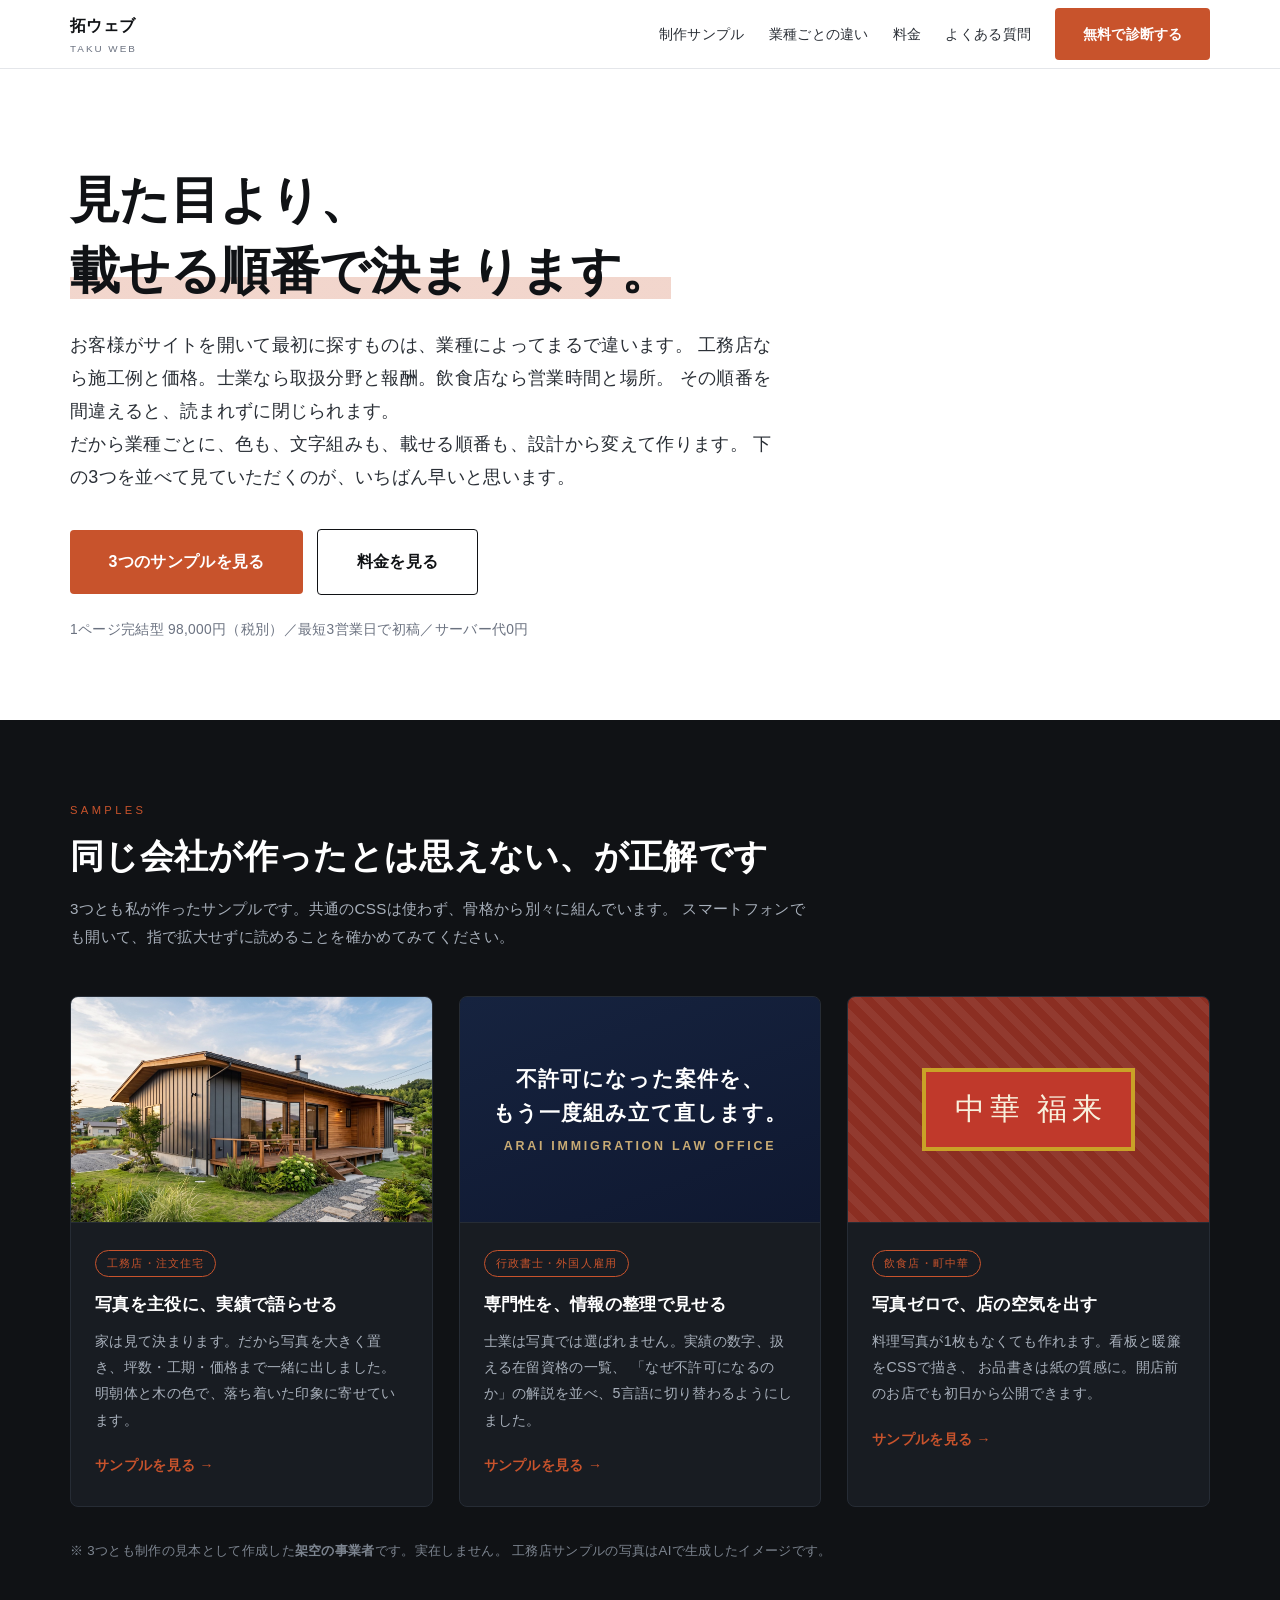
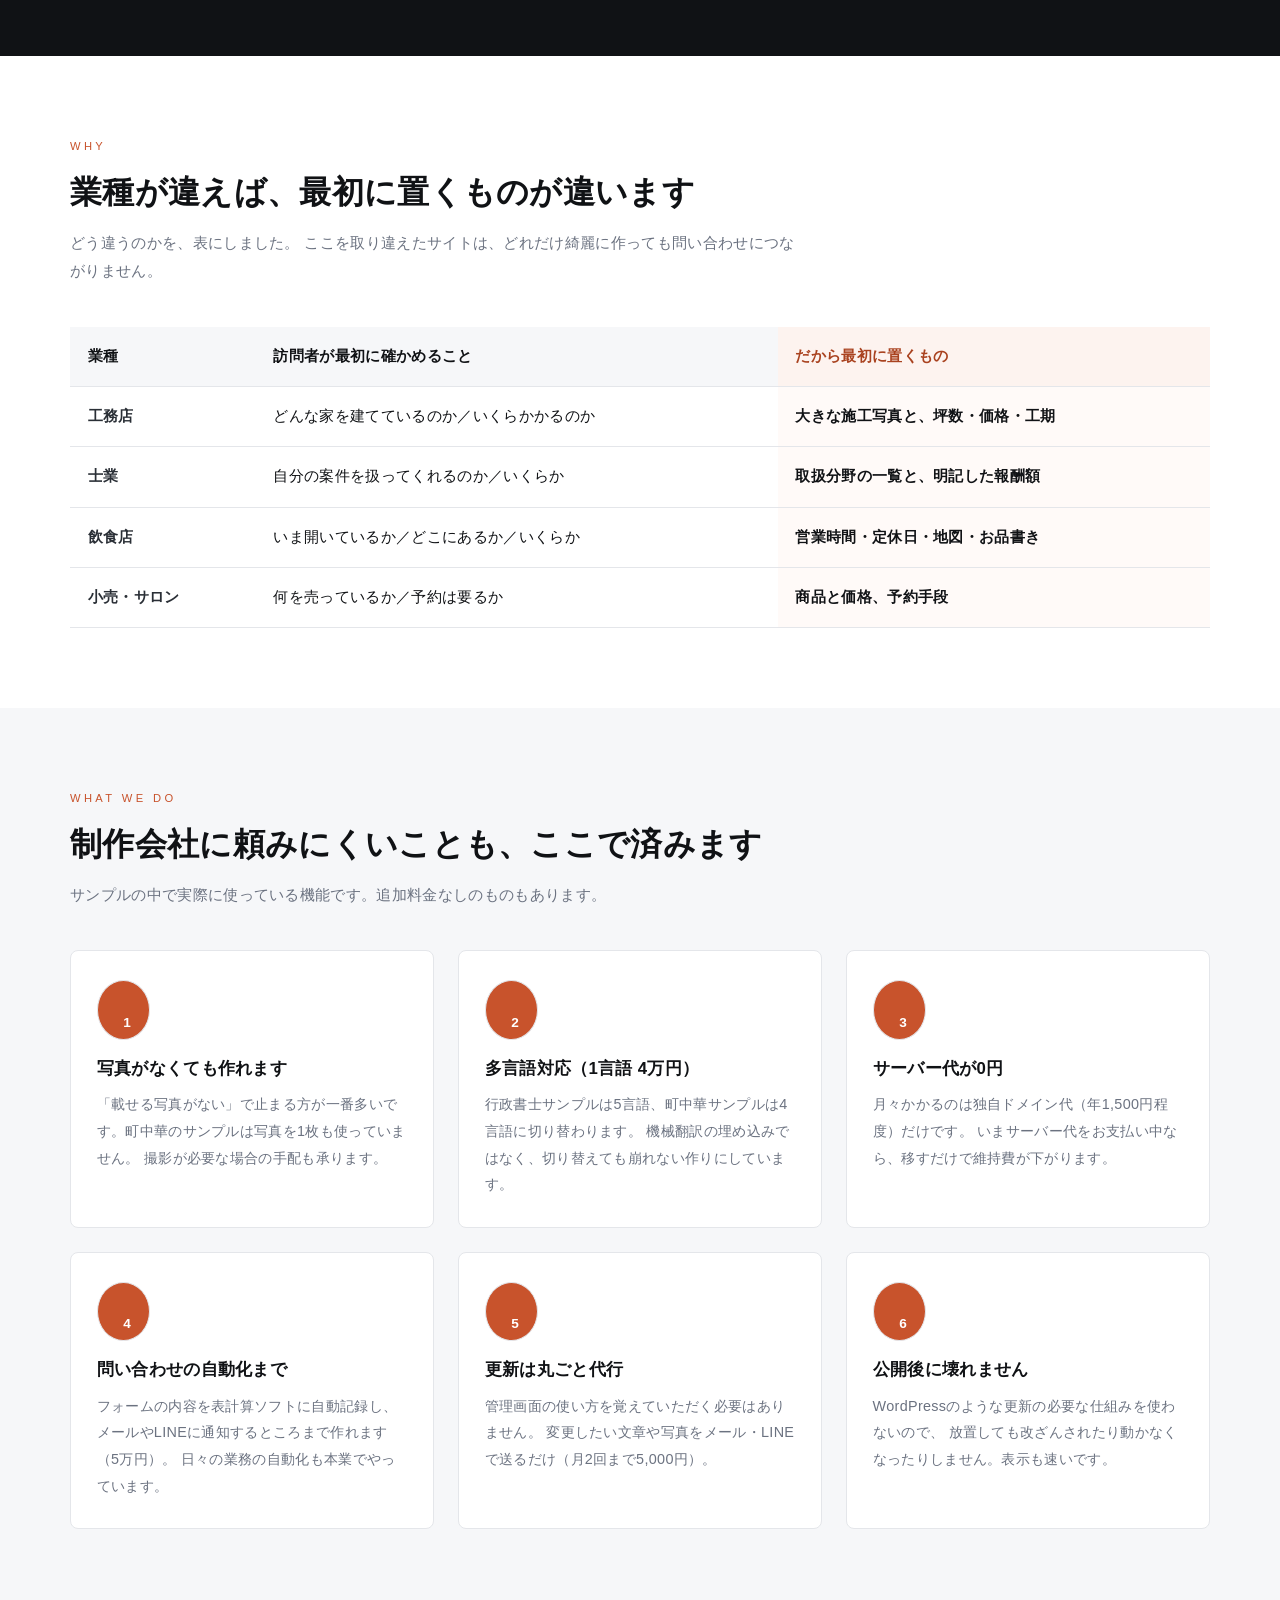
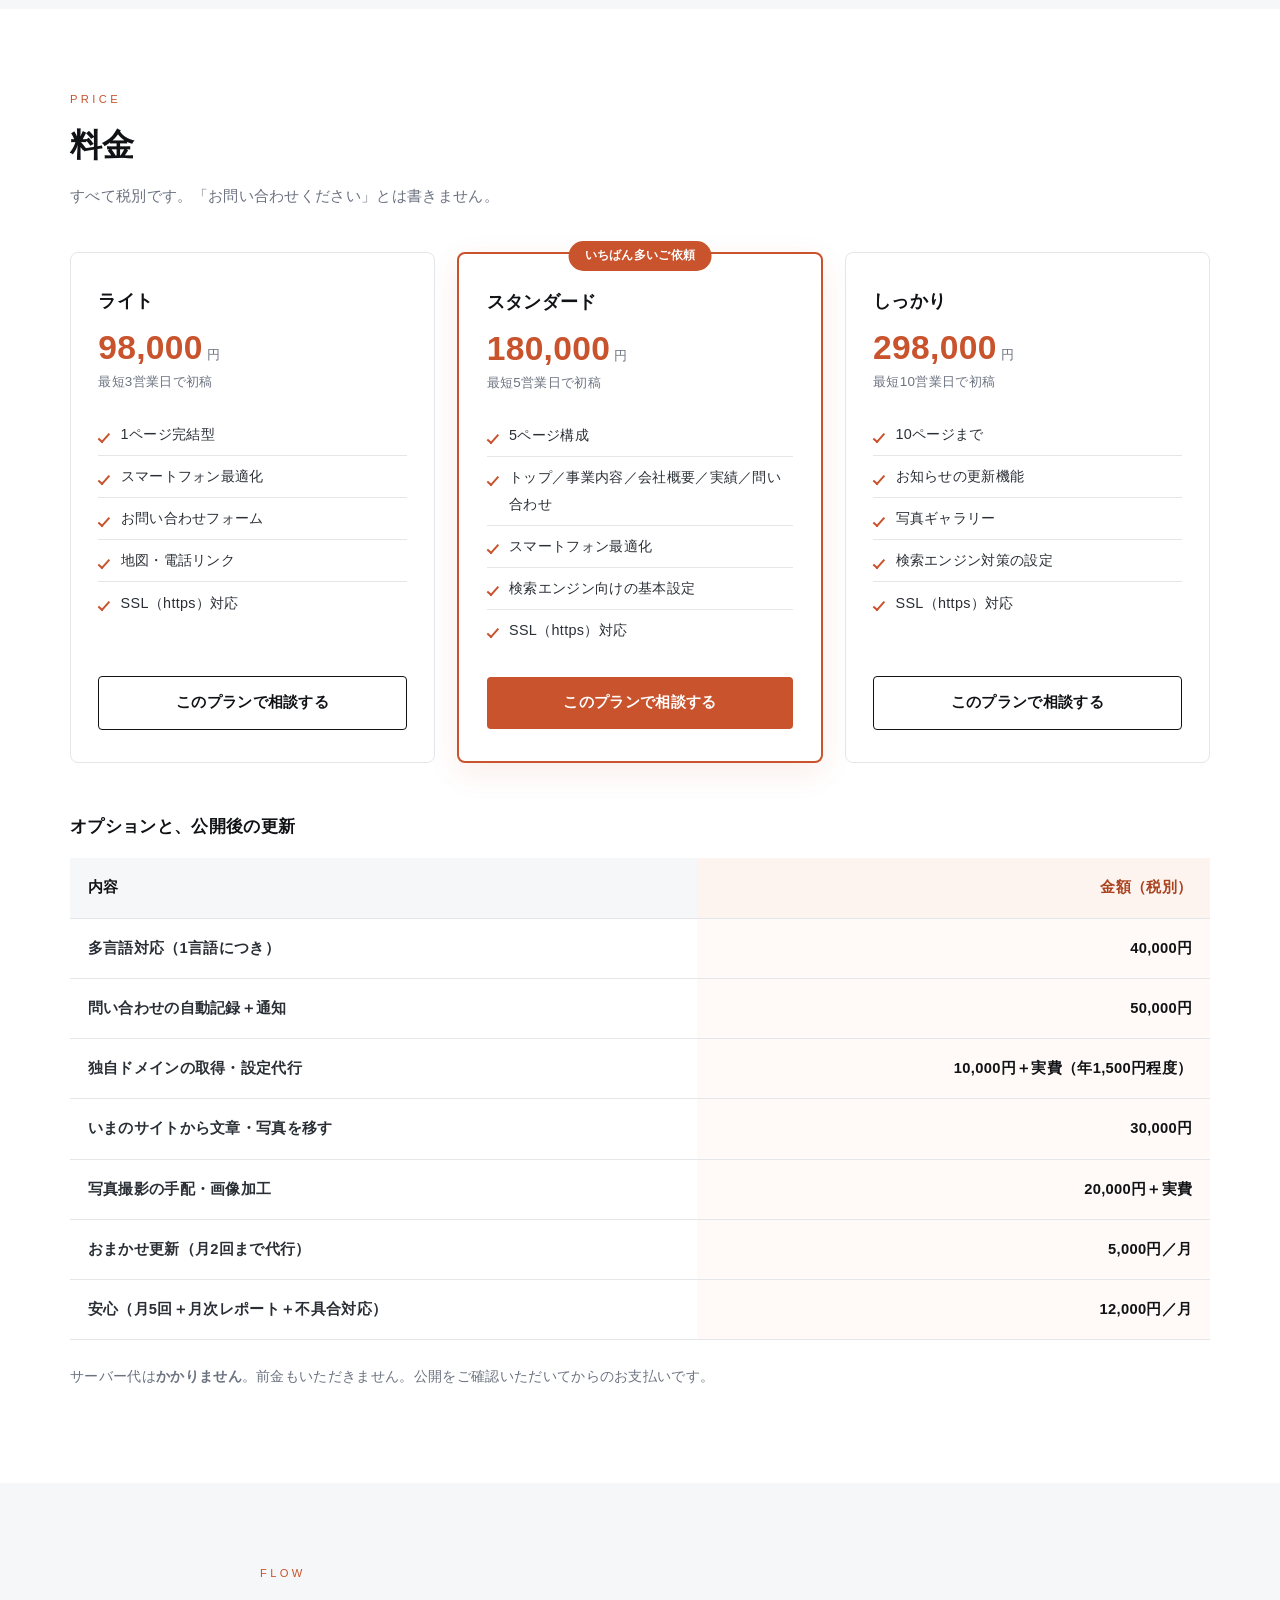
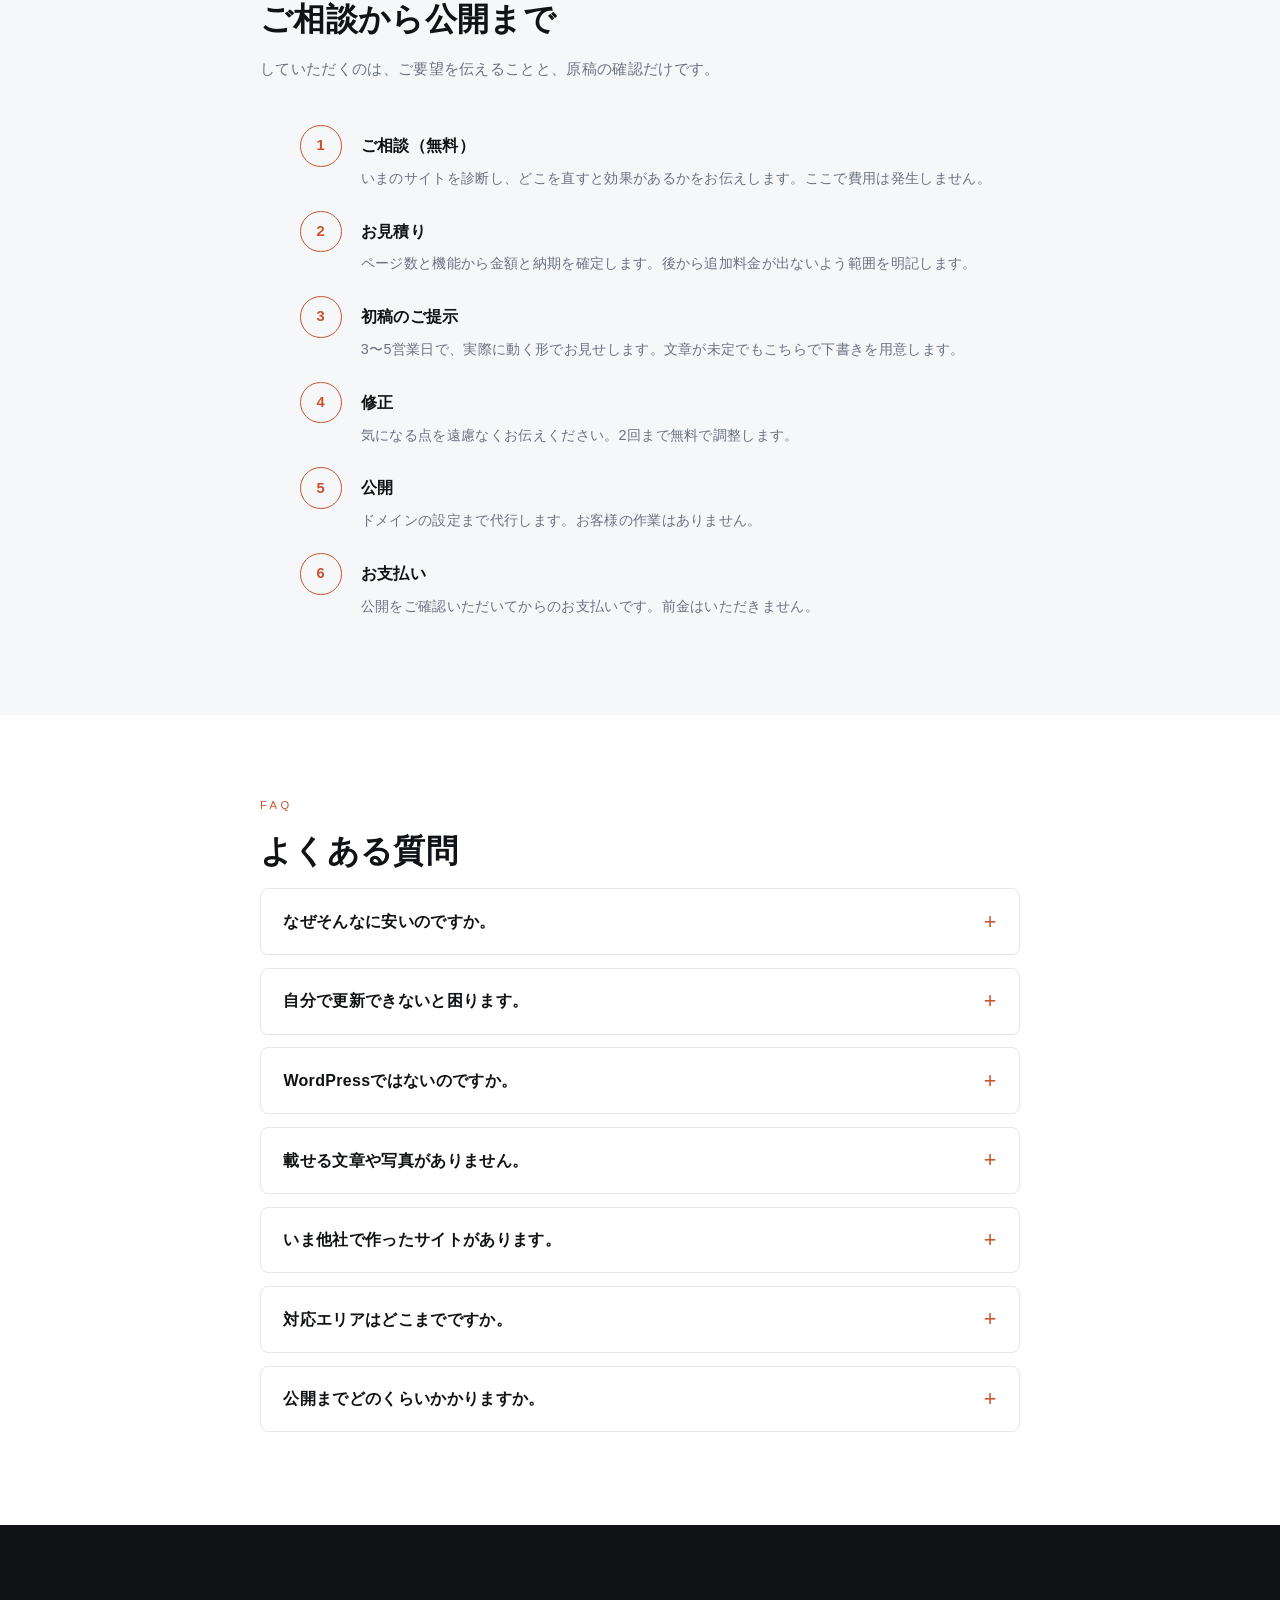
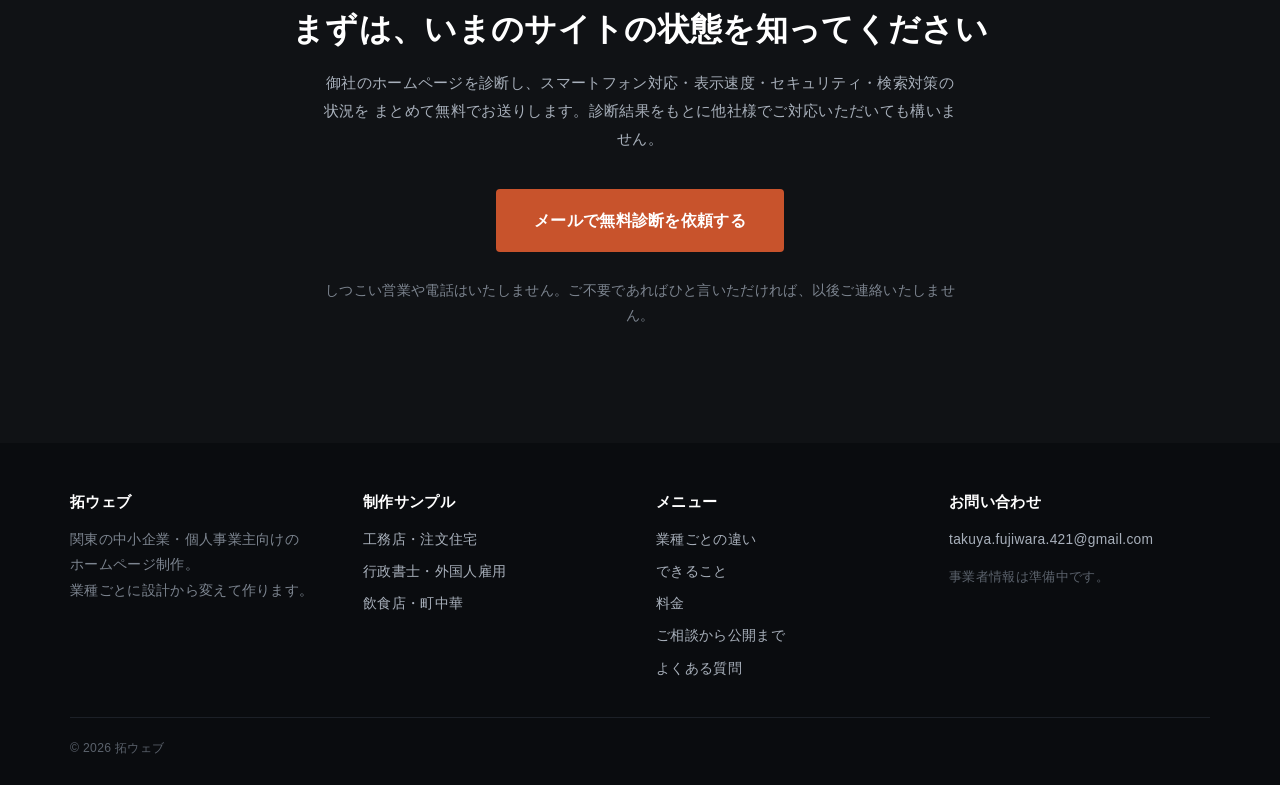
<file: index.html>
<!DOCTYPE html>
<html lang="ja">
<head>
<meta charset="UTF-8">
<meta name="viewport" content="width=device-width, initial-scale=1">
<title>拓ウェブ｜業種ごとに設計から変えるホームページ制作</title>
<meta name="description" content="テンプレートに当てはめません。工務店・士業・飲食店、それぞれ設計から変えて作ります。1ページ完結型9.8万円から、最短3営業日。関東の中小企業・個人事業主向け。">
<meta property="og:title" content="拓ウェブ｜業種ごとに設計から変えるホームページ制作">
<meta property="og:description" content="テンプレートに当てはめません。3業種の制作サンプルを公開中。9.8万円から・最短3営業日。">
<meta property="og:type" content="website">
<style>
/* ============================================================
   自社サイト
   3つのデモ（工務店＝写真主役／士業＝情報の整理／町中華＝看板と紙）の
   どれとも被らない見た目にする。ここが似ていると「結局テンプレか」と思われるため。
   狙い：黒に近い墨色＋余白。作例そのものを主役に置く。
   ============================================================ */
*,*::before,*::after{box-sizing:border-box}
:root{
  --ink:#101215;
  --ink-2:#2a2f36;
  --gray:#6b7280;
  --line:#e4e6ea;
  --paper:#fff;
  --paper-2:#f6f7f9;
  --accent:#c8532c;    /* 朱に近いオレンジ。3デモのどの主役色とも重ならない */
  --accent-d:#a9421f;
}
html{-webkit-text-size-adjust:100%;scroll-behavior:smooth}
html,body{overflow-x:clip;max-width:100%}
body{margin:0;background:var(--paper);color:var(--ink);font-size:16px;line-height:1.85;
  letter-spacing:.02em;
  font-family:"Helvetica Neue",Helvetica,Arial,
              "Hiragino Kaku Gothic ProN","Hiragino Sans","Yu Gothic",Meiryo,sans-serif}
img{max-width:100%;height:auto;display:block}
a{color:var(--accent)}
.wrap{width:min(1140px,100% - 2.4rem);margin-inline:auto}
.narrow{width:min(760px,100% - 2.4rem);margin-inline:auto}

/* ---- ヘッダー ---- */
.hd{position:sticky;top:0;z-index:50;background:rgba(255,255,255,.93);
  backdrop-filter:saturate(1.5) blur(12px);border-bottom:1px solid var(--line)}
.hd .wrap{display:flex;align-items:center;justify-content:space-between;min-height:68px;gap:1rem}
.brand{text-decoration:none;color:var(--ink);font-weight:700;font-size:1.02rem;letter-spacing:.02em}
.brand span{display:block;font-size:.62rem;color:var(--gray);letter-spacing:.2em;font-weight:400}
.hd nav{display:flex;gap:1.5rem;align-items:center}
.hd nav a{color:var(--ink-2);text-decoration:none;font-size:.88rem}
.hd nav a:hover{color:var(--accent)}
.btn{display:inline-block;background:var(--accent);color:#fff!important;text-decoration:none;
  padding:.8rem 1.7rem;border-radius:4px;font-weight:700;font-size:.92rem;
  transition:background .18s,transform .18s}
.btn:hover{background:var(--accent-d);transform:translateY(-1px)}
.btn-l{padding:1.05rem 2.4rem;font-size:1rem}
.btn-o{background:transparent;color:var(--ink)!important;border:1.5px solid var(--ink)}
.btn-o:hover{background:var(--ink);color:#fff!important}
@media(max-width:900px){.hd nav a:not(.btn){display:none}}

/* ---- ヒーロー ---- */
.hero{padding:clamp(3.5rem,9vw,6rem) 0 clamp(2.5rem,6vw,4rem)}
.hero h1{font-size:clamp(1.75rem,5vw,3.15rem);line-height:1.4;margin:0 0 1.4rem;
  letter-spacing:-.01em;font-weight:700}
.hero h1 mark{background:linear-gradient(transparent 62%,rgba(200,83,44,.24) 62%);color:inherit}
.hero .lead{font-size:clamp(.98rem,2.2vw,1.12rem);color:var(--ink-2);margin:0 0 2.2rem;max-width:44rem}
.hero-actions{display:flex;gap:.9rem;flex-wrap:wrap;align-items:center}
.hero .note{margin-top:1.4rem;font-size:.86rem;color:var(--gray)}

/* ---- 作例：主役 ---- */
.works{background:var(--ink);color:#fff;padding:clamp(3rem,8vw,5rem) 0}
.works .lbl{font-size:.7rem;letter-spacing:.3em;color:var(--accent);display:block;margin-bottom:.7rem}
.works h2{font-size:clamp(1.4rem,3.6vw,2.1rem);margin:0 0 .8rem;line-height:1.5}
.works .sub{color:#a8b0bb;margin:0 0 2.8rem;max-width:46rem;font-size:.95rem}
.wgrid{display:grid;grid-template-columns:repeat(auto-fit,minmax(300px,1fr));gap:1.6rem}
.wcard{background:#181c22;border:1px solid #262c35;border-radius:8px;overflow:hidden;
  text-decoration:none;color:#fff;display:flex;flex-direction:column;
  transition:transform .25s ease,border-color .25s ease}
.wcard:hover{transform:translateY(-4px);border-color:var(--accent)}
.wthumb{aspect-ratio:16/10;position:relative;overflow:hidden;display:grid;place-items:center;
  border-bottom:1px solid #262c35}
.wthumb img{width:100%;height:100%;object-fit:cover}
/* 写真が無いデモは、そのサイトの色をそのまま出して個性を見せる */
.wthumb.chuka{background:#8b2e22;
  background-image:repeating-linear-gradient(45deg,rgba(255,255,255,.06) 0 8px,transparent 8px 16px)}
.wthumb.chuka b{border:4px solid #c9a227;background:#c0392b;color:#f8f0dc;
  font-family:"Hiragino Mincho ProN","Yu Mincho",serif;font-weight:400;
  font-size:1.9rem;letter-spacing:.16em;text-indent:.16em;padding:.6rem 1.5rem}
.wthumb.gyosei{background:linear-gradient(160deg,#16233f,#0f1830)}
.wthumb.gyosei b{color:#fff;font-size:1.3rem;letter-spacing:.05em;text-align:center;padding:0 1.5rem;line-height:1.6}
.wthumb.gyosei b em{font-style:normal;color:#c9ab74;display:block;font-size:.78rem;letter-spacing:.22em;margin-top:.5rem}
.wbody{padding:1.5rem 1.5rem 1.7rem}
.wtag{display:inline-block;font-size:.7rem;letter-spacing:.1em;color:var(--accent);
  border:1px solid var(--accent);padding:.15rem .7rem;border-radius:99px;margin-bottom:.9rem}
.wcard h3{margin:0 0 .6rem;font-size:1.08rem;line-height:1.55}
.wcard p{margin:0;color:#a8b0bb;font-size:.89rem}
.wcard .go{margin-top:1.2rem;color:var(--accent);font-weight:700;font-size:.88rem}
.works .caveat{margin-top:2rem;color:#7d8590;font-size:.83rem}

/* ---- 共通セクション ---- */
section{padding:clamp(3rem,8vw,5rem) 0}
.sec-lbl{display:block;font-size:.7rem;letter-spacing:.3em;color:var(--accent);margin-bottom:.7rem}
.sec-h{font-size:clamp(1.35rem,3.4vw,2rem);margin:0 0 .8rem;line-height:1.5}
.sec-p{color:var(--gray);margin:0 0 2.6rem;max-width:46rem;font-size:.95rem}

/* ---- 比較表 ---- */
.cmp{overflow-x:auto}
.cmp table{border-collapse:collapse;width:100%;min-width:600px;font-size:.92rem}
.cmp th,.cmp td{padding:1rem 1.1rem;border-bottom:1px solid var(--line);text-align:left;vertical-align:top}
.cmp thead th{background:var(--paper-2);font-weight:700;white-space:nowrap}
.cmp thead th:last-child{background:#fdf3ef;color:var(--accent-d)}
.cmp td:last-child{background:#fffaf8;font-weight:700}
.cmp tbody th{font-weight:700;white-space:nowrap;color:var(--ink-2)}

/* ---- できること ---- */
.can{display:grid;grid-template-columns:repeat(auto-fit,minmax(280px,1fr));gap:1.5rem}
.can div{border:1px solid var(--line);border-radius:8px;padding:1.8rem 1.6rem;background:var(--paper)}
.can .n{width:2rem;height:2rem;border-radius:50%;background:var(--accent);color:#fff;
  display:grid;place-items:center;font-size:.85rem;font-weight:700;margin-bottom:1rem}
.can h3{margin:0 0 .6rem;font-size:1.05rem;line-height:1.55}
.can p{margin:0;color:var(--gray);font-size:.9rem}

/* ---- 料金 ---- */
.plans{display:grid;grid-template-columns:repeat(auto-fit,minmax(270px,1fr));gap:1.4rem}
.plan{border:1px solid var(--line);border-radius:8px;padding:2rem 1.7rem;display:flex;flex-direction:column;background:var(--paper)}
.plan.pick{border:2px solid var(--accent);position:relative;box-shadow:0 10px 30px rgba(200,83,44,.1)}
.plan.pick::after{content:"いちばん多いご依頼";position:absolute;top:-.8rem;left:50%;
  transform:translateX(-50%);background:var(--accent);color:#fff;font-size:.72rem;font-weight:700;
  padding:.28rem 1rem;border-radius:99px;white-space:nowrap}
.plan h3{margin:0 0 .2rem;font-size:1.1rem}
.plan .amt{font-size:2.1rem;font-weight:700;color:var(--accent);margin:.5rem 0 .1rem;line-height:1.2}
.plan .amt small{font-size:.8rem;color:var(--gray);font-weight:400}
.plan .term{font-size:.84rem;color:var(--gray);margin-bottom:1.2rem}
.plan ul{list-style:none;padding:0;margin:0 0 1.6rem;font-size:.9rem}
.plan li{padding:.45rem 0 .45rem 1.4rem;position:relative;color:var(--ink-2);border-top:1px solid var(--line)}
.plan li:first-child{border-top:0}
.plan li::before{content:"";position:absolute;left:.2rem;top:1.02rem;width:.4rem;height:.72rem;
  border-right:2px solid var(--accent);border-bottom:2px solid var(--accent);transform:rotate(42deg)}
.plan .btn{margin-top:auto;text-align:center}

/* ---- 流れ ---- */
.steps{counter-reset:s;display:grid;gap:1.2rem}
.steps li{list-style:none;display:grid;grid-template-columns:2.6rem 1fr;gap:1.2rem;align-items:start}
.steps li::before{counter-increment:s;content:counter(s);width:2.6rem;height:2.6rem;
  border-radius:50%;border:1.5px solid var(--accent);color:var(--accent);
  display:grid;place-items:center;font-weight:700;font-size:.92rem}
.steps h4{margin:.3rem 0 .3rem;font-size:1.02rem}
.steps p{margin:0;color:var(--gray);font-size:.9rem}

/* ---- FAQ ---- */
details{border:1px solid var(--line);border-radius:8px;padding:1.1rem 1.4rem;margin-bottom:.8rem;background:var(--paper)}
details[open]{background:var(--paper-2)}
summary{cursor:pointer;font-weight:700;list-style:none;position:relative;padding-right:2rem}
summary::-webkit-details-marker{display:none}
summary::after{content:"+";position:absolute;right:0;top:50%;transform:translateY(-50%);
  color:var(--accent);font-size:1.35rem;line-height:1;font-weight:400}
details[open] summary::after{content:"−"}
details p{margin:.9rem 0 0;color:var(--ink-2);font-size:.93rem}

/* ---- CTA ---- */
.cta{background:var(--ink);color:#fff;text-align:center}
.cta h2{font-size:clamp(1.3rem,3.4vw,2rem);margin:0 0 1rem;line-height:1.5}
.cta p{color:#a8b0bb;margin:0 auto 2.2rem;max-width:40rem;font-size:.95rem}
.cta .btn{background:var(--accent)}
.cta .small{margin-top:1.6rem;font-size:.85rem;color:#7d8590}

footer{background:#0a0c0f;color:#7d8590;padding:2.8rem 0 1.6rem;font-size:.86rem}
footer .cols{display:grid;grid-template-columns:repeat(auto-fit,minmax(210px,1fr));gap:2rem;margin-bottom:1.8rem}
footer h5{color:#fff;margin:0 0 .7rem;font-size:.94rem}
footer ul{list-style:none;padding:0;margin:0}
footer li{margin-bottom:.42rem}
footer a{color:#a8b0bb;text-decoration:none}
footer a:hover{color:#fff}
.copy{border-top:1px solid #1c2027;padding-top:1.2rem;font-size:.76rem;color:#5b626c}

.reveal{opacity:0;transform:translateY(14px);transition:opacity .7s ease,transform .7s ease}
.reveal.in{opacity:1;transform:none}
@media(prefers-reduced-motion:reduce){.reveal{opacity:1;transform:none;transition:none}html{scroll-behavior:auto}}
</style>
</head>
<body>

<header class="hd">
  <div class="wrap">
    <a class="brand" href="./">拓ウェブ<span>TAKU WEB</span></a>
    <nav>
      <a href="#works">制作サンプル</a>
      <a href="#why">業種ごとの違い</a>
      <a href="#price">料金</a>
      <a href="#faq">よくある質問</a>
      <a href="#contact" class="btn">無料で診断する</a>
    </nav>
  </div>
</header>

<div class="hero">
  <div class="wrap">
    <h1>
      見た目より、<br>
      <mark>載せる順番で決まります。</mark>
    </h1>
    <p class="lead">
      お客様がサイトを開いて最初に探すものは、業種によってまるで違います。
      工務店なら施工例と価格。士業なら取扱分野と報酬。飲食店なら営業時間と場所。
      その順番を間違えると、読まれずに閉じられます。<br>
      だから業種ごとに、色も、文字組みも、載せる順番も、設計から変えて作ります。
      下の3つを並べて見ていただくのが、いちばん早いと思います。
    </p>
    <div class="hero-actions">
      <a href="#works" class="btn btn-l">3つのサンプルを見る</a>
      <a href="#price" class="btn btn-l btn-o">料金を見る</a>
    </div>
    <p class="note">1ページ完結型 98,000円（税別）／最短3営業日で初稿／サーバー代0円</p>
  </div>
</div>

<!-- ============================ 作例 -->
<section class="works" id="works">
  <div class="wrap">
    <span class="lbl">SAMPLES</span>
    <h2>同じ会社が作ったとは思えない、が正解です</h2>
    <p class="sub">
      3つとも私が作ったサンプルです。共通のCSSは使わず、骨格から別々に組んでいます。
      スマートフォンでも開いて、指で拡大せずに読めることを確かめてみてください。
    </p>

    <div class="wgrid">
      <a class="wcard" href="demo/koumuten/">
        <div class="wthumb">
          <img src="demo/koumuten/img/02-kogai-hiraya.jpg" alt="工務店サンプルのトップ画面。郊外の平屋の写真" loading="lazy">
        </div>
        <div class="wbody">
          <span class="wtag">工務店・注文住宅</span>
          <h3>写真を主役に、実績で語らせる</h3>
          <p>
            家は見て決まります。だから写真を大きく置き、坪数・工期・価格まで一緒に出しました。
            明朝体と木の色で、落ち着いた印象に寄せています。
          </p>
          <div class="go">サンプルを見る →</div>
        </div>
      </a>

      <a class="wcard" href="demo/gyosei/">
        <div class="wthumb gyosei">
          <b>不許可になった案件を、<br>もう一度組み立て直します。<em>ARAI IMMIGRATION LAW OFFICE</em></b>
        </div>
        <div class="wbody">
          <span class="wtag">行政書士・外国人雇用</span>
          <h3>専門性を、情報の整理で見せる</h3>
          <p>
            士業は写真では選ばれません。実績の数字、扱える在留資格の一覧、
            「なぜ不許可になるのか」の解説を並べ、5言語に切り替わるようにしました。
          </p>
          <div class="go">サンプルを見る →</div>
        </div>
      </a>

      <a class="wcard" href="demo/chuka/">
        <div class="wthumb chuka">
          <b>中華 福来</b>
        </div>
        <div class="wbody">
          <span class="wtag">飲食店・町中華</span>
          <h3>写真ゼロで、店の空気を出す</h3>
          <p>
            料理写真が1枚もなくても作れます。看板と暖簾をCSSで描き、
            お品書きは紙の質感に。開店前のお店でも初日から公開できます。
          </p>
          <div class="go">サンプルを見る →</div>
        </div>
      </a>
    </div>

    <p class="caveat">
      ※ 3つとも制作の見本として作成した<strong>架空の事業者</strong>です。実在しません。
      工務店サンプルの写真はAIで生成したイメージです。
    </p>
  </div>
</section>

<!-- ============================ なぜ -->
<section id="why">
  <div class="wrap">
    <div class="reveal">
      <span class="sec-lbl">WHY</span>
      <h2 class="sec-h">業種が違えば、最初に置くものが違います</h2>
      <p class="sec-p">
        どう違うのかを、表にしました。
        ここを取り違えたサイトは、どれだけ綺麗に作っても問い合わせにつながりません。
      </p>
    </div>
    <div class="cmp reveal">
      <table>
        <thead>
          <tr><th>業種</th><th>訪問者が最初に確かめること</th><th>だから最初に置くもの</th></tr>
        </thead>
        <tbody>
          <tr><th>工務店</th><td>どんな家を建てているのか／いくらかかるのか</td><td>大きな施工写真と、坪数・価格・工期</td></tr>
          <tr><th>士業</th><td>自分の案件を扱ってくれるのか／いくらか</td><td>取扱分野の一覧と、明記した報酬額</td></tr>
          <tr><th>飲食店</th><td>いま開いているか／どこにあるか／いくらか</td><td>営業時間・定休日・地図・お品書き</td></tr>
          <tr><th>小売・サロン</th><td>何を売っているか／予約は要るか</td><td>商品と価格、予約手段</td></tr>
        </tbody>
      </table>
    </div>
  </div>
</section>

<!-- ============================ できること -->
<section id="can" style="background:var(--paper-2)">
  <div class="wrap">
    <div class="reveal">
      <span class="sec-lbl">WHAT WE DO</span>
      <h2 class="sec-h">制作会社に頼みにくいことも、ここで済みます</h2>
      <p class="sec-p">サンプルの中で実際に使っている機能です。追加料金なしのものもあります。</p>
    </div>
    <div class="can reveal">
      <div>
        <div class="n">1</div>
        <h3>写真がなくても作れます</h3>
        <p>
          「載せる写真がない」で止まる方が一番多いです。町中華のサンプルは写真を1枚も使っていません。
          撮影が必要な場合の手配も承ります。
        </p>
      </div>
      <div>
        <div class="n">2</div>
        <h3>多言語対応（1言語 4万円）</h3>
        <p>
          行政書士サンプルは5言語、町中華サンプルは4言語に切り替わります。
          機械翻訳の埋め込みではなく、切り替えても崩れない作りにしています。
        </p>
      </div>
      <div>
        <div class="n">3</div>
        <h3>サーバー代が0円</h3>
        <p>
          月々かかるのは独自ドメイン代（年1,500円程度）だけです。
          いまサーバー代をお支払い中なら、移すだけで維持費が下がります。
        </p>
      </div>
      <div>
        <div class="n">4</div>
        <h3>問い合わせの自動化まで</h3>
        <p>
          フォームの内容を表計算ソフトに自動記録し、メールやLINEに通知するところまで作れます（5万円）。
          日々の業務の自動化も本業でやっています。
        </p>
      </div>
      <div>
        <div class="n">5</div>
        <h3>更新は丸ごと代行</h3>
        <p>
          管理画面の使い方を覚えていただく必要はありません。
          変更したい文章や写真をメール・LINEで送るだけ（月2回まで5,000円）。
        </p>
      </div>
      <div>
        <div class="n">6</div>
        <h3>公開後に壊れません</h3>
        <p>
          WordPressのような更新の必要な仕組みを使わないので、
          放置しても改ざんされたり動かなくなったりしません。表示も速いです。
        </p>
      </div>
    </div>
  </div>
</section>

<!-- ============================ 料金 -->
<section id="price">
  <div class="wrap">
    <div class="reveal">
      <span class="sec-lbl">PRICE</span>
      <h2 class="sec-h">料金</h2>
      <p class="sec-p">すべて税別です。「お問い合わせください」とは書きません。</p>
    </div>
    <div class="plans reveal">
      <div class="plan">
        <h3>ライト</h3>
        <div class="amt">98,000<small> 円</small></div>
        <div class="term">最短3営業日で初稿</div>
        <ul>
          <li>1ページ完結型</li><li>スマートフォン最適化</li><li>お問い合わせフォーム</li>
          <li>地図・電話リンク</li><li>SSL（https）対応</li>
        </ul>
        <a href="#contact" class="btn btn-o">このプランで相談する</a>
      </div>
      <div class="plan pick">
        <h3>スタンダード</h3>
        <div class="amt">180,000<small> 円</small></div>
        <div class="term">最短5営業日で初稿</div>
        <ul>
          <li>5ページ構成</li><li>トップ／事業内容／会社概要／実績／問い合わせ</li>
          <li>スマートフォン最適化</li><li>検索エンジン向けの基本設定</li><li>SSL（https）対応</li>
        </ul>
        <a href="#contact" class="btn">このプランで相談する</a>
      </div>
      <div class="plan">
        <h3>しっかり</h3>
        <div class="amt">298,000<small> 円</small></div>
        <div class="term">最短10営業日で初稿</div>
        <ul>
          <li>10ページまで</li><li>お知らせの更新機能</li><li>写真ギャラリー</li>
          <li>検索エンジン対策の設定</li><li>SSL（https）対応</li>
        </ul>
        <a href="#contact" class="btn btn-o">このプランで相談する</a>
      </div>
    </div>

    <h3 style="margin:3rem 0 1rem;font-size:1.05rem">オプションと、公開後の更新</h3>
    <div class="cmp reveal">
      <table>
        <thead><tr><th>内容</th><th style="text-align:right">金額（税別）</th></tr></thead>
        <tbody>
          <tr><th>多言語対応（1言語につき）</th><td style="text-align:right">40,000円</td></tr>
          <tr><th>問い合わせの自動記録＋通知</th><td style="text-align:right">50,000円</td></tr>
          <tr><th>独自ドメインの取得・設定代行</th><td style="text-align:right">10,000円＋実費（年1,500円程度）</td></tr>
          <tr><th>いまのサイトから文章・写真を移す</th><td style="text-align:right">30,000円</td></tr>
          <tr><th>写真撮影の手配・画像加工</th><td style="text-align:right">20,000円＋実費</td></tr>
          <tr><th>おまかせ更新（月2回まで代行）</th><td style="text-align:right">5,000円／月</td></tr>
          <tr><th>安心（月5回＋月次レポート＋不具合対応）</th><td style="text-align:right">12,000円／月</td></tr>
        </tbody>
      </table>
    </div>
    <p style="margin-top:1.4rem;color:var(--gray);font-size:.88rem">
      サーバー代は<strong>かかりません</strong>。前金もいただきません。公開をご確認いただいてからのお支払いです。
    </p>
  </div>
</section>

<!-- ============================ 流れ -->
<section id="flow" style="background:var(--paper-2)">
  <div class="narrow">
    <div class="reveal">
      <span class="sec-lbl">FLOW</span>
      <h2 class="sec-h">ご相談から公開まで</h2>
      <p class="sec-p">していただくのは、ご要望を伝えることと、原稿の確認だけです。</p>
    </div>
    <ol class="steps reveal">
      <li><div><h4>ご相談（無料）</h4><p>いまのサイトを診断し、どこを直すと効果があるかをお伝えします。ここで費用は発生しません。</p></div></li>
      <li><div><h4>お見積り</h4><p>ページ数と機能から金額と納期を確定します。後から追加料金が出ないよう範囲を明記します。</p></div></li>
      <li><div><h4>初稿のご提示</h4><p>3〜5営業日で、実際に動く形でお見せします。文章が未定でもこちらで下書きを用意します。</p></div></li>
      <li><div><h4>修正</h4><p>気になる点を遠慮なくお伝えください。2回まで無料で調整します。</p></div></li>
      <li><div><h4>公開</h4><p>ドメインの設定まで代行します。お客様の作業はありません。</p></div></li>
      <li><div><h4>お支払い</h4><p>公開をご確認いただいてからのお支払いです。前金はいただきません。</p></div></li>
    </ol>
  </div>
</section>

<!-- ============================ FAQ -->
<section id="faq">
  <div class="narrow">
    <div class="reveal">
      <span class="sec-lbl">FAQ</span>
      <h2 class="sec-h">よくある質問</h2>
    </div>
    <details class="reveal"><summary>なぜそんなに安いのですか。</summary>
      <p>営業担当も下請けも介さず、受付から制作までを一人で行っているためです。加えてコードの作成にAI開発ツールを使い、作業時間を大きく短縮しています。品質を落として安くしているわけではありません。</p></details>
    <details class="reveal"><summary>自分で更新できないと困ります。</summary>
      <p>更新はこちらで代行します（月2回まで5,000円）。変更したい内容をメールやLINEで送っていただくだけです。正直なところ、管理画面をお渡ししたサイトの多くは、使い方を覚える手間が壁になって更新されなくなります。その負担ごと無くすほうが、情報は新しく保たれます。</p></details>
    <details class="reveal"><summary>WordPressではないのですか。</summary>
      <p>使いません。WordPressは更新を怠ると改ざんや乗っ取りの対象になります。こちらは攻撃される部品を持たない作り方なので、放置しても壊れず、表示も速く、月額費用もかかりません。</p></details>
    <details class="reveal"><summary>載せる文章や写真がありません。</summary>
      <p>文章はこちらで下書きを作ります。事業内容を口頭でお聞かせいただければ大丈夫です。写真も、無くても成立するデザインで作れます（町中華のサンプルは写真を1枚も使っていません）。</p></details>
    <details class="reveal"><summary>いま他社で作ったサイトがあります。</summary>
      <p>移せます。文章や写真の引き継ぎも承ります（30,000円）。独自ドメインをお持ちならそのままお使いいただけます。毎月サーバー費用をお支払い中の場合、移行で維持費が下がることが多いです。</p></details>
    <details class="reveal"><summary>対応エリアはどこまでですか。</summary>
      <p>関東を中心に承っていますが、打ち合わせはメール・電話・オンラインで完結するため全国対応可能です。</p></details>
    <details class="reveal"><summary>公開までどのくらいかかりますか。</summary>
      <p>初稿まではライトで3営業日、スタンダードで5営業日。修正のやりとりを挟み、公開までは2週間前後が目安です。お急ぎの事情があればご相談ください。</p></details>
  </div>
</section>

<!-- ============================ CTA -->
<section class="cta" id="contact">
  <div class="narrow">
    <h2>まずは、いまのサイトの状態を知ってください</h2>
    <p>
      御社のホームページを診断し、スマートフォン対応・表示速度・セキュリティ・検索対策の状況を
      まとめて無料でお送りします。診断結果をもとに他社様でご対応いただいても構いません。
    </p>
    <a href="mailto:takuya.fujiwara.421@gmail.com?subject=%E3%83%9B%E3%83%BC%E3%83%A0%E3%83%9A%E3%83%BC%E3%82%B8%E3%81%AE%E7%84%A1%E6%96%99%E8%A8%BA%E6%96%AD%E5%B8%8C%E6%9C%9B&body=%0A%E4%BC%9A%E7%A4%BE%E5%90%8D%EF%BC%9A%0A%E3%81%94%E6%8B%85%E5%BD%93%E8%80%85%E5%90%8D%EF%BC%9A%0A%E3%82%B5%E3%82%A4%E3%83%88URL%EF%BC%9A%0A%E3%81%94%E7%9B%B8%E8%AB%87%E5%86%85%E5%AE%B9%EF%BC%9A%0A" class="btn btn-l">メールで無料診断を依頼する</a>
    <p class="small">しつこい営業や電話はいたしません。ご不要であればひと言いただければ、以後ご連絡いたしません。</p>
  </div>
</section>

<footer>
  <div class="wrap">
    <div class="cols">
      <div>
        <h5>拓ウェブ</h5>
        <p style="margin:0">関東の中小企業・個人事業主向けの<br>ホームページ制作。<br>業種ごとに設計から変えて作ります。</p>
      </div>
      <div>
        <h5>制作サンプル</h5>
        <ul>
          <li><a href="demo/koumuten/">工務店・注文住宅</a></li>
          <li><a href="demo/gyosei/">行政書士・外国人雇用</a></li>
          <li><a href="demo/chuka/">飲食店・町中華</a></li>
        </ul>
      </div>
      <div>
        <h5>メニュー</h5>
        <ul>
          <li><a href="#why">業種ごとの違い</a></li>
          <li><a href="#can">できること</a></li>
          <li><a href="#price">料金</a></li>
          <li><a href="#flow">ご相談から公開まで</a></li>
          <li><a href="#faq">よくある質問</a></li>
        </ul>
      </div>
      <div>
        <h5>お問い合わせ</h5>
        <ul><li><a href="mailto:takuya.fujiwara.421@gmail.com">takuya.fujiwara.421@gmail.com</a></li></ul>
        <!-- ★開業後に「特定商取引法に基づく表記」を追加すること
             （事業者名・所在地・連絡先・支払方法・キャンセル規定） -->
        <p style="margin:.8rem 0 0;font-size:.8rem;color:#5b626c">事業者情報は準備中です。</p>
      </div>
    </div>
    <div class="copy">&copy; 2026 拓ウェブ</div>
  </div>
</footer>

<script>
const io=new IntersectionObserver(es=>{es.forEach(e=>{if(e.isIntersecting){e.target.classList.add('in');io.unobserve(e.target)}})},{threshold:.06});
document.querySelectorAll('.reveal').forEach(el=>io.observe(el));
</script>
<noscript><style>.reveal{opacity:1;transform:none}</style></noscript>
</body>
</html>
</file>
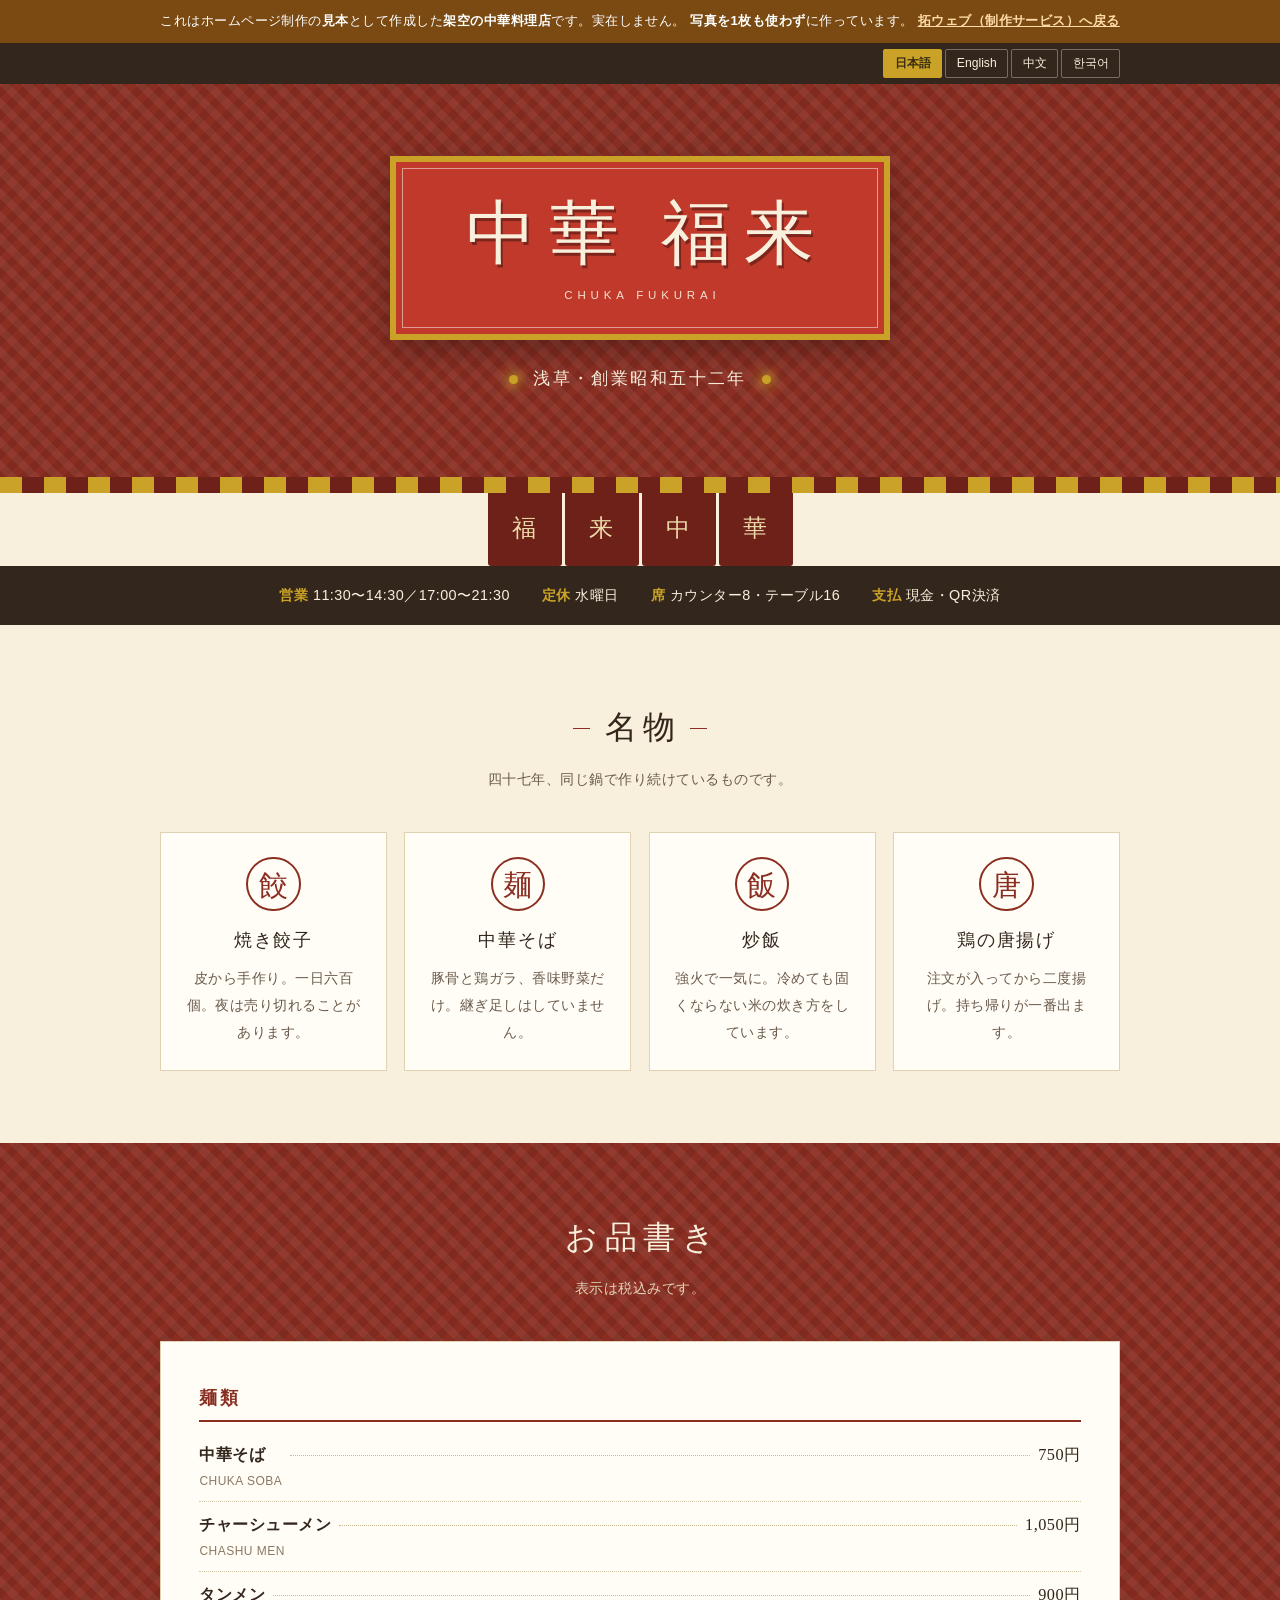
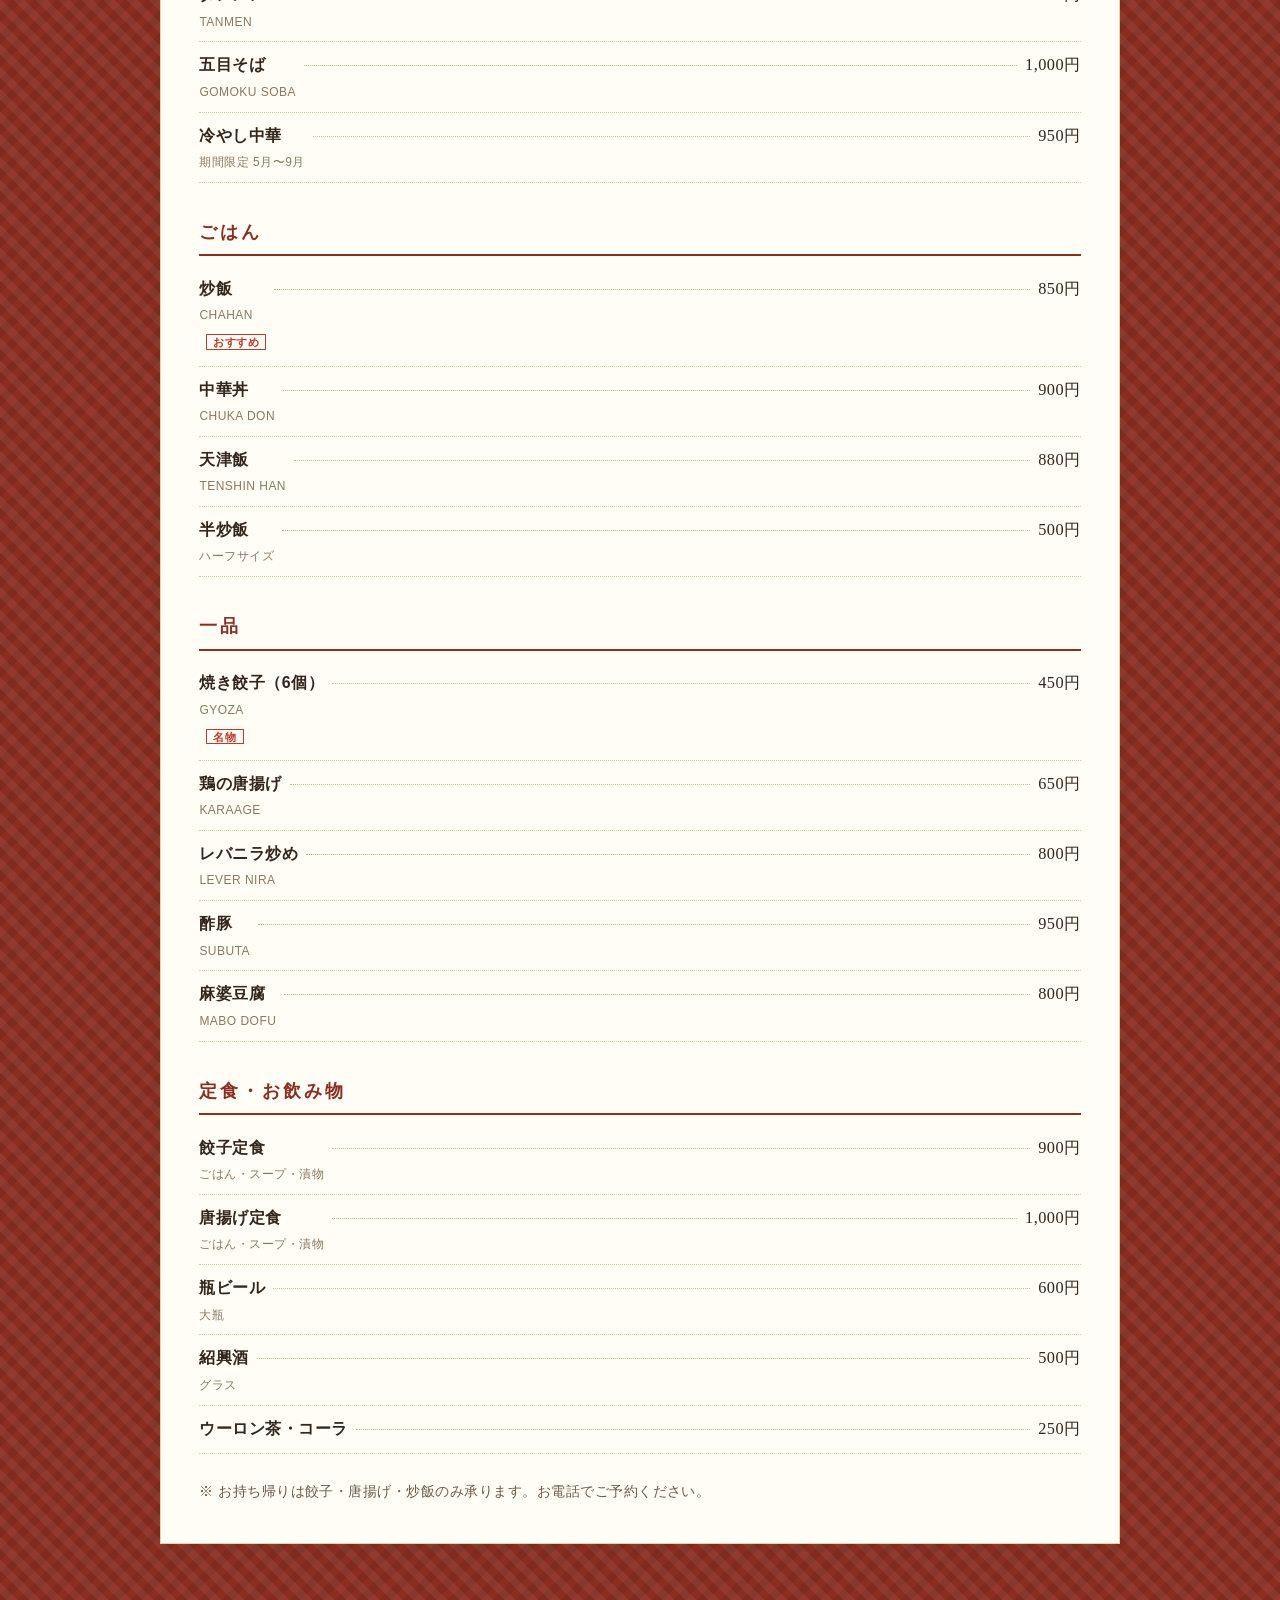
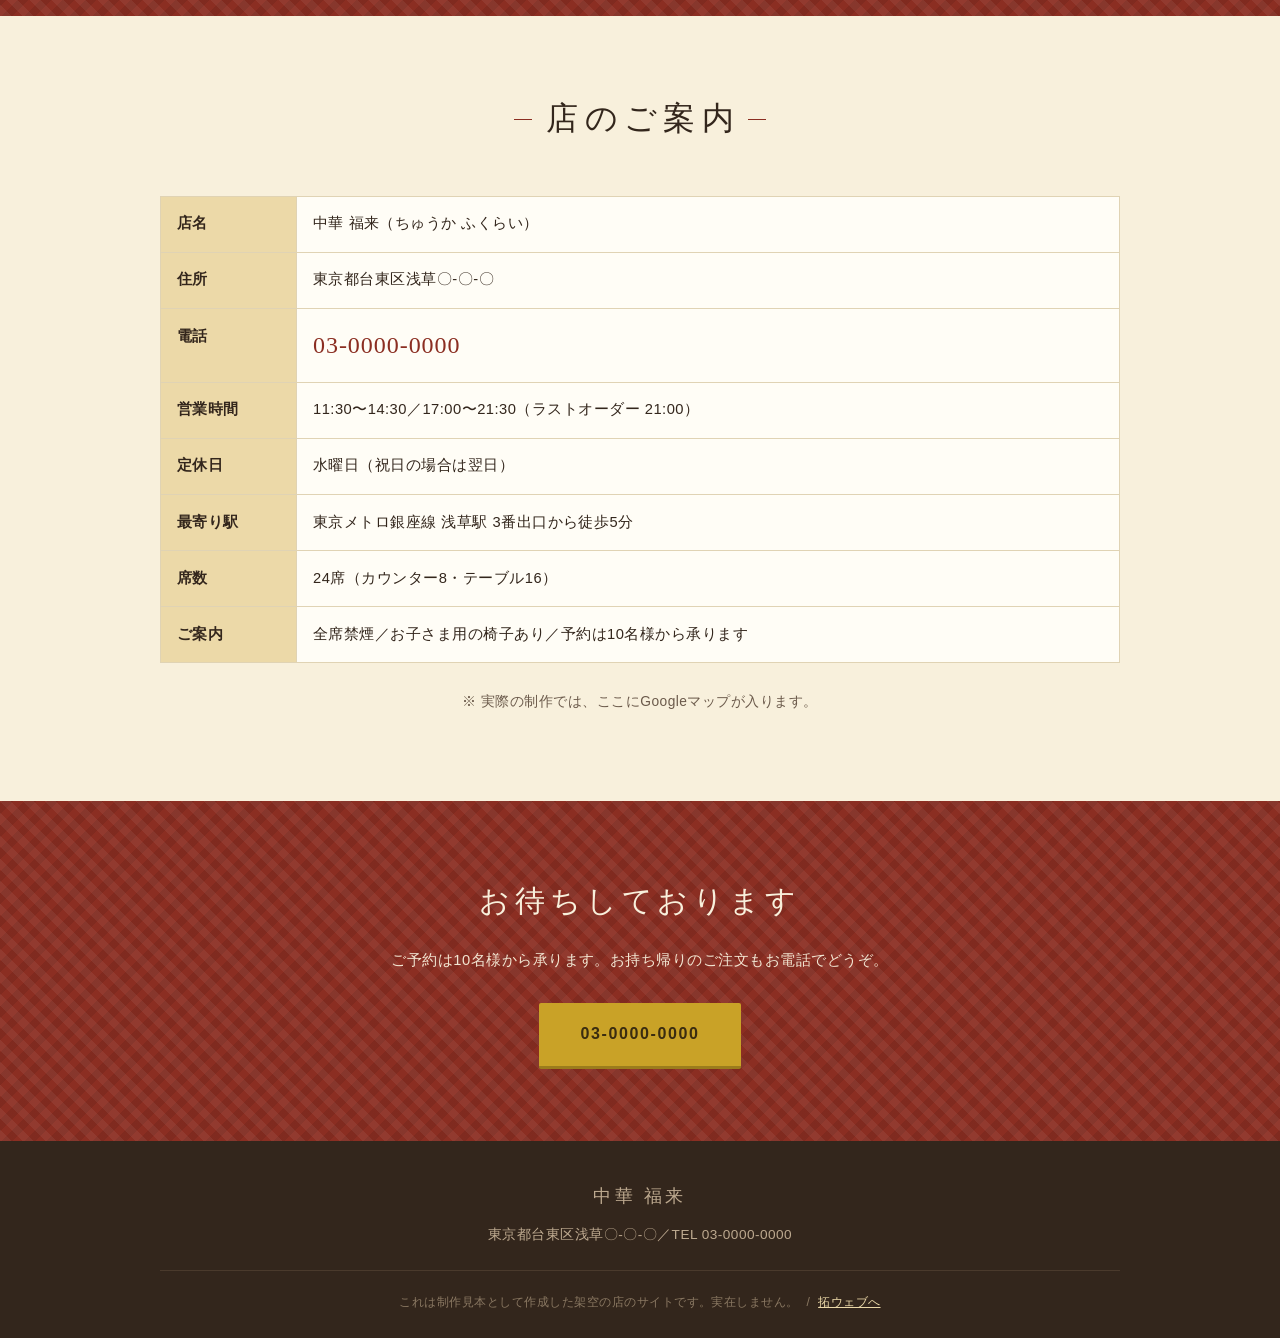
<file: demo/chuka/index.html>
<!DOCTYPE html>
<html lang="ja">
<head>
<meta charset="UTF-8">
<meta name="viewport" content="width=device-width, initial-scale=1">
<title>【制作サンプル】中華 福来｜浅草の町中華</title>
<meta name="description" content="※これはホームページ制作の見本として作成した架空の中華料理店です。実在しません。">
<meta name="robots" content="noindex, nofollow">
<style>
/* ============================================================
   町中華サイト専用スタイル
   共通CSSは使わない。工務店＝写真主役／士業＝情報の整理／町中華＝看板と紙の質感、
   と骨格から分ける。
   ★写真を1枚も使わずに「店の空気」を出す。撮影素材が無いお店でも
     初日から公開できることの証明を兼ねている。
   ============================================================ */
*,*::before,*::after{box-sizing:border-box}
:root{
  --enji:#8b2e22;      /* えんじ */
  --enji-d:#6d2119;
  --shu:#c0392b;       /* 朱 */
  --cream:#f8f0dc;     /* 紙の地 */
  --ochre:#ecd9a8;     /* 黄土 */
  --sumi:#33261c;      /* 墨 */
  --kin:#c9a227;       /* 金 */
  --min:"Hiragino Mincho ProN","Yu Mincho","YuMincho","MS PMincho",serif;
  --go:"Hiragino Kaku Gothic ProN","Hiragino Sans","Yu Gothic",Meiryo,sans-serif;
}
html{-webkit-text-size-adjust:100%;scroll-behavior:smooth}
html,body{overflow-x:clip;max-width:100%}
body{margin:0;background:var(--cream);color:var(--sumi);font-family:var(--go);
  font-size:16px;line-height:1.9;letter-spacing:.03em}
html[lang="zh-Hans"]{--min:"PingFang SC","Heiti SC","Microsoft YaHei",serif}
html[lang="ko"]{--min:"Apple SD Gothic Neo","Malgun Gothic",sans-serif}
html[lang="en"]{--min:Georgia,"Times New Roman",serif}
img{max-width:100%;height:auto;display:block}
a{color:var(--enji)}
.wrap{width:min(960px,100% - 2.2rem);margin-inline:auto}

/* ---- 和柄の地 ---- */
.pattern{
  background-color:var(--enji);
  background-image:
    repeating-linear-gradient(45deg,rgba(255,255,255,.06) 0 8px,transparent 8px 16px),
    repeating-linear-gradient(-45deg,rgba(0,0,0,.08) 0 8px,transparent 8px 16px);
}

/* ---- 言語バー ---- */
.langbar{background:var(--sumi);padding:.4rem 0}
.langbar .wrap{display:flex;justify-content:flex-end;gap:.2rem;flex-wrap:wrap}
.langbar button{background:none;border:1px solid rgba(248,240,220,.35);color:var(--cream);
  font:inherit;font-size:.76rem;padding:.1rem .65rem;cursor:pointer;border-radius:2px}
.langbar button[aria-pressed="true"]{background:var(--kin);border-color:var(--kin);color:#3a2c10;font-weight:700}

/* ---- 看板（写真の代わりの主役） ---- */
.signboard{position:relative;padding:clamp(2.6rem,7vw,4.5rem) 0 clamp(3.4rem,8vw,5rem);
  text-align:center;color:var(--cream);overflow:hidden}
.signboard::after{content:"";position:absolute;left:0;right:0;bottom:0;height:16px;
  background:repeating-linear-gradient(90deg,var(--kin) 0 22px,var(--enji-d) 22px 44px)}
.sign{display:inline-block;border:6px solid var(--kin);background:var(--shu);
  padding:clamp(1rem,3vw,1.7rem) clamp(2rem,6vw,3.6rem);position:relative;
  box-shadow:0 10px 30px rgba(0,0,0,.3)}
.sign::before{content:"";position:absolute;inset:6px;border:1px solid rgba(255,255,255,.5)}
.sign h1{font-family:var(--min);font-weight:400;margin:0;line-height:1.25;
  font-size:clamp(2.2rem,9vw,4.4rem);letter-spacing:.18em;text-indent:.18em;
  text-shadow:2px 3px 0 rgba(0,0,0,.35)}
.sign .yomi{display:block;font-family:var(--go);font-size:.72rem;letter-spacing:.42em;
  text-indent:.42em;margin-top:.5rem;opacity:.92}
.since{margin-top:1.4rem;font-family:var(--min);font-size:clamp(.92rem,2.4vw,1.08rem);
  letter-spacing:.14em}
.bulb{display:inline-block;width:9px;height:9px;border-radius:50%;background:var(--kin);
  margin:0 .5rem;vertical-align:middle;box-shadow:0 0 12px 3px rgba(201,162,39,.75);
  animation:flicker 3.4s infinite}
@keyframes flicker{0%,100%{opacity:1}47%{opacity:.55}52%{opacity:1}70%{opacity:.75}}

/* ---- 暖簾 ---- */
.noren{display:flex;justify-content:center;gap:3px;margin-top:-1px}
.noren span{flex:0 0 auto;width:clamp(44px,11vw,74px);height:clamp(48px,12vw,74px);
  background:var(--enji-d);border-radius:0 0 3px 3px;
  display:grid;place-items:center;color:var(--ochre);font-family:var(--min);
  font-size:clamp(1.1rem,3.4vw,1.5rem);transform-origin:top center;
  animation:sway 5.5s ease-in-out infinite}
.noren span:nth-child(2){animation-delay:-1.2s}
.noren span:nth-child(3){animation-delay:-2.4s}
.noren span:nth-child(4){animation-delay:-3.6s}
@keyframes sway{0%,100%{transform:rotate(-1.1deg)}50%{transform:rotate(1.1deg)}}
@media(prefers-reduced-motion:reduce){.noren span,.bulb{animation:none}}

/* ---- 営業情報の帯 ---- */
.today{background:var(--sumi);color:var(--cream);padding:1rem 0;font-size:.9rem}
.today .wrap{display:flex;flex-wrap:wrap;justify-content:center;gap:.6rem 2rem;text-align:center}
.today b{color:var(--kin)}

/* ---- セクション ---- */
section{padding:clamp(2.8rem,7vw,4.5rem) 0}
.sec-h{text-align:center;margin-bottom:2.4rem}
.sec-h h2{font-family:var(--min);font-weight:400;font-size:clamp(1.4rem,4vw,2rem);
  margin:0 0 .5rem;letter-spacing:.2em;text-indent:.2em;position:relative;display:inline-block;padding:0 1.6rem}
.sec-h h2::before,.sec-h h2::after{content:"";position:absolute;top:50%;width:1.1rem;height:1px;background:var(--enji)}
.sec-h h2::before{left:0}.sec-h h2::after{right:0}
.sec-h p{margin:0;color:#6b5a4b;font-size:.9rem}

/* ---- お品書き（紙の質感） ---- */
.sheet{background:#fffdf6;border:1px solid #e0d3b4;padding:clamp(1.4rem,4vw,2.4rem);
  box-shadow:0 2px 12px rgba(51,38,28,.07)}
.menu-cat{font-family:var(--min);font-size:1.12rem;letter-spacing:.16em;color:var(--enji);
  border-bottom:2px solid var(--enji);padding-bottom:.35rem;margin:2rem 0 .6rem}
.menu-cat:first-of-type{margin-top:0}
.menu-list{list-style:none;padding:0;margin:0}
.menu-list li{display:flex;align-items:baseline;gap:.5rem;padding:.5rem 0;
  border-bottom:1px dotted #d8c9a8}
.mn{font-weight:700;white-space:nowrap}
.mn small{display:block;font-weight:400;font-size:.75rem;color:#8a7862;letter-spacing:.04em}
.dots{flex:1;border-bottom:1px dotted #c9b891;transform:translateY(-.25rem)}
.mp{white-space:nowrap;font-family:var(--min);font-size:1.02rem}
.osusume{color:var(--shu);font-size:.7rem;border:1px solid var(--shu);padding:.05rem .4rem;
  margin-left:.4rem;vertical-align:middle;white-space:nowrap}

/* ---- 名物 ---- */
/* 4つが1行に収まるよう最小幅を詰める（230pxだと960pxのwrapに4つ入らず3+1になる） */
.meibutsu{display:grid;grid-template-columns:repeat(auto-fit,minmax(206px,1fr));gap:1.1rem}
.meibutsu div{background:#fffdf6;border:1px solid #e0d3b4;padding:1.5rem 1.2rem;text-align:center}
/* ★line-heightで中央寄せするとborder分だけ下にずれる。gridのplace-itemsで中央に置く */
.meibutsu .ico{width:3.4rem;height:3.4rem;margin:0 auto .8rem;
  display:flex;align-items:center;justify-content:center;
  border:2px solid var(--enji);border-radius:50%}
.meibutsu .ico span{font-family:var(--min);font-size:1.8rem;color:var(--enji);
  line-height:1;display:block;transform:translateY(.04em)}
.meibutsu h3{font-family:var(--min);font-weight:400;margin:0 0 .5rem;font-size:1.1rem;letter-spacing:.1em}
.meibutsu p{margin:0;font-size:.88rem;color:#6b5a4b}

/* ---- 店の情報 ---- */
.info{width:100%;border-collapse:collapse;font-size:.92rem;background:#fffdf6}
.info th,.info td{border:1px solid #e0d3b4;padding:.85rem 1rem;text-align:left;vertical-align:top}
.info th{background:var(--ochre);width:8.5rem;font-weight:700;white-space:nowrap}
.tel-row{font-family:var(--min);font-size:1.5rem;color:var(--enji);text-decoration:none;letter-spacing:.04em}

/* ---- CTA ---- */
.cta{text-align:center;color:var(--cream)}
.cta h2{font-family:var(--min);font-weight:400;font-size:clamp(1.3rem,4vw,1.9rem);
  letter-spacing:.16em;margin:0 0 1rem}
.cta p{margin:0 auto 1.8rem;max-width:32rem;font-size:.92rem;opacity:.95}
.btn{display:inline-block;background:var(--kin);color:#3a2c10;text-decoration:none;
  font-weight:700;padding:1rem 2.6rem;border-radius:2px;letter-spacing:.1em;
  border-bottom:3px solid #9b7c1c}
.btn:hover{filter:brightness(1.07)}

footer{background:var(--sumi);color:#bda98f;padding:2.4rem 0 1.5rem;font-size:.85rem;text-align:center}
footer a{color:var(--ochre)}
.copy{border-top:1px solid #4a3a2c;margin-top:1.4rem;padding-top:1.2rem;font-size:.76rem;color:#8a7862}

.demo-note{background:#7a4a12;color:#fff;text-align:center;padding:.65rem 1rem;font-size:.82rem;line-height:1.7}
.demo-note a{color:#ffdba8;font-weight:700}

.reveal{opacity:0;transform:translateY(14px);transition:opacity .7s ease,transform .7s ease}
.reveal.in{opacity:1;transform:none}
@media(prefers-reduced-motion:reduce){.reveal{opacity:1;transform:none;transition:none}html{scroll-behavior:auto}}
</style>
</head>
<body>

<div class="demo-note">
  これはホームページ制作の<strong>見本</strong>として作成した<strong>架空の中華料理店</strong>です。実在しません。
  <strong>写真を1枚も使わず</strong>に作っています。 <a href="../../">拓ウェブ（制作サービス）へ戻る</a>
</div>

<div class="langbar">
  <div class="wrap">
    <button data-lang="ja" aria-pressed="true">日本語</button>
    <button data-lang="en" aria-pressed="false">English</button>
    <button data-lang="zh" aria-pressed="false">中文</button>
    <button data-lang="ko" aria-pressed="false">한국어</button>
  </div>
</div>

<div class="signboard pattern">
  <div class="wrap">
    <div class="sign">
      <h1>中華 福来</h1>
      <span class="yomi">CHUKA FUKURAI</span>
    </div>
    <p class="since">
      <span class="bulb"></span>
      <span data-i18n="since">浅草・創業昭和五十二年</span>
      <span class="bulb"></span>
    </p>
  </div>
</div>
<div class="noren">
  <span>福</span><span>来</span><span>中</span><span>華</span>
</div>

<div class="today">
  <div class="wrap">
    <div><b data-i18n="t1">営業</b> 11:30〜14:30／17:00〜21:30</div>
    <div><b data-i18n="t2">定休</b> <span data-i18n="t2v">水曜日</span></div>
    <div><b data-i18n="t3">席</b> <span data-i18n="t3v">カウンター8・テーブル16</span></div>
    <div><b data-i18n="t4">支払</b> <span data-i18n="t4v">現金・QR決済</span></div>
  </div>
</div>

<!-- ============================ 名物 -->
<section>
  <div class="wrap">
    <div class="sec-h reveal">
      <h2 data-i18n="h1">名物</h2>
      <p data-i18n="h1s">四十七年、同じ鍋で作り続けているものです。</p>
    </div>
    <div class="meibutsu reveal">
      <div>
        <div class="ico"><span>餃</span></div>
        <h3 data-i18n="m1">焼き餃子</h3>
        <p data-i18n="m1p">皮から手作り。一日六百個。夜は売り切れることがあります。</p>
      </div>
      <div>
        <div class="ico"><span>麺</span></div>
        <h3 data-i18n="m2">中華そば</h3>
        <p data-i18n="m2p">豚骨と鶏ガラ、香味野菜だけ。継ぎ足しはしていません。</p>
      </div>
      <div>
        <div class="ico"><span>飯</span></div>
        <h3 data-i18n="m3">炒飯</h3>
        <p data-i18n="m3p">強火で一気に。冷めても固くならない米の炊き方をしています。</p>
      </div>
      <div>
        <div class="ico"><span>唐</span></div>
        <h3 data-i18n="m4">鶏の唐揚げ</h3>
        <p data-i18n="m4p">注文が入ってから二度揚げ。持ち帰りが一番出ます。</p>
      </div>
    </div>
  </div>
</section>

<!-- ============================ お品書き -->
<section class="pattern" style="padding-top:clamp(2.4rem,6vw,4rem)">
  <div class="wrap">
    <div class="sec-h reveal" style="color:var(--cream)">
      <h2 data-i18n="h2" style="color:var(--cream)">お品書き</h2>
      <p data-i18n="h2s" style="color:#e4d3b8">表示は税込みです。</p>
    </div>
    <div class="sheet reveal">
      <h3 class="menu-cat" data-i18n="c1">麺類</h3>
      <ul class="menu-list">
        <li><span class="mn">中華そば<small>CHUKA SOBA</small></span><span class="dots"></span><span class="mp">750円</span></li>
        <li><span class="mn">チャーシューメン<small>CHASHU MEN</small></span><span class="dots"></span><span class="mp">1,050円</span></li>
        <li><span class="mn">タンメン<small>TANMEN</small></span><span class="dots"></span><span class="mp">900円</span></li>
        <li><span class="mn">五目そば<small>GOMOKU SOBA</small></span><span class="dots"></span><span class="mp">1,000円</span></li>
        <li><span class="mn">冷やし中華<small>期間限定 5月〜9月</small></span><span class="dots"></span><span class="mp">950円</span></li>
      </ul>

      <h3 class="menu-cat" data-i18n="c2">ごはん</h3>
      <ul class="menu-list">
        <li><span class="mn">炒飯<small>CHAHAN</small><span class="osusume" data-i18n="rec">おすすめ</span></span><span class="dots"></span><span class="mp">850円</span></li>
        <li><span class="mn">中華丼<small>CHUKA DON</small></span><span class="dots"></span><span class="mp">900円</span></li>
        <li><span class="mn">天津飯<small>TENSHIN HAN</small></span><span class="dots"></span><span class="mp">880円</span></li>
        <li><span class="mn">半炒飯<small>ハーフサイズ</small></span><span class="dots"></span><span class="mp">500円</span></li>
      </ul>

      <h3 class="menu-cat" data-i18n="c3">一品</h3>
      <ul class="menu-list">
        <li><span class="mn">焼き餃子（6個）<small>GYOZA</small><span class="osusume" data-i18n="rec2">名物</span></span><span class="dots"></span><span class="mp">450円</span></li>
        <li><span class="mn">鶏の唐揚げ<small>KARAAGE</small></span><span class="dots"></span><span class="mp">650円</span></li>
        <li><span class="mn">レバニラ炒め<small>LEVER NIRA</small></span><span class="dots"></span><span class="mp">800円</span></li>
        <li><span class="mn">酢豚<small>SUBUTA</small></span><span class="dots"></span><span class="mp">950円</span></li>
        <li><span class="mn">麻婆豆腐<small>MABO DOFU</small></span><span class="dots"></span><span class="mp">800円</span></li>
      </ul>

      <h3 class="menu-cat" data-i18n="c4">定食・お飲み物</h3>
      <ul class="menu-list">
        <li><span class="mn">餃子定食<small>ごはん・スープ・漬物</small></span><span class="dots"></span><span class="mp">900円</span></li>
        <li><span class="mn">唐揚げ定食<small>ごはん・スープ・漬物</small></span><span class="dots"></span><span class="mp">1,000円</span></li>
        <li><span class="mn">瓶ビール<small>大瓶</small></span><span class="dots"></span><span class="mp">600円</span></li>
        <li><span class="mn">紹興酒<small>グラス</small></span><span class="dots"></span><span class="mp">500円</span></li>
        <li><span class="mn">ウーロン茶・コーラ</span><span class="dots"></span><span class="mp">250円</span></li>
      </ul>
      <p style="margin:1.6rem 0 0;font-size:.85rem;color:#6b5a4b" data-i18n="note">
        ※ お持ち帰りは餃子・唐揚げ・炒飯のみ承ります。お電話でご予約ください。
      </p>
    </div>
  </div>
</section>

<!-- ============================ 店の情報 -->
<section>
  <div class="wrap">
    <div class="sec-h reveal">
      <h2 data-i18n="h3">店のご案内</h2>
    </div>
    <div class="reveal" style="overflow-x:auto">
      <table class="info">
        <tr><th data-i18n="i1">店名</th><td>中華 福来（ちゅうか ふくらい）</td></tr>
        <tr><th data-i18n="i2">住所</th><td>東京都台東区浅草〇-〇-〇</td></tr>
        <tr><th data-i18n="i3">電話</th><td><a href="tel:0300000000" class="tel-row">03-0000-0000</a></td></tr>
        <tr><th data-i18n="i4">営業時間</th><td>11:30〜14:30／17:00〜21:30（ラストオーダー 21:00）</td></tr>
        <tr><th data-i18n="i5">定休日</th><td data-i18n="i5v">水曜日（祝日の場合は翌日）</td></tr>
        <tr><th data-i18n="i6">最寄り駅</th><td data-i18n="i6v">東京メトロ銀座線 浅草駅 3番出口から徒歩5分</td></tr>
        <tr><th data-i18n="i7">席数</th><td data-i18n="i7v">24席（カウンター8・テーブル16）</td></tr>
        <tr><th data-i18n="i8">ご案内</th><td data-i18n="i8v">全席禁煙／お子さま用の椅子あり／予約は10名様から承ります</td></tr>
      </table>
    </div>
    <p style="text-align:center;margin-top:1.6rem;font-size:.86rem;color:#6b5a4b" data-i18n="mapnote">
      ※ 実際の制作では、ここにGoogleマップが入ります。
    </p>
  </div>
</section>

<!-- ============================ CTA -->
<section class="cta pattern">
  <div class="wrap">
    <h2 data-i18n="ctat">お待ちしております</h2>
    <p data-i18n="ctap">
      ご予約は10名様から承ります。お持ち帰りのご注文もお電話でどうぞ。
    </p>
    <a href="tel:0300000000" class="btn">03-0000-0000</a>
  </div>
</section>

<footer>
  <div class="wrap">
    <p style="margin:0;font-family:var(--min);font-size:1.15rem;letter-spacing:.18em">中華 福来</p>
    <p style="margin:.5rem 0 0">東京都台東区浅草〇-〇-〇／TEL 03-0000-0000</p>
    <div class="copy">
      これは制作見本として作成した架空の店のサイトです。実在しません。
      &nbsp;/&nbsp; <a href="../../">拓ウェブへ</a>
    </div>
  </div>
</footer>

<script>
/* 多言語。町中華は外国人観光客の来店が多いので、
   「営業時間・定休日・場所・持ち帰りの可否」だけでも訳しておくと効きます。 */
const DICT = {
  ja:{},
  en:{
    since:"Asakusa, since 1977", t1:"Open", t2:"Closed", t2v:"Wednesdays",
    t3:"Seats", t3v:"8 counter / 16 table", t4:"Payment", t4v:"Cash & QR code",
    h1:"Our Specialities", h1s:"Made in the same wok for 47 years.",
    m1:"Pan-fried Gyoza", m1p:"Hand-made wrappers, 600 a day. Often sold out by evening.",
    m2:"Chuka Soba (Ramen)", m2p:"Pork and chicken bones with aromatic vegetables. Nothing else.",
    m3:"Fried Rice", m3p:"Cooked fast over a high flame. Stays soft even when cool.",
    m4:"Fried Chicken", m4p:"Fried twice, only after you order. Our top takeaway item.",
    h2:"Menu", h2s:"All prices include tax.",
    c1:"Noodles", c2:"Rice", c3:"À la carte", c4:"Sets & Drinks",
    rec:"popular", rec2:"signature",
    note:"* Takeaway is available for gyoza, fried chicken and fried rice only. Please order by phone.",
    h3:"Information", i1:"Name", i2:"Address", i3:"Phone", i4:"Hours", i5:"Closed",
    i5v:"Wednesdays (next day if a public holiday)", i6:"Nearest station",
    i6v:"5 min walk from Asakusa Stn (Ginza Line), Exit 3", i7:"Seats",
    i7v:"24 seats (8 counter / 16 table)", i8:"Notes",
    i8v:"Non-smoking / High chairs available / Reservations for 10+ guests",
    mapnote:"* A Google Map would be embedded here in the actual site.",
    ctat:"We look forward to seeing you", ctap:"Reservations accepted for 10 or more. Takeaway orders by phone.",
  },
  zh:{
    since:"浅草・创业于1977年", t1:"营业", t2:"休息", t2v:"每周三",
    t3:"座位", t3v:"吧台8・餐桌16", t4:"支付", t4v:"现金・二维码支付",
    h1:"招牌菜", h1s:"四十七年，用同一口锅做出来的味道。",
    m1:"煎饺", m1p:"手工擀皮，每天六百个。晚上常常售罄。",
    m2:"中华拉面", m2p:"只用猪骨、鸡架和香味蔬菜熬制。",
    m3:"炒饭", m3p:"大火快炒。凉了也不会变硬。",
    m4:"炸鸡块", m4p:"点单后现炸两遍。外带最受欢迎。",
    h2:"菜单", h2s:"价格均含税。",
    c1:"面类", c2:"饭类", c3:"单品", c4:"套餐・饮品",
    rec:"推荐", rec2:"招牌",
    note:"※ 外带仅限煎饺、炸鸡块和炒饭。请提前电话预订。",
    h3:"店铺信息", i1:"店名", i2:"地址", i3:"电话", i4:"营业时间", i5:"定休日",
    i5v:"每周三（遇节假日顺延）", i6:"最近车站",
    i6v:"东京地铁银座线 浅草站 3号出口步行5分钟", i7:"座位数",
    i7v:"24个座位（吧台8・餐桌16）", i8:"提示",
    i8v:"全席禁烟／备有儿童座椅／10位以上可预约",
    mapnote:"※ 实际制作时，这里会嵌入谷歌地图。",
    ctat:"恭候您的光临", ctap:"10位以上可接受预约。外带请电话订购。",
  },
  ko:{
    since:"아사쿠사・1977년 창업", t1:"영업", t2:"정기휴일", t2v:"수요일",
    t3:"좌석", t3v:"카운터8・테이블16", t4:"결제", t4v:"현금・QR결제",
    h1:"대표 메뉴", h1s:"47년 동안 같은 웍으로 만들어 온 맛입니다.",
    m1:"군만두", m1p:"만두피부터 직접 만듭니다. 하루 600개. 저녁에는 품절되기도 합니다.",
    m2:"중화소바(라멘)", m2p:"돼지뼈와 닭뼈, 향미 채소만 사용합니다.",
    m3:"볶음밥", m3p:"센 불에 단숨에. 식어도 딱딱해지지 않습니다.",
    m4:"닭튀김", m4p:"주문 후 두 번 튀깁니다. 포장 주문이 가장 많습니다.",
    h2:"메뉴", h2s:"가격은 세금 포함입니다.",
    c1:"면류", c2:"밥류", c3:"단품", c4:"정식・음료",
    rec:"인기", rec2:"대표",
    note:"※ 포장은 군만두・닭튀김・볶음밥만 가능합니다. 전화로 예약해 주세요.",
    h3:"매장 안내", i1:"상호", i2:"주소", i3:"전화", i4:"영업시간", i5:"정기휴일",
    i5v:"수요일(공휴일인 경우 다음 날)", i6:"가까운 역",
    i6v:"도쿄메트로 긴자선 아사쿠사역 3번 출구에서 도보 5분", i7:"좌석 수",
    i7v:"24석(카운터8・테이블16)", i8:"안내",
    i8v:"전 좌석 금연／유아용 의자 있음／10인 이상 예약 가능",
    mapnote:"※ 실제 제작 시에는 여기에 구글 지도가 들어갑니다.",
    ctat:"기다리고 있겠습니다", ctap:"10인 이상 예약 가능합니다. 포장 주문은 전화로 부탁드립니다.",
  },
};
const LANG_ATTR={ja:"ja",en:"en",zh:"zh-Hans",ko:"ko"};
const base={};
document.querySelectorAll('[data-i18n]').forEach(el=>base[el.dataset.i18n]=el.innerHTML);
function setLang(code){
  const d=DICT[code]||{};
  document.querySelectorAll('[data-i18n]').forEach(el=>{
    const k=el.dataset.i18n;
    el.innerHTML=(code==='ja')?base[k]:(d[k]!==undefined?d[k]:base[k]);
  });
  document.documentElement.lang=LANG_ATTR[code]||'ja';
  document.querySelectorAll('.langbar button').forEach(b=>
    b.setAttribute('aria-pressed',String(b.dataset.lang===code)));
  try{localStorage.setItem('demo-chuka-lang',code)}catch(e){}
}
document.querySelectorAll('.langbar button').forEach(b=>
  b.addEventListener('click',()=>setLang(b.dataset.lang)));
const urlLang=new URLSearchParams(location.search).get('lang');
if(urlLang&&DICT[urlLang]){setLang(urlLang)}
else{try{const s=localStorage.getItem('demo-chuka-lang');if(s&&DICT[s])setLang(s)}catch(e){}}

const io=new IntersectionObserver(es=>{es.forEach(e=>{if(e.isIntersecting){e.target.classList.add('in');io.unobserve(e.target)}})},{threshold:.06});
document.querySelectorAll('.reveal').forEach(el=>io.observe(el));
</script>
<noscript><style>.reveal{opacity:1;transform:none}</style></noscript>
</body>
</html>
</file>
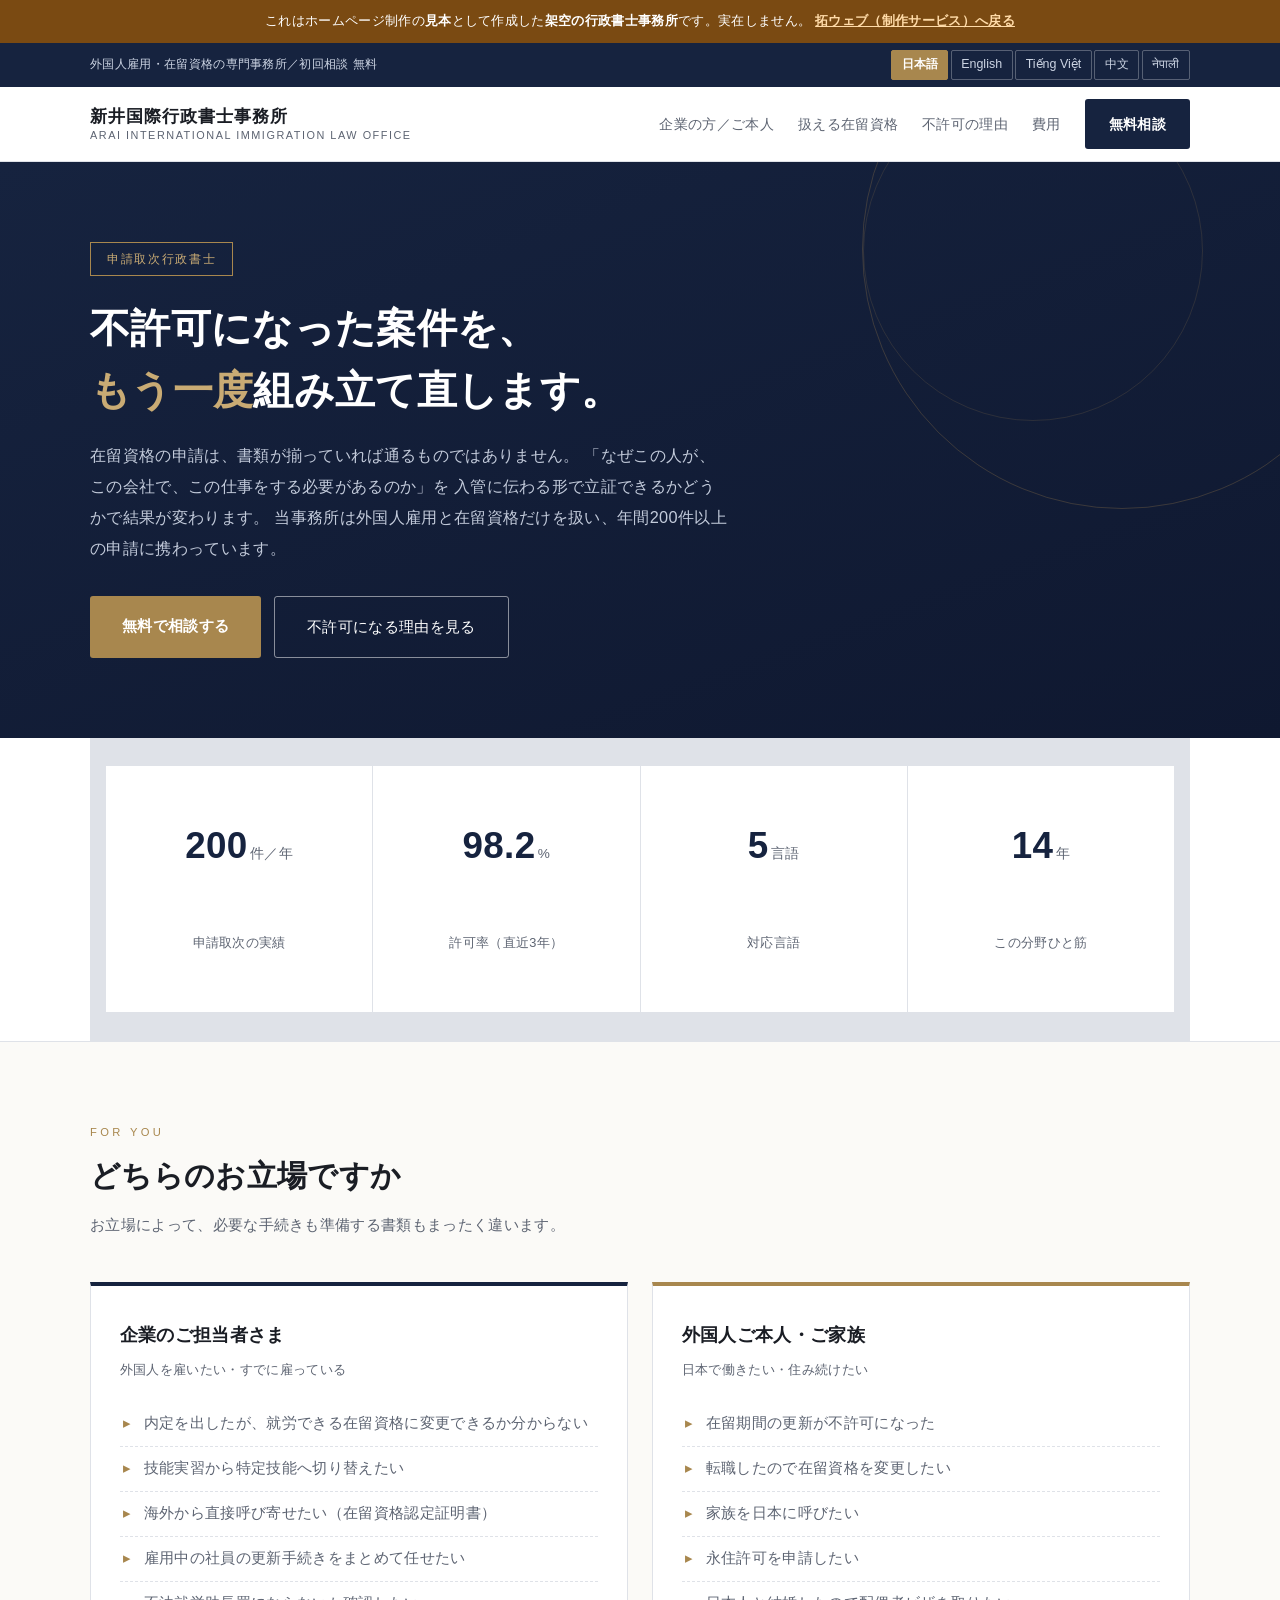
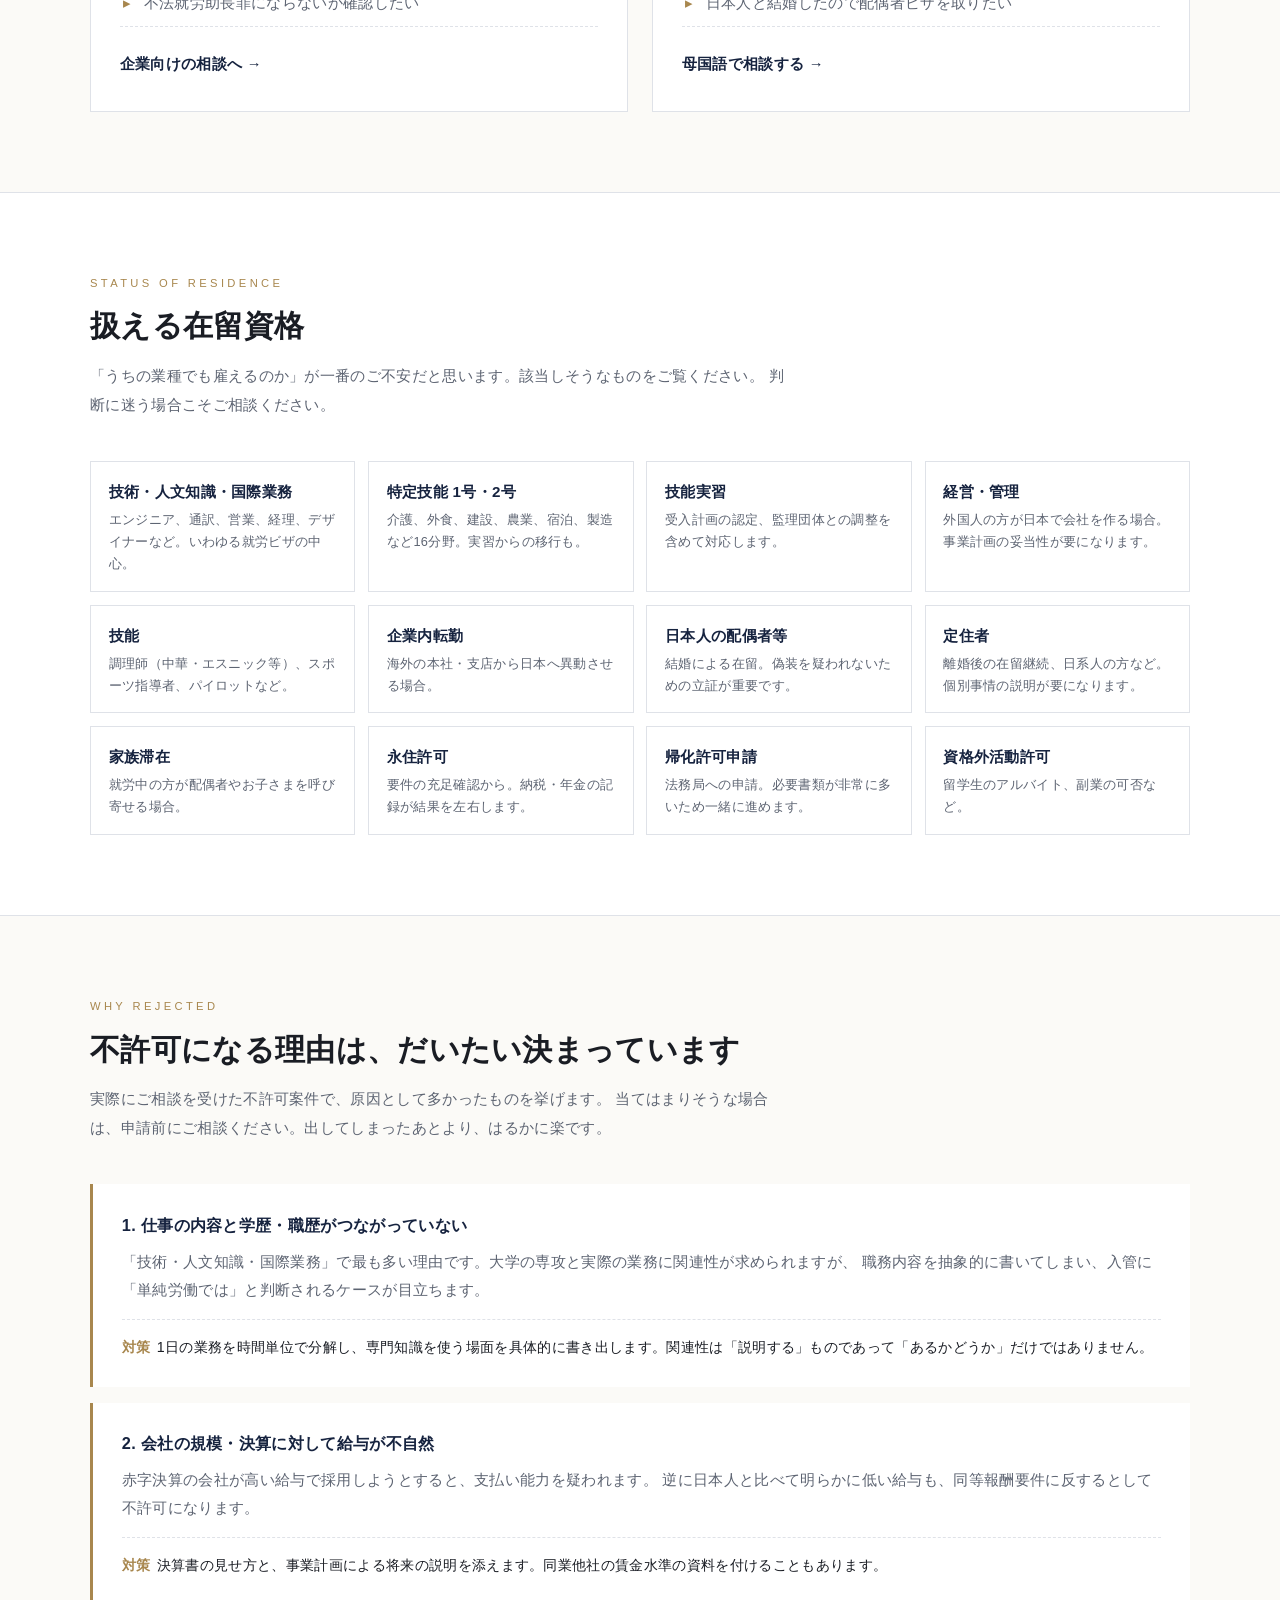
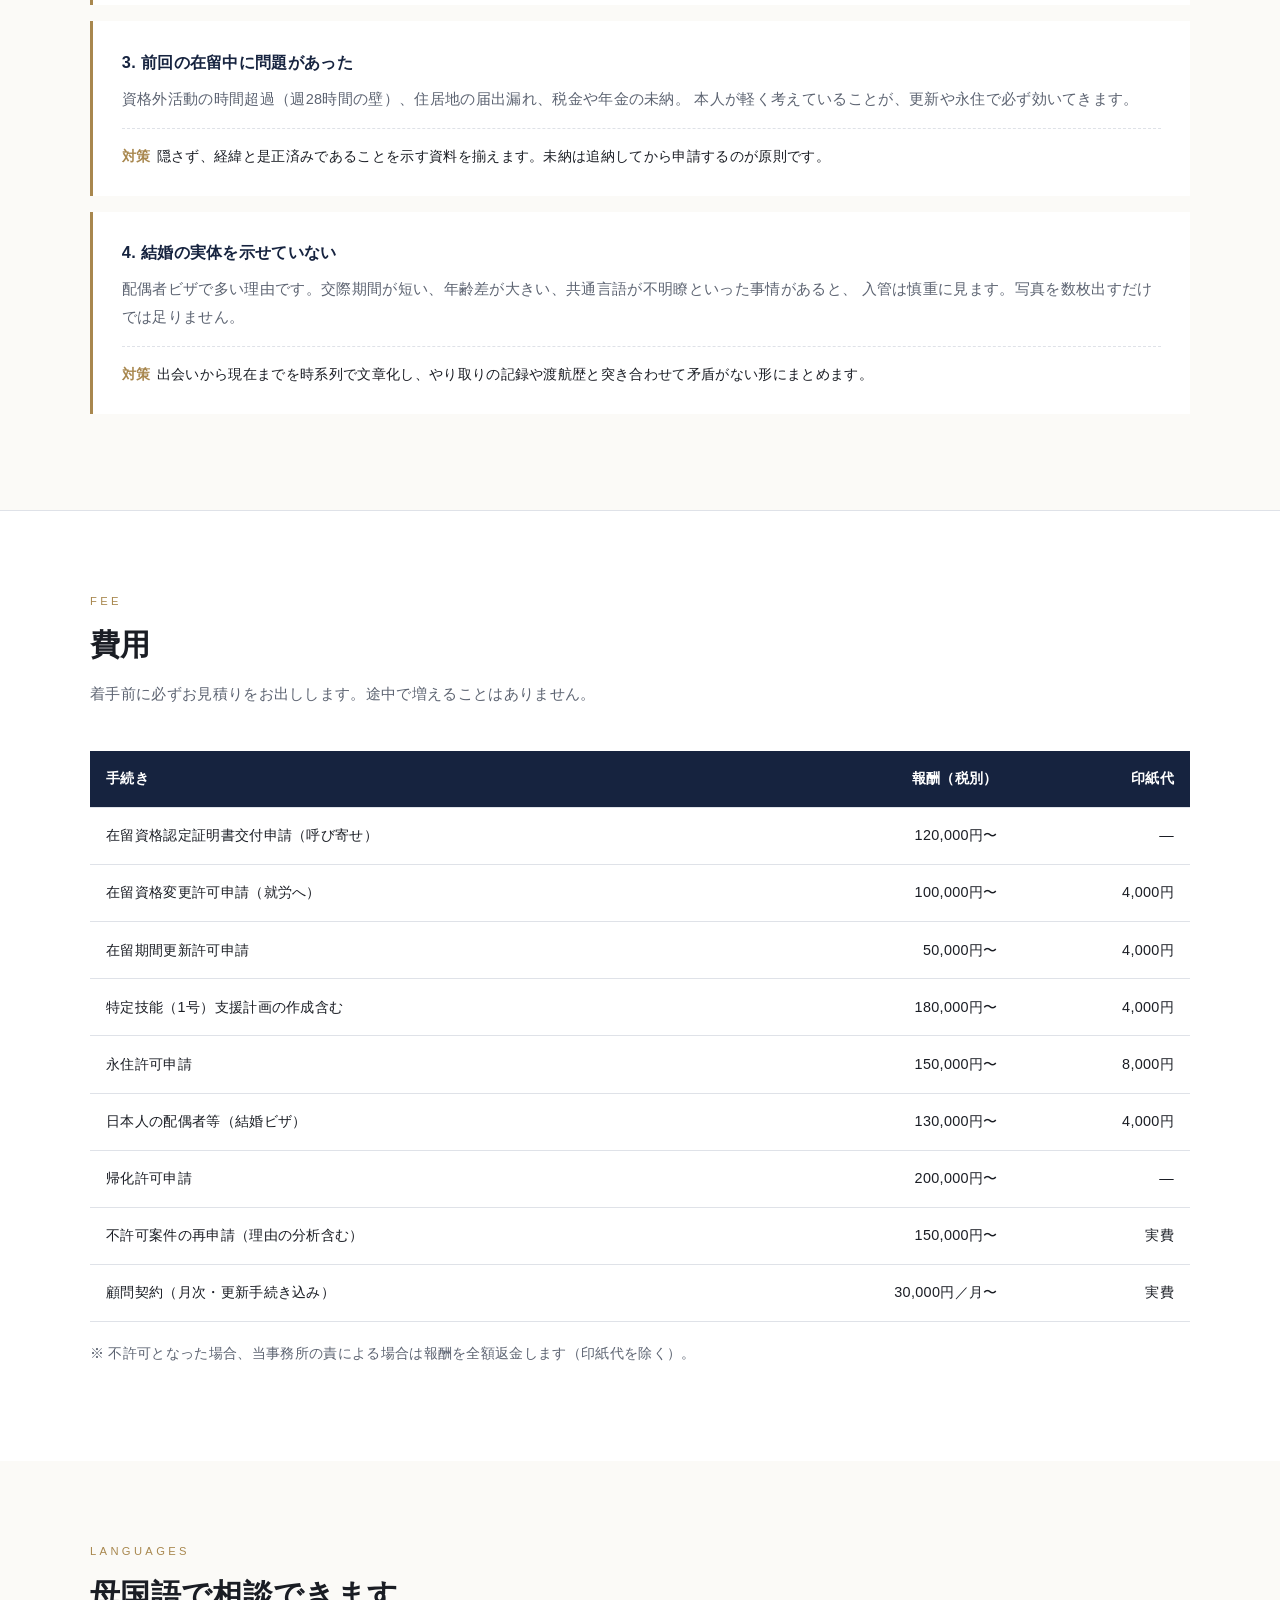
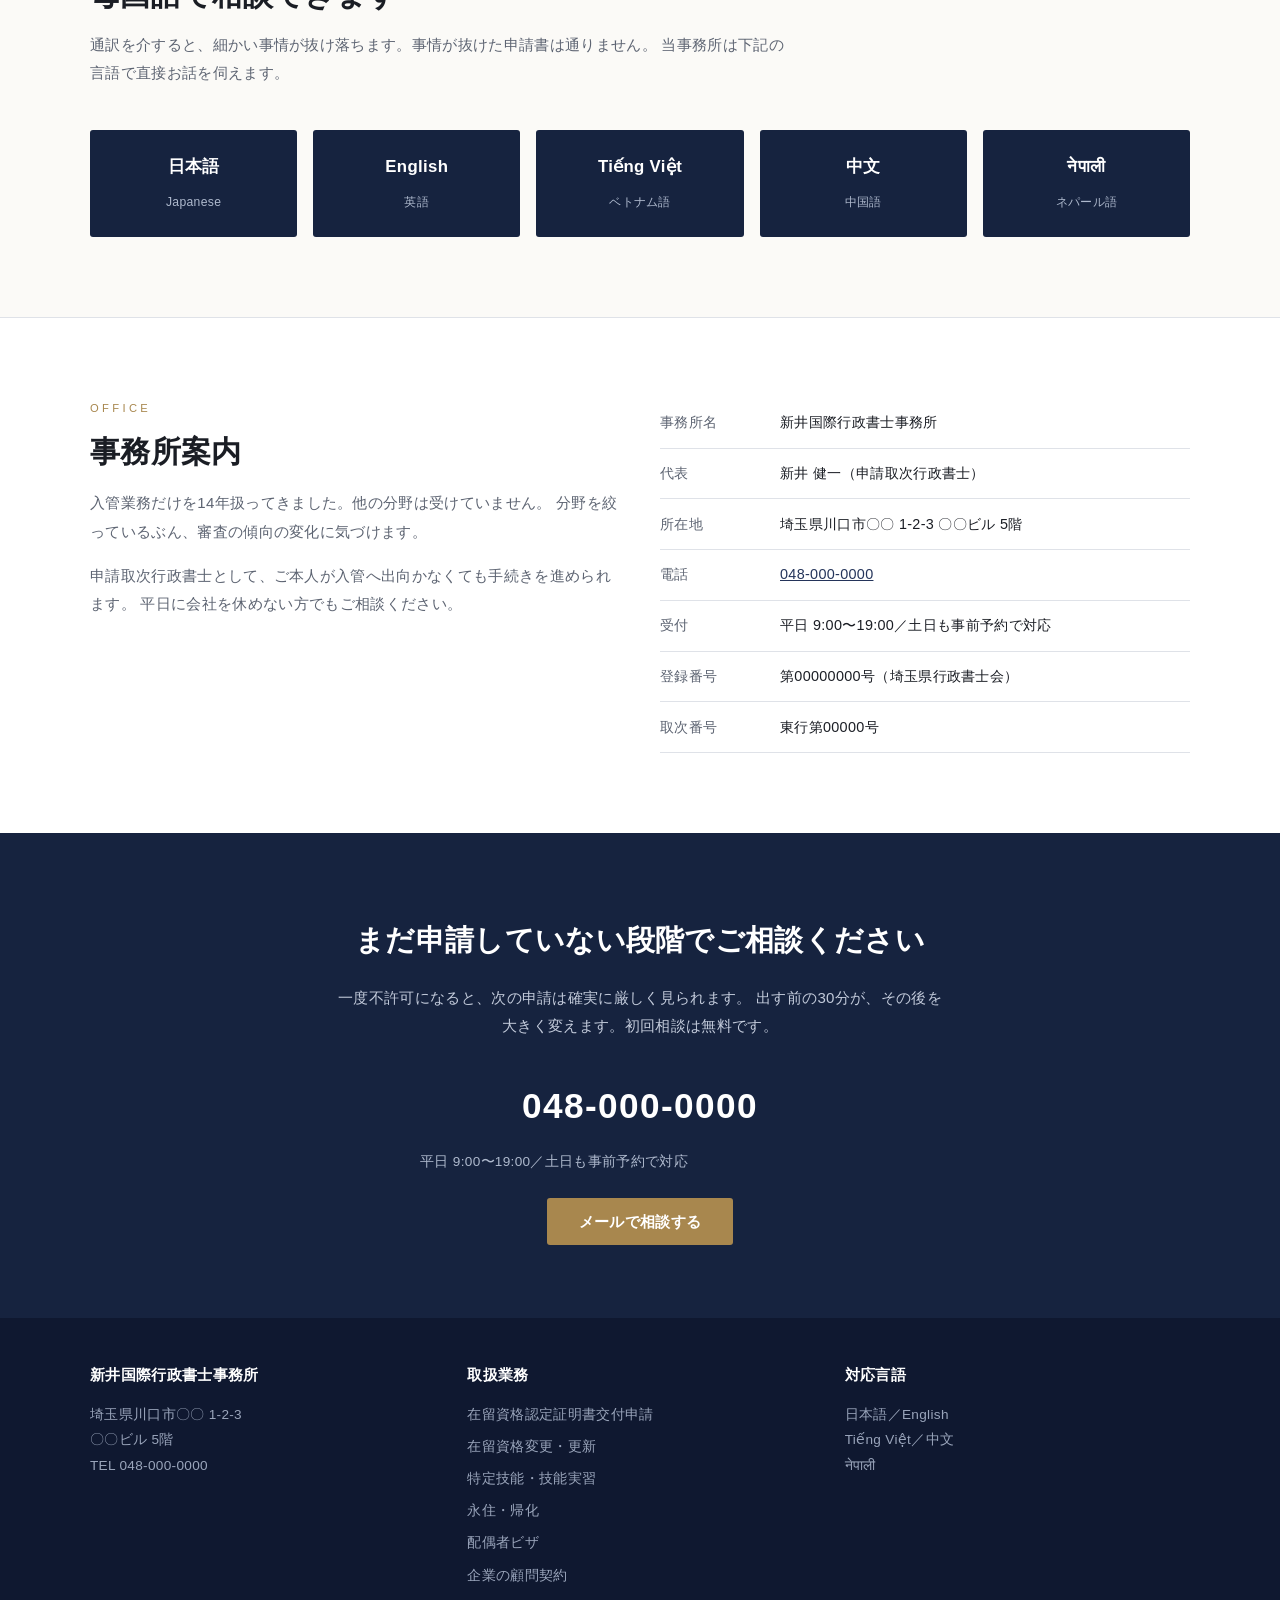
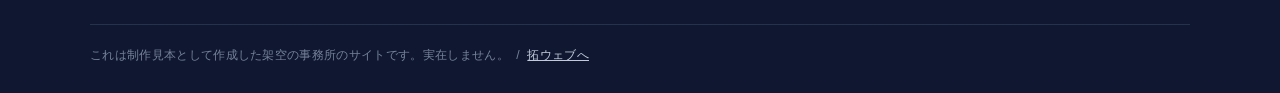
<file: demo/gyosei/index.html>
<!DOCTYPE html>
<html lang="ja">
<head>
<meta charset="UTF-8">
<meta name="viewport" content="width=device-width, initial-scale=1">
<title>【制作サンプル】新井国際行政書士事務所｜外国人雇用・在留資格の専門事務所</title>
<meta name="description" content="※これはホームページ制作の見本として作成した架空の事務所です。実在しません。">
<meta name="robots" content="noindex, nofollow">
<style>
/* ============================================================
   士業（外国人雇用・ビザ特化）専用スタイル
   共通CSSは使わない。工務店＝写真主役／士業＝情報の整理力で信頼を出す、と設計から分ける。
   狙い：濃紺＋金の格式。数字と一覧で「詳しさ」を可視化する。多言語切替を前面に出す。
   ============================================================ */
*,*::before,*::after{box-sizing:border-box}
:root{
  --navy:#16233f;
  --navy-l:#24345a;
  --gold:#a8874e;
  --gold-l:#c9ab74;
  --paper:#fbfaf7;
  --ink:#1a1d24;
  --gray:#5d6472;
  --line:#dfe2e8;
}
html{-webkit-text-size-adjust:100%;scroll-behavior:smooth}
html,body{overflow-x:clip;max-width:100%}
body{margin:0;background:var(--paper);color:var(--ink);font-size:16px;line-height:1.9;
  letter-spacing:.02em;
  /* ★欧文フォントを先に書く。日本語フォントを先頭にすると、ベトナム語の声調記号
     （về/miễn/lần など）を日本語フォントが描けず、記号が分離して表示される。
     多言語サイトでは「ラテン系 → 日本語 → sans-serif」の順が定石。 */
  font-family:"Helvetica Neue",Helvetica,Arial,"Noto Sans",
              "Hiragino Kaku Gothic ProN","Hiragino Sans","Yu Gothic",Meiryo,sans-serif}
img{max-width:100%;height:auto;display:block}
a{color:var(--navy-l)}
.wrap{width:min(1100px,100% - 2.4rem);margin-inline:auto}
.narrow{width:min(780px,100% - 2.4rem);margin-inline:auto}

/* ---- 上部バー：対応言語を最初に見せる ---- */
.topbar{background:var(--navy);color:#cdd5e4;font-size:.78rem;padding:.45rem 0}
.topbar .wrap{display:flex;justify-content:space-between;gap:1rem;flex-wrap:wrap;align-items:center}
.langs{display:flex;gap:.15rem;flex-wrap:wrap}
.langs button{background:none;border:1px solid rgba(255,255,255,.28);color:#cdd5e4;
  font:inherit;padding:.12rem .6rem;cursor:pointer;border-radius:2px;transition:.15s}
.langs button:hover{border-color:var(--gold-l);color:#fff}
.langs button[aria-pressed="true"]{background:var(--gold);border-color:var(--gold);color:#fff;font-weight:700}

/* ---- ヘッダー ---- */
.hd{background:#fff;border-bottom:1px solid var(--line);position:sticky;top:0;z-index:40}
.hd .wrap{display:flex;align-items:center;justify-content:space-between;min-height:74px;gap:1rem}
.brand{text-decoration:none;color:var(--ink);line-height:1.4}
.brand b{display:block;font-size:1.08rem;letter-spacing:.06em;font-weight:700}
.brand span{display:block;font-size:.68rem;color:var(--gray);letter-spacing:.14em}
.hd nav{display:flex;gap:1.5rem;align-items:center}
.hd nav a{color:var(--gray);text-decoration:none;font-size:.88rem}
.hd nav a:hover{color:var(--navy)}
.cta-btn{background:var(--navy);color:#fff!important;padding:.75rem 1.5rem;border-radius:3px;
  font-weight:700;font-size:.88rem;text-decoration:none;white-space:nowrap}
.cta-btn:hover{background:var(--navy-l)}
@media(max-width:900px){.hd nav a:not(.cta-btn){display:none}}

/* ---- ヒーロー ---- */
.hero{background:linear-gradient(160deg,var(--navy) 0%,#0f1830 100%);color:#fff;
  padding:clamp(3rem,7vw,5rem) 0;position:relative;overflow:hidden}
.hero::before{content:"";position:absolute;top:-30%;right:-8%;width:520px;height:520px;
  border:1px solid rgba(168,135,78,.28);border-radius:50%}
.hero::after{content:"";position:absolute;top:-14%;right:6%;width:340px;height:340px;
  border:1px solid rgba(168,135,78,.18);border-radius:50%}
.hero .wrap{position:relative;z-index:2}
.hero .tag{display:inline-block;border:1px solid var(--gold);color:var(--gold-l);
  font-size:.75rem;letter-spacing:.14em;padding:.3rem 1rem;margin-bottom:1.3rem}
.hero h1{font-size:clamp(1.5rem,4.2vw,2.5rem);line-height:1.55;margin:0 0 1.2rem;font-weight:700}
.hero h1 em{font-style:normal;color:var(--gold-l)}
.hero .lead{margin:0 0 2rem;max-width:40rem;color:#c3cbdb;font-size:clamp(.92rem,2vw,1.02rem)}
.hero-btns{display:flex;gap:.8rem;flex-wrap:wrap}
.btn-g{background:var(--gold);color:#fff;text-decoration:none;padding:.95rem 2rem;
  border-radius:3px;font-weight:700;font-size:.95rem}
.btn-g:hover{background:#967843}
.btn-o{border:1px solid rgba(255,255,255,.5);color:#fff;text-decoration:none;
  padding:.95rem 2rem;border-radius:3px;font-size:.95rem}
.btn-o:hover{background:rgba(255,255,255,.1)}

/* ---- 数字 ---- */
.stats{background:#fff;border-bottom:1px solid var(--line)}
.stats .wrap{display:grid;grid-template-columns:repeat(auto-fit,minmax(160px,1fr));
  gap:1px;background:var(--line)}
.stats div{background:#fff;padding:1.8rem 1rem;text-align:center}
.stats .n{font-size:clamp(1.6rem,4vw,2.3rem);font-weight:700;color:var(--navy);line-height:1.2}
.stats .n small{font-size:.85rem;color:var(--gray);font-weight:400;margin-left:.15rem}
.stats .l{font-size:.8rem;color:var(--gray);margin-top:.3rem}

/* ---- 共通セクション ---- */
section{padding:clamp(3rem,7vw,5rem) 0}
.sec-en{display:block;font-size:.7rem;letter-spacing:.3em;color:var(--gold);margin-bottom:.6rem}
.sec-t{font-size:clamp(1.3rem,3.2vw,1.9rem);margin:0 0 .8rem;line-height:1.5;font-weight:700}
.sec-l{color:var(--gray);margin:0 0 2.6rem;max-width:44rem;font-size:.95rem}

/* ---- 入口を2つに分ける ---- */
.doors{display:grid;grid-template-columns:1fr 1fr;gap:1.5rem}
@media(max-width:760px){.doors{grid-template-columns:1fr}}
.door{background:#fff;border:1px solid var(--line);border-top:4px solid var(--navy);
  padding:2rem 1.8rem;display:flex;flex-direction:column}
.door.b{border-top-color:var(--gold)}
.door h3{margin:0 0 .3rem;font-size:1.15rem}
.door .sub{color:var(--gray);font-size:.82rem;margin:0 0 1.2rem}
.door ul{list-style:none;padding:0;margin:0 0 1.5rem;font-size:.92rem}
.door li{padding:.5rem 0 .5rem 1.5rem;position:relative;border-bottom:1px dashed var(--line);color:var(--gray)}
.door li::before{content:"▸";position:absolute;left:.2rem;color:var(--gold)}
.door a{margin-top:auto;text-decoration:none;font-weight:700;color:var(--navy);font-size:.92rem}

/* ---- 在留資格の一覧（専門性の可視化） ---- */
.visa{display:grid;grid-template-columns:repeat(auto-fill,minmax(215px,1fr));gap:.8rem}
.visa div{background:#fff;border:1px solid var(--line);padding:1rem 1.1rem;font-size:.88rem}
.visa b{display:block;color:var(--navy);margin-bottom:.15rem;font-size:.95rem}
.visa span{color:var(--gray);font-size:.8rem;line-height:1.7;display:block}

/* ---- 不許可理由：専門性が一番出るところ ---- */
.deny{border-left:3px solid var(--gold);background:#fff;padding:1.6rem 1.8rem;margin-bottom:1rem}
.deny h4{margin:0 0 .5rem;font-size:1.02rem;color:var(--navy)}
.deny p{margin:0;color:var(--gray);font-size:.91rem}
.deny .fix{margin-top:.9rem;padding-top:.9rem;border-top:1px dashed var(--line);
  font-size:.89rem;color:var(--ink)}
.deny .fix b{color:var(--gold);margin-right:.4rem}

/* ---- 料金表 ---- */
.table-scroll{overflow-x:auto}
table{border-collapse:collapse;width:100%;min-width:520px;font-size:.9rem;background:#fff}
th,td{padding:.9rem 1rem;text-align:left;border-bottom:1px solid var(--line)}
thead th{background:var(--navy);color:#fff;font-weight:700;white-space:nowrap}
td.r,th.r{text-align:right;white-space:nowrap}
tbody tr:hover{background:#f6f7fa}

/* ---- 対応言語 ---- */
.langgrid{display:grid;grid-template-columns:repeat(auto-fit,minmax(150px,1fr));gap:1rem}
.langgrid div{background:var(--navy);color:#fff;padding:1.3rem 1rem;text-align:center;border-radius:3px}
.langgrid b{display:block;font-size:1.05rem;margin-bottom:.2rem}
.langgrid span{font-size:.76rem;color:#aeb9cd}

/* ---- 事務所 ---- */
.office{display:grid;grid-template-columns:1fr 1fr;gap:2.5rem;align-items:start}
@media(max-width:820px){.office{grid-template-columns:1fr;gap:1.6rem}}
.office dl{display:grid;grid-template-columns:7.5rem 1fr;margin:0;font-size:.9rem}
.office dt{color:var(--gray);padding:.7rem 0;border-bottom:1px solid var(--line)}
.office dd{margin:0;padding:.7rem 0;border-bottom:1px solid var(--line)}

/* ---- CTA ---- */
.cta-band{background:var(--navy);color:#fff;text-align:center}
.cta-band h2{font-size:clamp(1.25rem,3.2vw,1.8rem);margin:0 0 1rem}
.cta-band p{color:#c3cbdb;margin:0 auto 2rem;max-width:38rem;font-size:.94rem}
.telbig{display:inline-block;font-size:clamp(1.6rem,4.6vw,2.2rem);color:#fff;
  text-decoration:none;font-weight:700;letter-spacing:.04em}

footer{background:#0f1830;color:#9aa5bb;padding:2.8rem 0 1.6rem;font-size:.85rem}
footer .cols{display:grid;grid-template-columns:repeat(auto-fit,minmax(210px,1fr));gap:2rem;margin-bottom:1.8rem}
footer h5{color:#fff;margin:0 0 .7rem;font-size:.92rem}
footer ul{list-style:none;padding:0;margin:0}
footer li{margin-bottom:.4rem}
footer a{color:#c3cbdb}
.copy{border-top:1px solid #26314c;padding-top:1.2rem;font-size:.76rem;color:#76819a}

.demo-note{background:#7a4a12;color:#fff;text-align:center;padding:.65rem 1rem;font-size:.82rem;line-height:1.7}
.demo-note a{color:#ffdba8;font-weight:700}

.reveal{opacity:0;transform:translateY(14px);transition:opacity .7s ease,transform .7s ease}
.reveal.in{opacity:1;transform:none}
@media(prefers-reduced-motion:reduce){.reveal{opacity:1;transform:none;transition:none}html{scroll-behavior:auto}}
</style>
</head>
<body>

<div class="demo-note">
  これはホームページ制作の<strong>見本</strong>として作成した<strong>架空の行政書士事務所</strong>です。実在しません。
  <a href="../../">拓ウェブ（制作サービス）へ戻る</a>
</div>

<div class="topbar">
  <div class="wrap">
    <span data-i18n="topbar">外国人雇用・在留資格の専門事務所／初回相談 無料</span>
    <div class="langs" role="group" aria-label="言語の切り替え">
      <button data-lang="ja" aria-pressed="true">日本語</button>
      <button data-lang="en" aria-pressed="false">English</button>
      <button data-lang="vi" aria-pressed="false">Tiếng Việt</button>
      <button data-lang="zh" aria-pressed="false">中文</button>
      <button data-lang="ne" aria-pressed="false">नेपाली</button>
    </div>
  </div>
</div>

<header class="hd">
  <div class="wrap">
    <a class="brand" href="./">
      <b>新井国際行政書士事務所</b>
      <span>ARAI INTERNATIONAL IMMIGRATION LAW OFFICE</span>
    </a>
    <nav>
      <a href="#doors" data-i18n="nav1">企業の方／ご本人</a>
      <a href="#visa" data-i18n="nav2">扱える在留資格</a>
      <a href="#deny" data-i18n="nav3">不許可の理由</a>
      <a href="#fee" data-i18n="nav4">費用</a>
      <a href="#contact" class="cta-btn" data-i18n="navcta">無料相談</a>
    </nav>
  </div>
</header>

<div class="hero">
  <div class="wrap">
    <span class="tag" data-i18n="herotag">申請取次行政書士</span>
    <h1 data-i18n="heroh1">不許可になった案件を、<br><em>もう一度</em>組み立て直します。</h1>
    <p class="lead" data-i18n="herolead">
      在留資格の申請は、書類が揃っていれば通るものではありません。
      「なぜこの人が、この会社で、この仕事をする必要があるのか」を
      入管に伝わる形で立証できるかどうかで結果が変わります。
      当事務所は外国人雇用と在留資格だけを扱い、年間200件以上の申請に携わっています。
    </p>
    <div class="hero-btns">
      <a href="#contact" class="btn-g" data-i18n="btn1">無料で相談する</a>
      <a href="#deny" class="btn-o" data-i18n="btn2">不許可になる理由を見る</a>
    </div>
  </div>
</div>

<div class="stats">
  <div class="wrap">
    <div><div class="n">200<small>件／年</small></div><div class="l" data-i18n="st1">申請取次の実績</div></div>
    <div><div class="n">98.2<small>%</small></div><div class="l" data-i18n="st2">許可率（直近3年）</div></div>
    <div><div class="n">5<small>言語</small></div><div class="l" data-i18n="st3">対応言語</div></div>
    <div><div class="n">14<small>年</small></div><div class="l" data-i18n="st4">この分野ひと筋</div></div>
  </div>
</div>

<!-- ============================ 入口を分ける -->
<section id="doors">
  <div class="wrap">
    <div class="reveal">
      <span class="sec-en">FOR YOU</span>
      <h2 class="sec-t">どちらのお立場ですか</h2>
      <p class="sec-l">お立場によって、必要な手続きも準備する書類もまったく違います。</p>
    </div>
    <div class="doors reveal">
      <div class="door">
        <h3 data-i18n="d1t">企業のご担当者さま</h3>
        <p class="sub" data-i18n="d1s">外国人を雇いたい・すでに雇っている</p>
        <ul>
          <li data-i18n="d1a">内定を出したが、就労できる在留資格に変更できるか分からない</li>
          <li data-i18n="d1b">技能実習から特定技能へ切り替えたい</li>
          <li data-i18n="d1c">海外から直接呼び寄せたい（在留資格認定証明書）</li>
          <li data-i18n="d1d">雇用中の社員の更新手続きをまとめて任せたい</li>
          <li data-i18n="d1e">不法就労助長罪にならないか確認したい</li>
        </ul>
        <a href="#contact" data-i18n="d1cta">企業向けの相談へ →</a>
      </div>
      <div class="door b">
        <h3 data-i18n="d2t">外国人ご本人・ご家族</h3>
        <p class="sub" data-i18n="d2s">日本で働きたい・住み続けたい</p>
        <ul>
          <li data-i18n="d2a">在留期間の更新が不許可になった</li>
          <li data-i18n="d2b">転職したので在留資格を変更したい</li>
          <li data-i18n="d2c">家族を日本に呼びたい</li>
          <li data-i18n="d2d">永住許可を申請したい</li>
          <li data-i18n="d2e">日本人と結婚したので配偶者ビザを取りたい</li>
        </ul>
        <a href="#contact" data-i18n="d2cta">母国語で相談する →</a>
      </div>
    </div>
  </div>
</section>

<!-- ============================ 在留資格一覧 -->
<section id="visa" style="background:#fff;border-top:1px solid var(--line);border-bottom:1px solid var(--line)">
  <div class="wrap">
    <div class="reveal">
      <span class="sec-en">STATUS OF RESIDENCE</span>
      <h2 class="sec-t">扱える在留資格</h2>
      <p class="sec-l">
        「うちの業種でも雇えるのか」が一番のご不安だと思います。該当しそうなものをご覧ください。
        判断に迷う場合こそご相談ください。
      </p>
    </div>
    <div class="visa reveal">
      <div><b>技術・人文知識・国際業務</b><span>エンジニア、通訳、営業、経理、デザイナーなど。いわゆる就労ビザの中心。</span></div>
      <div><b>特定技能 1号・2号</b><span>介護、外食、建設、農業、宿泊、製造など16分野。実習からの移行も。</span></div>
      <div><b>技能実習</b><span>受入計画の認定、監理団体との調整を含めて対応します。</span></div>
      <div><b>経営・管理</b><span>外国人の方が日本で会社を作る場合。事業計画の妥当性が要になります。</span></div>
      <div><b>技能</b><span>調理師（中華・エスニック等）、スポーツ指導者、パイロットなど。</span></div>
      <div><b>企業内転勤</b><span>海外の本社・支店から日本へ異動させる場合。</span></div>
      <div><b>日本人の配偶者等</b><span>結婚による在留。偽装を疑われないための立証が重要です。</span></div>
      <div><b>定住者</b><span>離婚後の在留継続、日系人の方など。個別事情の説明が要になります。</span></div>
      <div><b>家族滞在</b><span>就労中の方が配偶者やお子さまを呼び寄せる場合。</span></div>
      <div><b>永住許可</b><span>要件の充足確認から。納税・年金の記録が結果を左右します。</span></div>
      <div><b>帰化許可申請</b><span>法務局への申請。必要書類が非常に多いため一緒に進めます。</span></div>
      <div><b>資格外活動許可</b><span>留学生のアルバイト、副業の可否など。</span></div>
    </div>
  </div>
</section>

<!-- ============================ 不許可の理由（専門性の証明） -->
<section id="deny">
  <div class="wrap">
    <div class="reveal">
      <span class="sec-en">WHY REJECTED</span>
      <h2 class="sec-t">不許可になる理由は、だいたい決まっています</h2>
      <p class="sec-l">
        実際にご相談を受けた不許可案件で、原因として多かったものを挙げます。
        当てはまりそうな場合は、申請前にご相談ください。出してしまったあとより、はるかに楽です。
      </p>
    </div>

    <div class="deny reveal">
      <h4>1. 仕事の内容と学歴・職歴がつながっていない</h4>
      <p>
        「技術・人文知識・国際業務」で最も多い理由です。大学の専攻と実際の業務に関連性が求められますが、
        職務内容を抽象的に書いてしまい、入管に「単純労働では」と判断されるケースが目立ちます。
      </p>
      <p class="fix"><b>対策</b>1日の業務を時間単位で分解し、専門知識を使う場面を具体的に書き出します。関連性は「説明する」ものであって「あるかどうか」だけではありません。</p>
    </div>

    <div class="deny reveal">
      <h4>2. 会社の規模・決算に対して給与が不自然</h4>
      <p>
        赤字決算の会社が高い給与で採用しようとすると、支払い能力を疑われます。
        逆に日本人と比べて明らかに低い給与も、同等報酬要件に反するとして不許可になります。
      </p>
      <p class="fix"><b>対策</b>決算書の見せ方と、事業計画による将来の説明を添えます。同業他社の賃金水準の資料を付けることもあります。</p>
    </div>

    <div class="deny reveal">
      <h4>3. 前回の在留中に問題があった</h4>
      <p>
        資格外活動の時間超過（週28時間の壁）、住居地の届出漏れ、税金や年金の未納。
        本人が軽く考えていることが、更新や永住で必ず効いてきます。
      </p>
      <p class="fix"><b>対策</b>隠さず、経緯と是正済みであることを示す資料を揃えます。未納は追納してから申請するのが原則です。</p>
    </div>

    <div class="deny reveal">
      <h4>4. 結婚の実体を示せていない</h4>
      <p>
        配偶者ビザで多い理由です。交際期間が短い、年齢差が大きい、共通言語が不明瞭といった事情があると、
        入管は慎重に見ます。写真を数枚出すだけでは足りません。
      </p>
      <p class="fix"><b>対策</b>出会いから現在までを時系列で文章化し、やり取りの記録や渡航歴と突き合わせて矛盾がない形にまとめます。</p>
    </div>
  </div>
</section>

<!-- ============================ 料金 -->
<section id="fee" style="background:#fff;border-top:1px solid var(--line)">
  <div class="wrap">
    <div class="reveal">
      <span class="sec-en">FEE</span>
      <h2 class="sec-t">費用</h2>
      <p class="sec-l">着手前に必ずお見積りをお出しします。途中で増えることはありません。</p>
    </div>
    <div class="table-scroll reveal">
      <table>
        <thead><tr><th>手続き</th><th class="r">報酬（税別）</th><th class="r">印紙代</th></tr></thead>
        <tbody>
          <tr><td>在留資格認定証明書交付申請（呼び寄せ）</td><td class="r">120,000円〜</td><td class="r">—</td></tr>
          <tr><td>在留資格変更許可申請（就労へ）</td><td class="r">100,000円〜</td><td class="r">4,000円</td></tr>
          <tr><td>在留期間更新許可申請</td><td class="r">50,000円〜</td><td class="r">4,000円</td></tr>
          <tr><td>特定技能（1号）支援計画の作成含む</td><td class="r">180,000円〜</td><td class="r">4,000円</td></tr>
          <tr><td>永住許可申請</td><td class="r">150,000円〜</td><td class="r">8,000円</td></tr>
          <tr><td>日本人の配偶者等（結婚ビザ）</td><td class="r">130,000円〜</td><td class="r">4,000円</td></tr>
          <tr><td>帰化許可申請</td><td class="r">200,000円〜</td><td class="r">—</td></tr>
          <tr><td>不許可案件の再申請（理由の分析含む）</td><td class="r">150,000円〜</td><td class="r">実費</td></tr>
          <tr><td>顧問契約（月次・更新手続き込み）</td><td class="r">30,000円／月〜</td><td class="r">実費</td></tr>
        </tbody>
      </table>
    </div>
    <p style="color:var(--gray);font-size:.86rem;margin-top:1.2rem">
      ※ 不許可となった場合、当事務所の責による場合は報酬を全額返金します（印紙代を除く）。
    </p>
  </div>
</section>

<!-- ============================ 対応言語 -->
<section id="langs">
  <div class="wrap">
    <div class="reveal">
      <span class="sec-en">LANGUAGES</span>
      <h2 class="sec-t">母国語で相談できます</h2>
      <p class="sec-l">
        通訳を介すると、細かい事情が抜け落ちます。事情が抜けた申請書は通りません。
        当事務所は下記の言語で直接お話を伺えます。
      </p>
    </div>
    <div class="langgrid reveal">
      <div><b>日本語</b><span>Japanese</span></div>
      <div><b>English</b><span>英語</span></div>
      <div><b>Tiếng Việt</b><span>ベトナム語</span></div>
      <div><b>中文</b><span>中国語</span></div>
      <div><b>नेपाली</b><span>ネパール語</span></div>
    </div>
  </div>
</section>

<!-- ============================ 事務所 -->
<section id="office" style="background:#fff;border-top:1px solid var(--line)">
  <div class="wrap office">
    <div class="reveal">
      <span class="sec-en">OFFICE</span>
      <h2 class="sec-t">事務所案内</h2>
      <p style="color:var(--gray);font-size:.94rem">
        入管業務だけを14年扱ってきました。他の分野は受けていません。
        分野を絞っているぶん、審査の傾向の変化に気づけます。
      </p>
      <p style="color:var(--gray);font-size:.94rem">
        申請取次行政書士として、ご本人が入管へ出向かなくても手続きを進められます。
        平日に会社を休めない方でもご相談ください。
      </p>
    </div>
    <div class="reveal">
      <dl>
        <dt>事務所名</dt><dd>新井国際行政書士事務所</dd>
        <dt>代表</dt><dd>新井 健一（申請取次行政書士）</dd>
        <dt>所在地</dt><dd>埼玉県川口市〇〇 1-2-3 〇〇ビル 5階</dd>
        <dt>電話</dt><dd><a href="tel:0480000000">048-000-0000</a></dd>
        <dt>受付</dt><dd>平日 9:00〜19:00／土日も事前予約で対応</dd>
        <dt>登録番号</dt><dd>第00000000号（埼玉県行政書士会）</dd>
        <dt>取次番号</dt><dd>東行第00000号</dd>
      </dl>
    </div>
  </div>
</section>

<!-- ============================ CTA -->
<section class="cta-band" id="contact">
  <div class="narrow">
    <h2 data-i18n="ctat">まだ申請していない段階でご相談ください</h2>
    <p data-i18n="ctap">
      一度不許可になると、次の申請は確実に厳しく見られます。
      出す前の30分が、その後を大きく変えます。初回相談は無料です。
    </p>
    <a href="tel:0480000000" class="telbig">048-000-0000</a>
    <p style="margin:.6rem 0 2rem;font-size:.85rem;color:#aeb9cd">平日 9:00〜19:00／土日も事前予約で対応</p>
    <a href="mailto:example@example.com?subject=%E7%84%A1%E6%96%99%E7%9B%B8%E8%AB%87" class="btn-g" data-i18n="ctabtn">メールで相談する</a>
  </div>
</section>

<footer>
  <div class="wrap">
    <div class="cols">
      <div><h5>新井国際行政書士事務所</h5>
        <p style="margin:0">埼玉県川口市〇〇 1-2-3<br>〇〇ビル 5階<br>TEL 048-000-0000</p></div>
      <div><h5>取扱業務</h5><ul>
        <li>在留資格認定証明書交付申請</li><li>在留資格変更・更新</li><li>特定技能・技能実習</li>
        <li>永住・帰化</li><li>配偶者ビザ</li><li>企業の顧問契約</li></ul></div>
      <div><h5>対応言語</h5><p style="margin:0">日本語／English<br>Tiếng Việt／中文<br>नेपाली</p></div>
    </div>
    <div class="copy">
      これは制作見本として作成した架空の事務所のサイトです。実在しません。
      &nbsp;/&nbsp; <a href="../../">拓ウェブへ</a>
    </div>
  </div>
</footer>

<script>
/* 多言語の切り替え。
   実際の納品では全文の辞書を持たせます（中華 南国のサイトで6言語ぶん実装済み）。
   ここは見本なので、上部・ヒーロー・CTAなど主要な箇所だけ差し替えます。 */
const DICT = {
  ja: {},
  en: {
    topbar:"Immigration & Work Visa Specialists / Free First Consultation",
    nav1:"For Employers / Individuals", nav2:"Visa Types", nav3:"Why Applications Fail",
    nav4:"Fees", navcta:"Free Consultation", herotag:"Registered Immigration Lawyer",
    heroh1:"We rebuild applications<br>that were <em>rejected</em>.",
    herolead:"A visa application is not approved simply because the documents are complete. What matters is whether you can prove — in the way Immigration expects — why this person, at this company, must do this work. We handle only foreign employment and residence status, with over 200 applications a year.",
    btn1:"Get a free consultation", btn2:"See why applications fail",
    st1:"Applications per year", st2:"Approval rate (last 3 yrs)", st3:"Languages", st4:"Years in this field only",
    d1t:"For Employers", d1s:"Hiring or already employing foreign staff",
    d1a:"We made an offer but aren't sure the visa can be changed",
    d1b:"We want to move a technical intern to Specified Skilled Worker",
    d1c:"We want to bring someone directly from overseas",
    d1d:"We want to outsource all renewal procedures",
    d1e:"We want to confirm we are not risking illegal employment",
    d1cta:"Consult as an employer →",
    d2t:"For Individuals & Families", d2s:"You want to work or stay in Japan",
    d2a:"My extension application was rejected",
    d2b:"I changed jobs and need to change my status",
    d2c:"I want to bring my family to Japan",
    d2d:"I want to apply for permanent residence",
    d2e:"I married a Japanese national and need a spouse visa",
    d2cta:"Consult in your language →",
    ctat:"Talk to us before you file",
    ctap:"Once an application is rejected, the next one is scrutinised far more closely. Thirty minutes before filing can change everything. The first consultation is free.",
    ctabtn:"Contact us by email",
  },
  vi: {
    topbar:"Văn phòng chuyên về tuyển dụng người nước ngoài và tư cách lưu trú / Tư vấn lần đầu miễn phí",
    nav1:"Doanh nghiệp / Cá nhân", nav2:"Các loại tư cách lưu trú", nav3:"Lý do bị từ chối",
    nav4:"Chi phí", navcta:"Tư vấn miễn phí", herotag:"Hành chính sĩ được ủy quyền nộp hồ sơ",
    heroh1:"Chúng tôi xây dựng lại<br>hồ sơ đã <em>bị từ chối</em>.",
    herolead:"Hồ sơ tư cách lưu trú không được chấp thuận chỉ vì đủ giấy tờ. Điều quan trọng là chứng minh được lý do vì sao người này, tại công ty này, cần làm công việc này. Chúng tôi chỉ chuyên về tuyển dụng người nước ngoài và tư cách lưu trú, với hơn 200 hồ sơ mỗi năm.",
    btn1:"Tư vấn miễn phí", btn2:"Xem lý do bị từ chối",
    st1:"Hồ sơ mỗi năm", st2:"Tỷ lệ được cấp phép (3 năm gần đây)", st3:"Ngôn ngữ", st4:"Năm chuyên sâu lĩnh vực này",
    ctat:"Hãy tư vấn trước khi nộp hồ sơ",
    ctap:"Khi đã bị từ chối một lần, hồ sơ tiếp theo sẽ bị xem xét khắt khe hơn nhiều. Ba mươi phút trước khi nộp có thể thay đổi tất cả. Tư vấn lần đầu miễn phí.",
    ctabtn:"Liên hệ qua email",
  },
  zh: {
    topbar:"外国人雇用・在留资格专门事务所／首次咨询免费",
    nav1:"企业／本人", nav2:"可办理的在留资格", nav3:"被不许可的原因",
    nav4:"费用", navcta:"免费咨询", herotag:"申请取次行政书士",
    heroh1:"我们为<em>被不许可</em>的案件<br>重新构建申请。",
    herolead:"在留资格申请并非材料齐全就能通过。关键在于能否以入管认可的方式，证明为什么这个人必须在这家公司从事这项工作。本所只承接外国人雇用与在留资格业务，每年办理200件以上。",
    btn1:"免费咨询", btn2:"查看不许可的原因",
    st1:"每年申请件数", st2:"许可率（近三年）", st3:"对应语言", st4:"专注该领域的年数",
    ctat:"请在提交申请之前咨询我们",
    ctap:"一旦被不许可，下次申请必然会被更严格地审查。提交前的三十分钟，可能改变结果。首次咨询免费。",
    ctabtn:"通过邮件咨询",
  },
  ne: {
    topbar:"विदेशी रोजगार तथा बसोबास अनुमतिको विशेषज्ञ कार्यालय / पहिलो परामर्श निःशुल्क",
    nav1:"कम्पनी / व्यक्ति", nav2:"बसोबास अनुमतिका प्रकार", nav3:"किन अस्वीकृत हुन्छ",
    nav4:"शुल्क", navcta:"निःशुल्क परामर्श", herotag:"आधिकारिक आप्रवासन कानुनविद्",
    heroh1:"<em>अस्वीकृत</em> भएका निवेदन<br>हामी पुनः तयार गर्छौं।",
    herolead:"कागजात पूरा भएकै आधारमा बसोबास अनुमति स्वीकृत हुँदैन। यो व्यक्तिले, यही कम्पनीमा, यही काम किन गर्नुपर्छ भन्ने कुरा आप्रवासन कार्यालयले बुझ्ने ढंगले प्रमाणित गर्न सक्नु महत्त्वपूर्ण हुन्छ। हामी विदेशी रोजगार र बसोबास अनुमति मात्र हेर्छौं, वर्षमा २०० भन्दा बढी निवेदन।",
    btn1:"निःशुल्क परामर्श", btn2:"अस्वीकृतिका कारण हेर्नुहोस्",
    st1:"वार्षिक निवेदन", st2:"स्वीकृति दर (गत ३ वर्ष)", st3:"भाषा", st4:"यही क्षेत्रमा वर्ष",
    ctat:"निवेदन दिनुअघि नै सम्पर्क गर्नुहोस्",
    ctap:"एक पटक अस्वीकृत भएपछि अर्को निवेदन झनै कडा रूपमा हेरिन्छ। पेस गर्नुअघिको तीस मिनेटले धेरै फरक पार्छ। पहिलो परामर्श निःशुल्क।",
    ctabtn:"इमेलबाट सम्पर्क",
  },
};
const LANG_ATTR = {ja:"ja", en:"en", vi:"vi", zh:"zh-Hans", ne:"ne"};
const base = {};
document.querySelectorAll('[data-i18n]').forEach(el => base[el.dataset.i18n] = el.innerHTML);

function setLang(code){
  const d = DICT[code] || {};
  document.querySelectorAll('[data-i18n]').forEach(el => {
    const k = el.dataset.i18n;
    el.innerHTML = (code === 'ja') ? base[k] : (d[k] !== undefined ? d[k] : base[k]);
  });
  document.documentElement.lang = LANG_ATTR[code] || 'ja';
  document.querySelectorAll('.langs button').forEach(b =>
    b.setAttribute('aria-pressed', String(b.dataset.lang === code)));
  try { localStorage.setItem('demo-gyosei-lang', code); } catch(e) {}
}
document.querySelectorAll('.langs button').forEach(b =>
  b.addEventListener('click', () => setLang(b.dataset.lang)));
// ?lang=en のようにURLでも指定できるようにする。
// 営業や案内のときに「英語版はこちら」と直接リンクを渡せて便利。
const urlLang = new URLSearchParams(location.search).get('lang');
if (urlLang && DICT[urlLang]) {
  setLang(urlLang);
} else {
  try {
    const saved = localStorage.getItem('demo-gyosei-lang');
    if (saved && DICT[saved]) setLang(saved);
  } catch(e) {}
}

const io=new IntersectionObserver(es=>{es.forEach(e=>{if(e.isIntersecting){e.target.classList.add('in');io.unobserve(e.target)}})},{threshold:.06});
document.querySelectorAll('.reveal').forEach(el=>io.observe(el));
</script>
<noscript><style>.reveal{opacity:1;transform:none}</style></noscript>
</body>
</html>
</file>
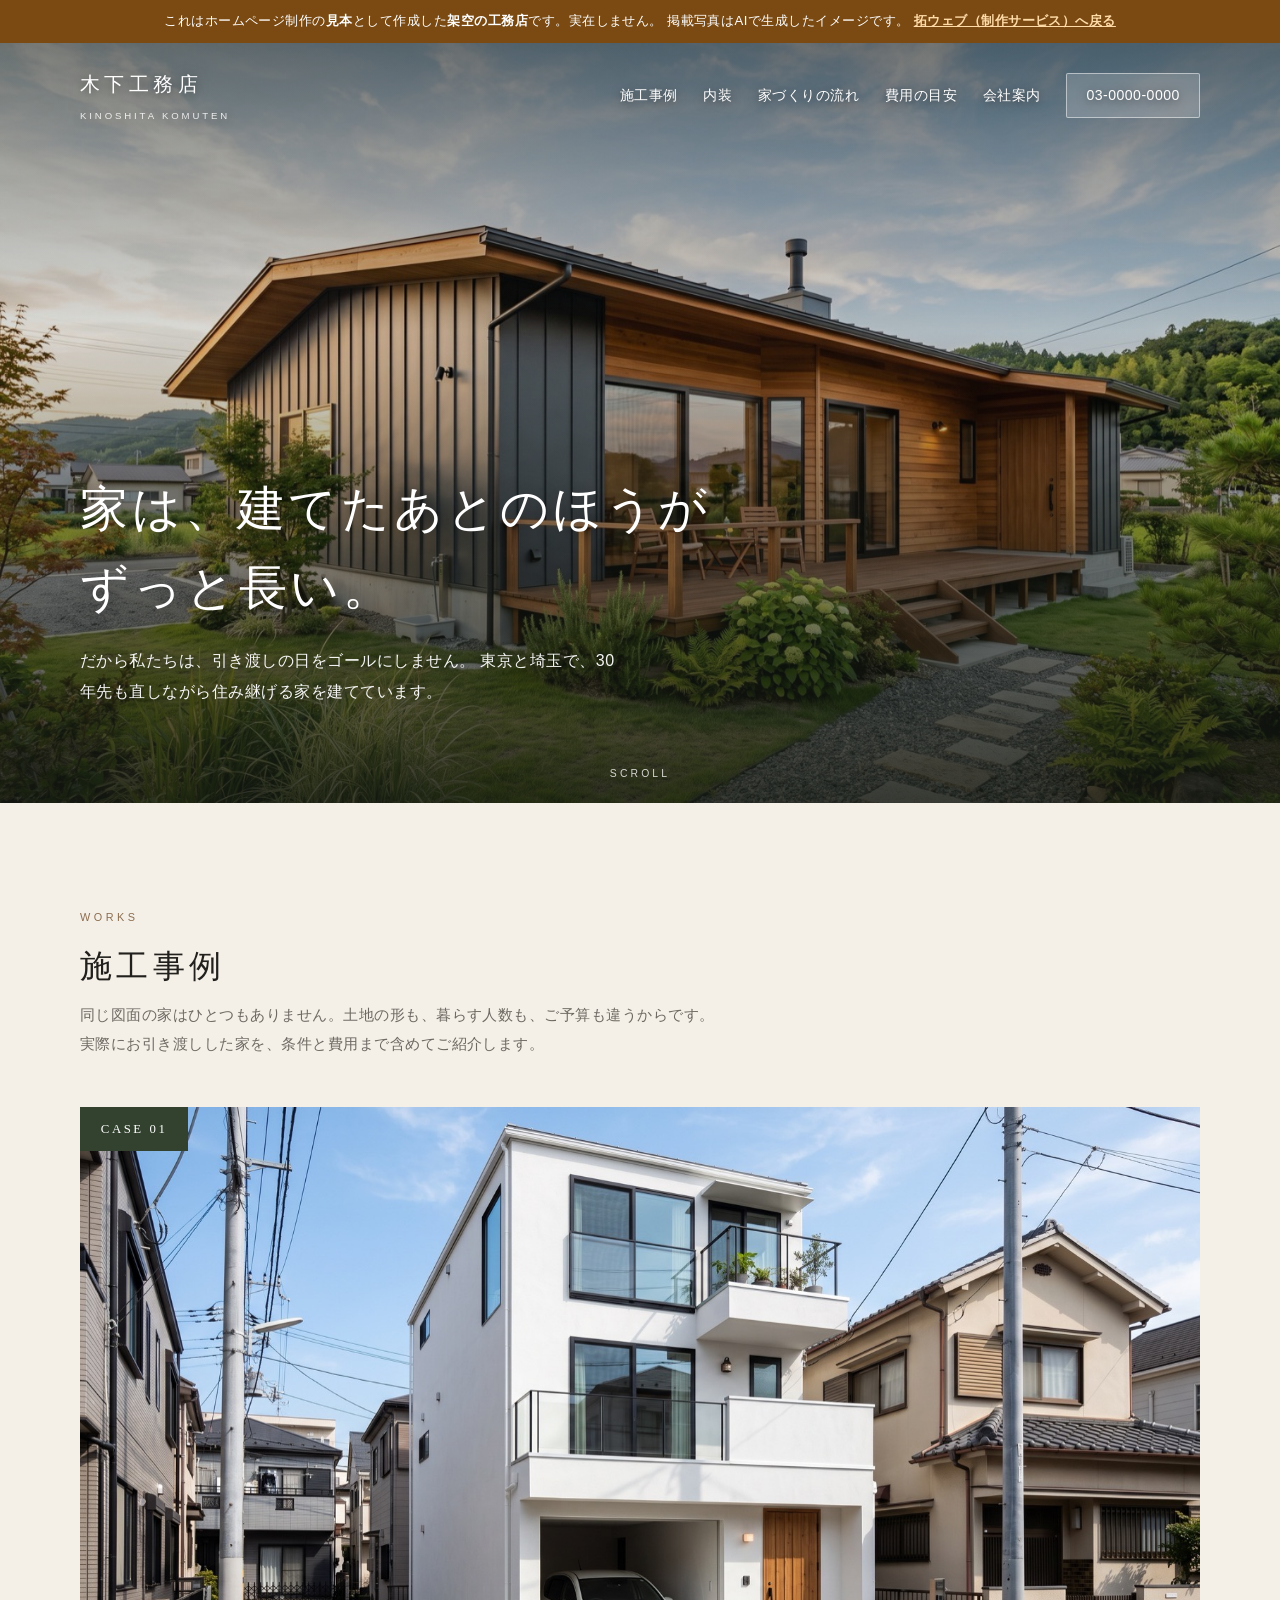
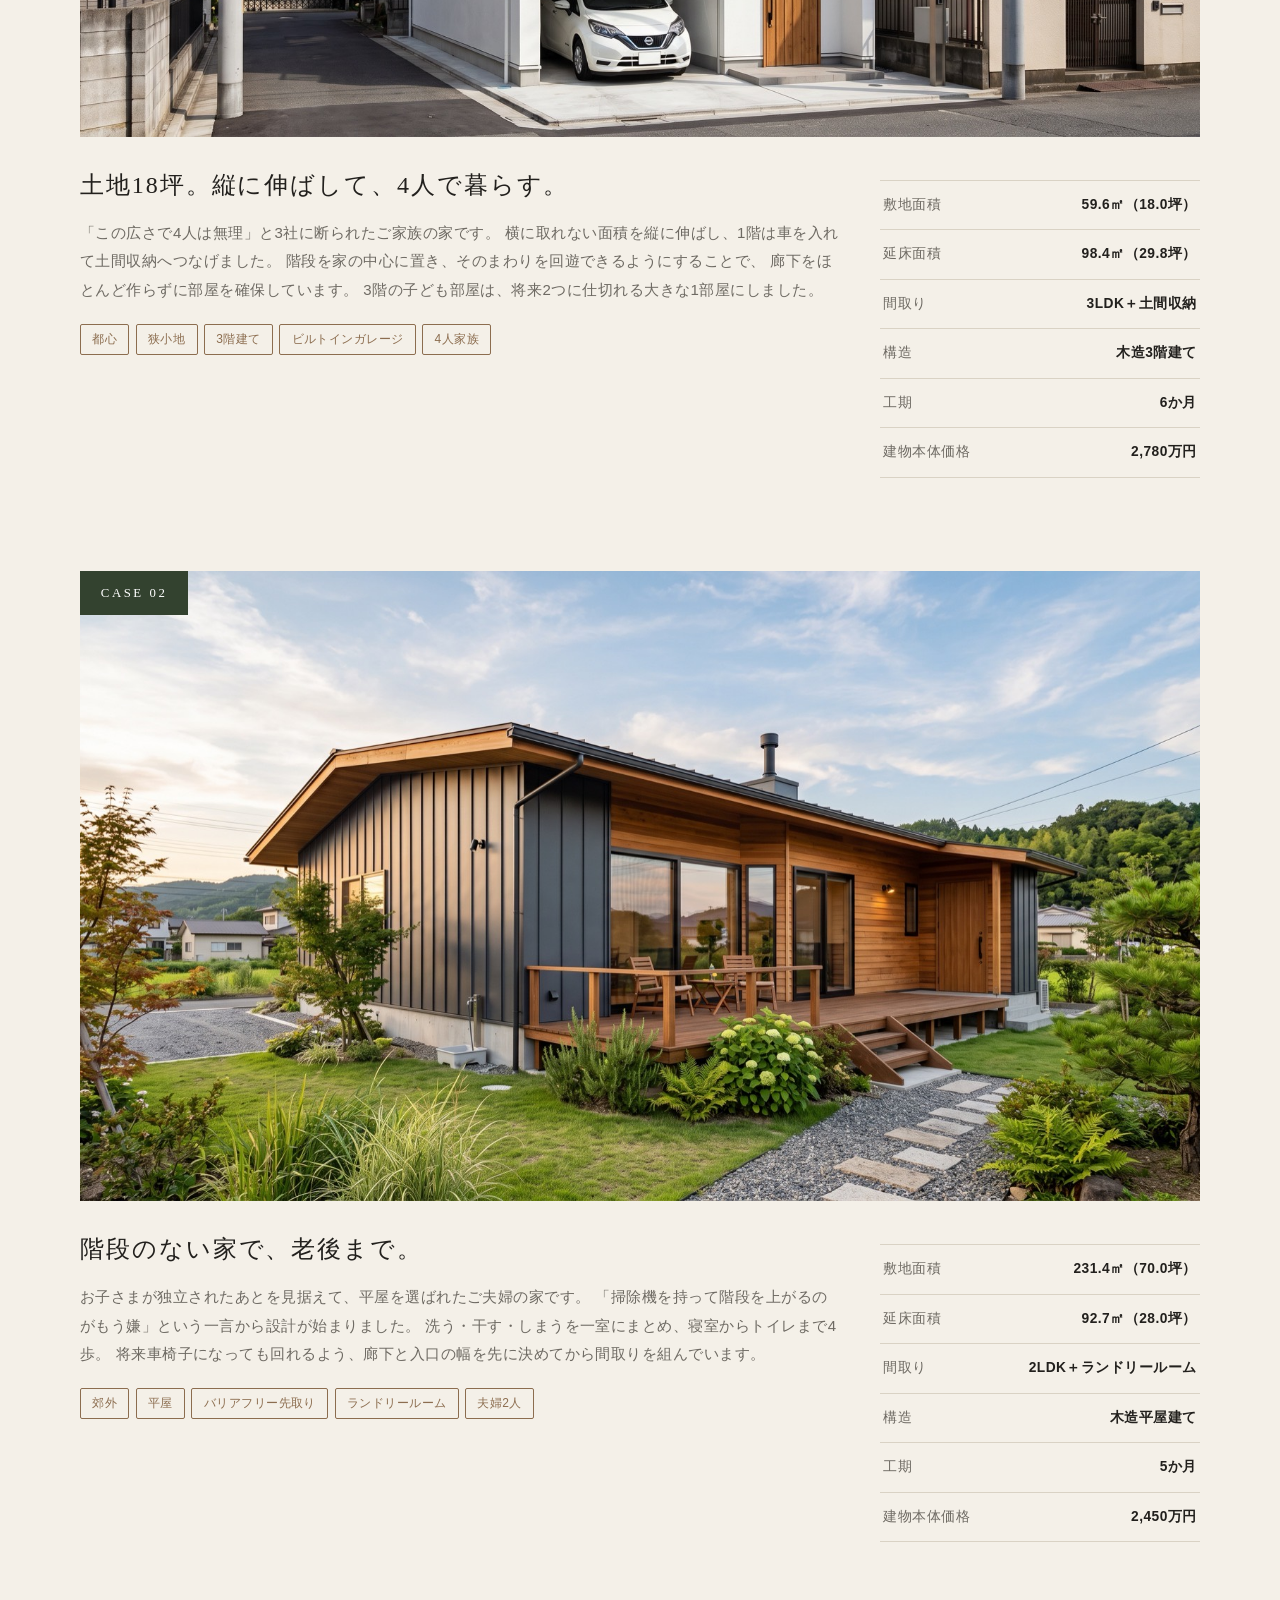
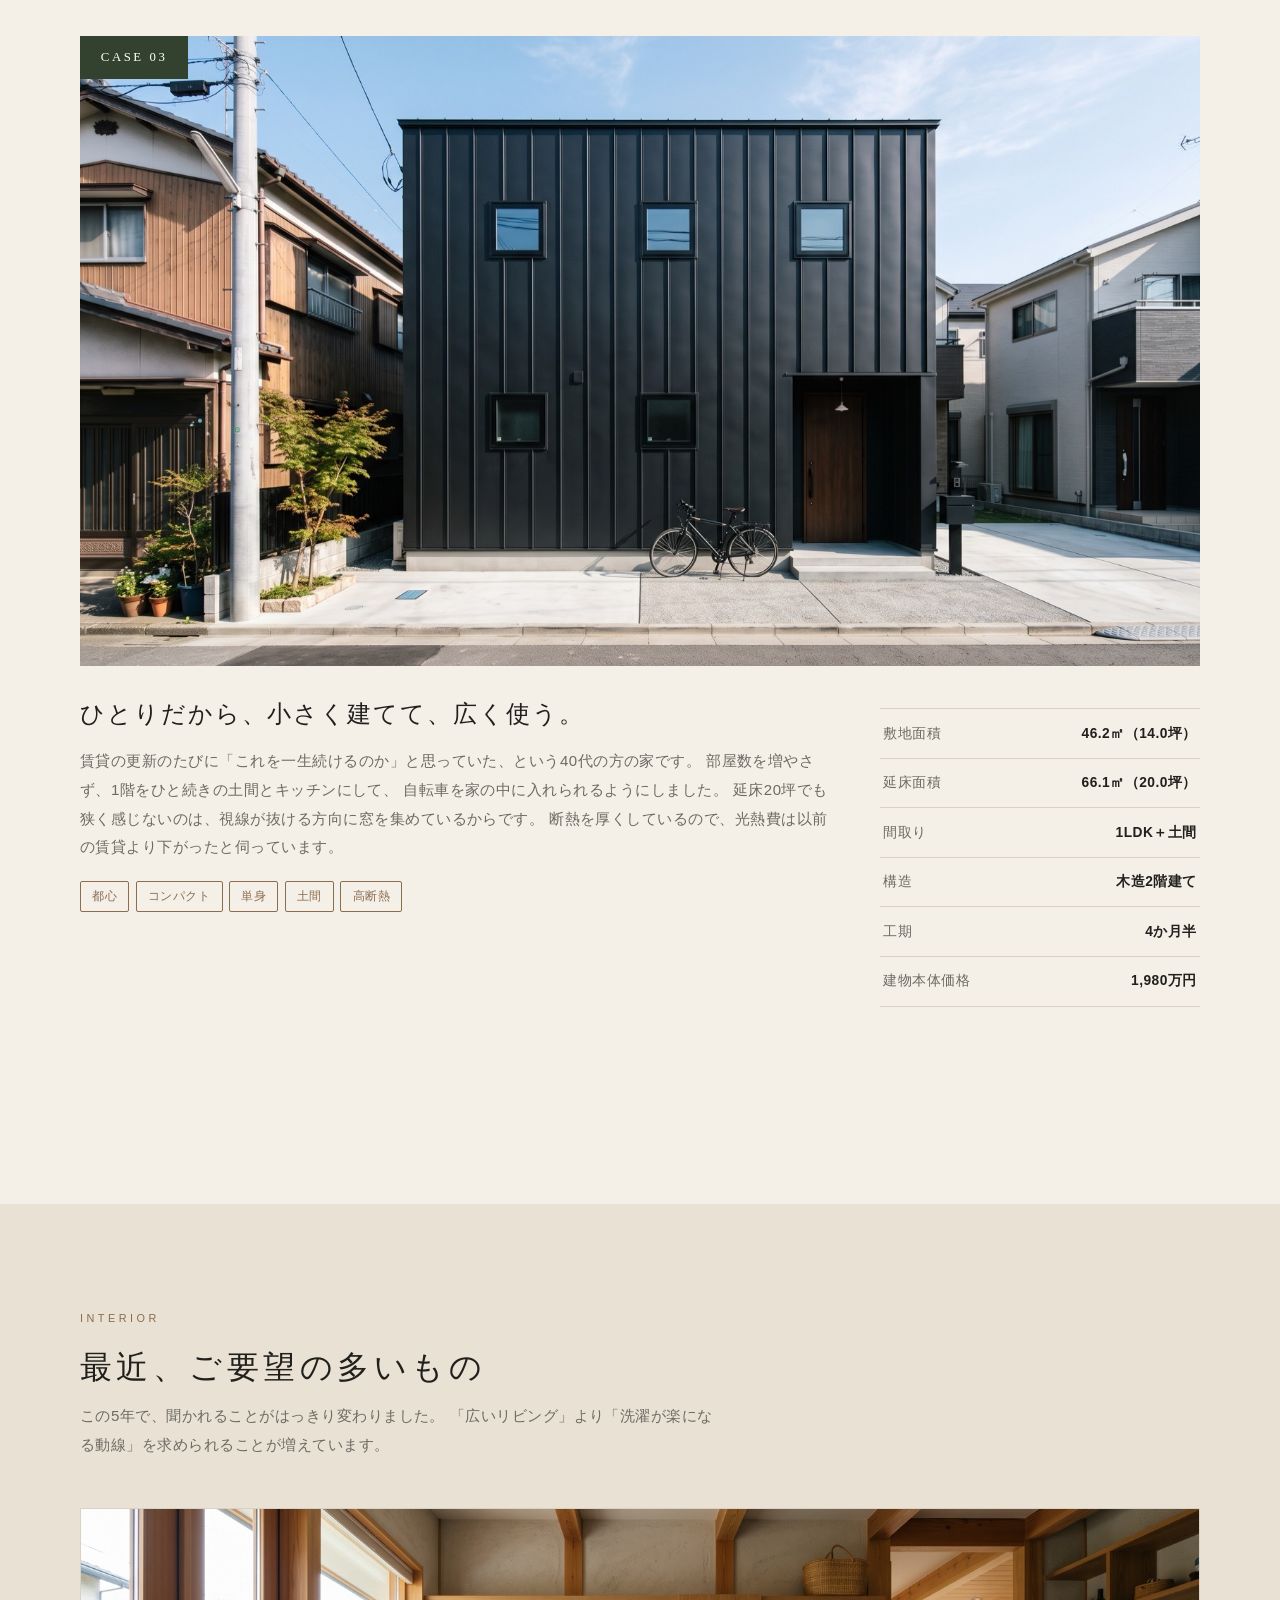
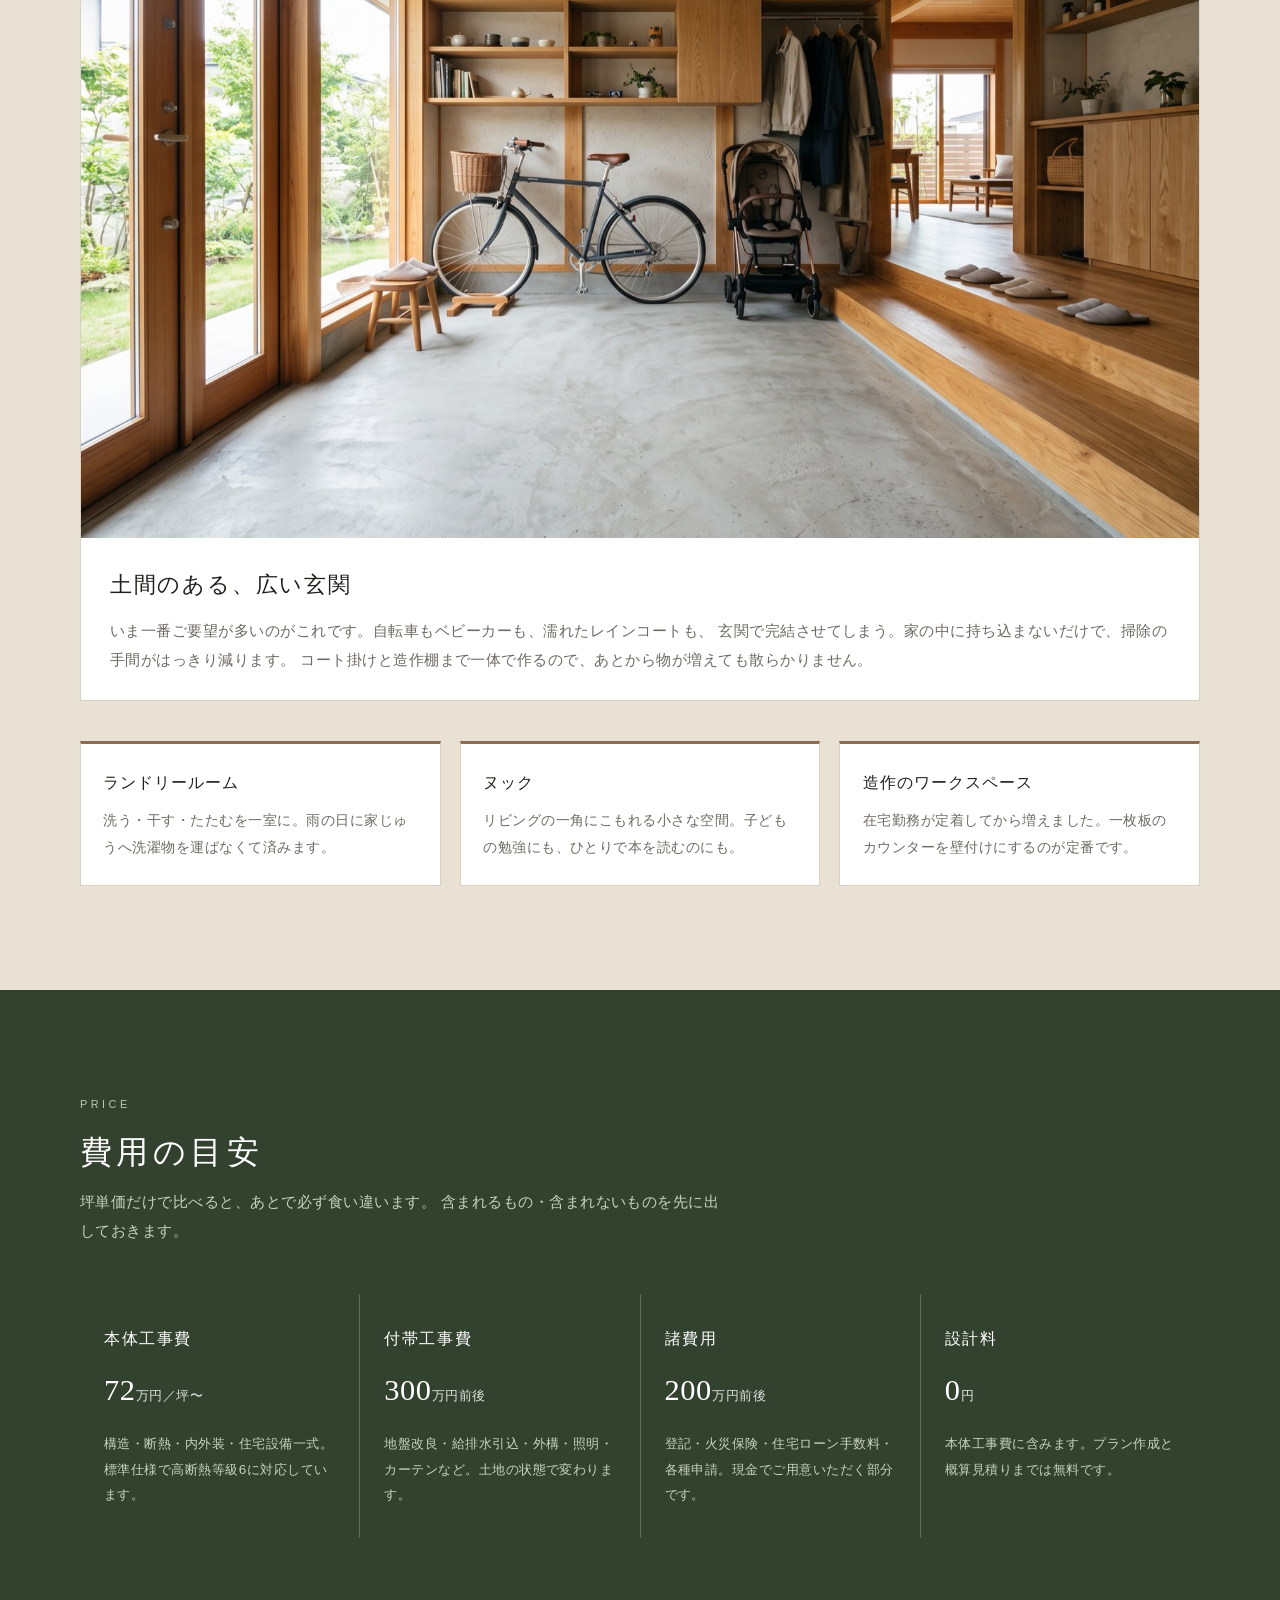
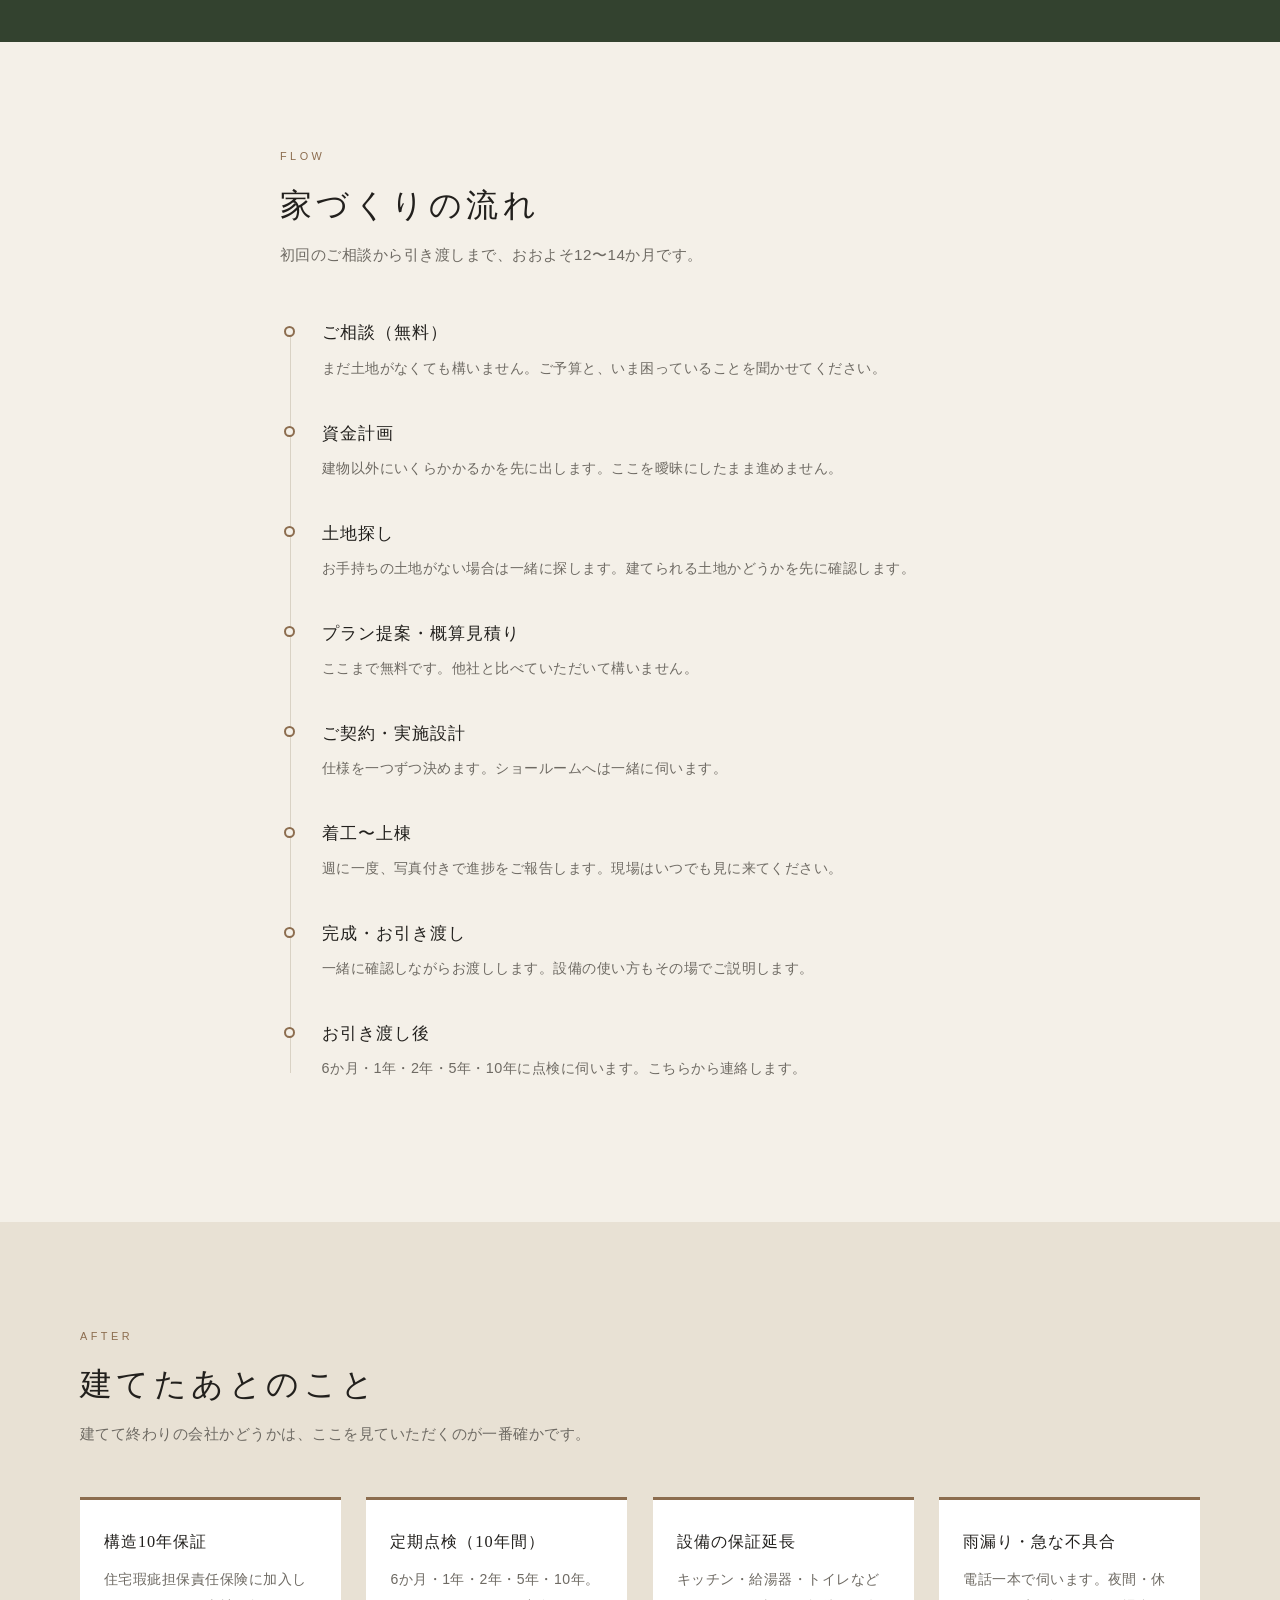
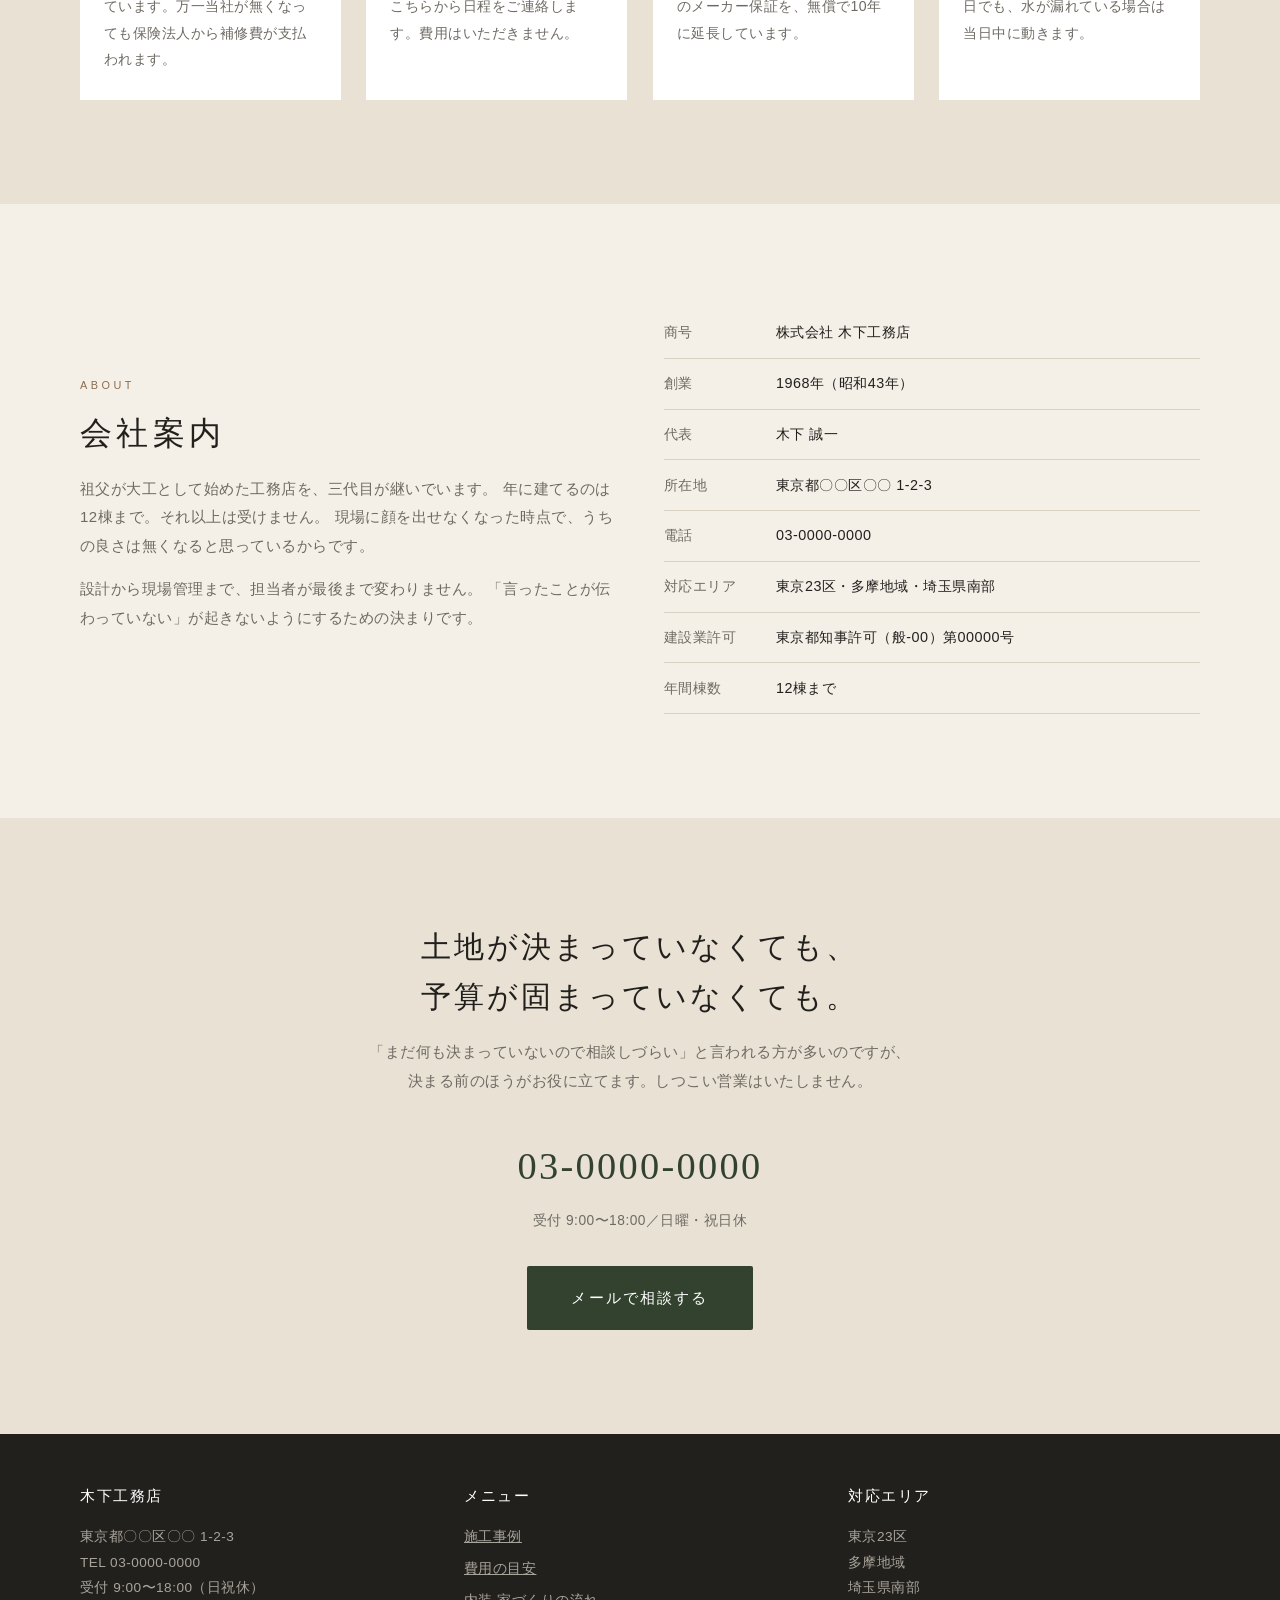
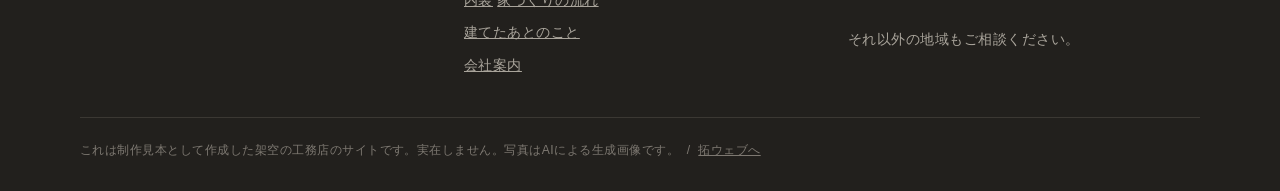
<file: demo/koumuten/index.html>
<!DOCTYPE html>
<html lang="ja">
<head>
<meta charset="UTF-8">
<meta name="viewport" content="width=device-width, initial-scale=1">
<title>【制作サンプル】木下工務店｜東京・埼玉の注文住宅</title>
<meta name="description" content="※これはホームページ制作の見本として作成した架空の工務店です。実在しません。">
<meta name="robots" content="noindex, nofollow">
<style>
/* ============================================================
   工務店サイト専用スタイル
   共通CSSは使わない。業種ごとに骨格から変えないと差別化できないため。
   狙い：写真が主役。文字は控えめ。木と土の色。明朝体で落ち着きを出す。
   ============================================================ */
*,*::before,*::after{box-sizing:border-box}
:root{
  --moss:#33422f;      /* 深い緑 */
  --moss-d:#222d20;
  --clay:#8c6d4f;      /* 土・木 */
  --kinari:#f4f0e8;    /* 生成り */
  --kinari-d:#e8e1d4;
  --sumi:#22201d;
  --gray:#6e6a63;
  --line:#d9d2c4;
  --min:"Hiragino Mincho ProN","Yu Mincho","YuMincho",serif;
  --go:"Hiragino Kaku Gothic ProN","Hiragino Sans","Yu Gothic",Meiryo,sans-serif;
}
html{-webkit-text-size-adjust:100%;scroll-behavior:smooth}
html,body{overflow-x:clip;max-width:100%}
body{margin:0;font-family:var(--go);color:var(--sumi);background:var(--kinari);
     line-height:1.9;letter-spacing:.03em;font-size:16px}
img{max-width:100%;height:auto;display:block}
a{color:inherit}
.wrap{width:min(1120px,100% - 2.4rem);margin-inline:auto}
.narrow{width:min(720px,100% - 2.4rem);margin-inline:auto}

/* ---- ヘッダー：透過して写真に重ねる ----
   ★absoluteの基準はページ全体ではなく .hero-area にする。
     top:0 のままだと上のデモ注記バーの裏にロゴが潜り込む（実測で踏んだ） */
.hero-area{position:relative}
.hd{position:absolute;top:0;left:0;right:0;z-index:20;padding:1.4rem 0}
.hd .wrap{display:flex;align-items:center;justify-content:space-between;gap:1rem}
.logo{font-family:var(--min);font-size:1.25rem;letter-spacing:.22em;color:#fff;
      text-decoration:none;text-shadow:0 2px 12px rgba(0,0,0,.5)}
.logo small{display:block;font-family:var(--go);font-size:.6rem;letter-spacing:.3em;opacity:.85;margin-top:.2rem}
.hd nav{display:flex;gap:1.6rem;align-items:center}
.hd nav a{color:#fff;text-decoration:none;font-size:.88rem;text-shadow:0 2px 10px rgba(0,0,0,.5)}
.hd .tel{background:rgba(255,255,255,.16);border:1px solid rgba(255,255,255,.5);
         padding:.5rem 1.2rem;border-radius:2px;backdrop-filter:blur(6px)}
@media(max-width:880px){.hd nav a:not(.tel){display:none}}

/* ---- ヒーロー：全画面写真 ---- */
.hero{position:relative;min-height:min(94vh,760px);display:flex;align-items:flex-end;
      color:#fff;overflow:hidden}
.hero img{position:absolute;inset:0;width:100%;height:100%;object-fit:cover;z-index:0}
.hero::after{content:"";position:absolute;inset:0;z-index:1;
  background:linear-gradient(180deg,rgba(20,25,18,.55) 0%,rgba(20,25,18,.15) 38%,rgba(20,25,18,.82) 100%)}
.hero .inner{position:relative;z-index:2;padding-bottom:clamp(3rem,8vw,6rem);width:100%}
.hero h1{font-family:var(--min);font-weight:400;margin:0 0 1.2rem;
  font-size:clamp(1.6rem,4.6vw,3rem);line-height:1.65;letter-spacing:.08em;
  text-shadow:0 2px 20px rgba(0,0,0,.4)}
.hero p{margin:0;max-width:34rem;font-size:clamp(.9rem,2vw,1rem);opacity:.95;
  text-shadow:0 1px 12px rgba(0,0,0,.5)}
.scroll-hint{position:absolute;bottom:1.2rem;left:50%;transform:translateX(-50%);z-index:3;
  font-size:.65rem;letter-spacing:.3em;opacity:.8}

/* ---- セクション ---- */
section{padding:clamp(3.5rem,9vw,6.5rem) 0}
.sec-t{font-family:var(--min);font-weight:400;font-size:clamp(1.35rem,3.4vw,2rem);
  letter-spacing:.14em;margin:0 0 .6rem;line-height:1.6}
.sec-en{font-size:.68rem;letter-spacing:.32em;color:var(--clay);display:block;margin-bottom:.8rem}
.sec-lead{color:var(--gray);margin:0 0 3rem;max-width:40rem;font-size:.95rem}

/* ---- 施工事例：写真を主役に ---- */
.case{margin-bottom:clamp(3rem,7vw,5rem)}
.case-photo{position:relative;overflow:hidden;background:var(--kinari-d)}
.case-photo img{width:100%;aspect-ratio:16/9;object-fit:cover;transition:transform .9s ease}
.case:hover .case-photo img{transform:scale(1.03)}
.case-no{position:absolute;top:0;left:0;background:var(--moss);color:#fff;
  font-family:var(--min);font-size:.8rem;letter-spacing:.2em;padding:.6rem 1.3rem;z-index:2}
.case-body{display:grid;grid-template-columns:1fr 320px;gap:2.5rem;padding-top:1.8rem;align-items:start}
@media(max-width:820px){.case-body{grid-template-columns:1fr;gap:1.5rem}}
.case h3{font-family:var(--min);font-weight:400;font-size:clamp(1.15rem,2.6vw,1.5rem);
  margin:0 0 .9rem;letter-spacing:.08em;line-height:1.6}
.case p{margin:0;color:var(--gray);font-size:.94rem}
.spec{border-top:1px solid var(--line);font-size:.86rem}
.spec div{display:flex;justify-content:space-between;gap:1rem;padding:.7rem .2rem;
  border-bottom:1px solid var(--line)}
.spec dt{color:var(--gray);margin:0}
.spec dd{margin:0;font-weight:700;text-align:right}
.tagrow{display:flex;flex-wrap:wrap;gap:.4rem;margin-top:1.2rem}
.tagrow span{font-size:.75rem;border:1px solid var(--clay);color:var(--clay);
  padding:.2rem .7rem;border-radius:2px}

/* ---- 流れ：縦の線でつなぐ ---- */
.flow{position:relative;padding-left:2.6rem}
.flow::before{content:"";position:absolute;left:.62rem;top:.6rem;bottom:.6rem;width:1px;background:var(--line)}
.flow li{position:relative;list-style:none;margin-bottom:2.2rem}
.flow li::before{content:"";position:absolute;left:-2.35rem;top:.55rem;width:11px;height:11px;
  border-radius:50%;background:var(--kinari);border:2px solid var(--clay)}
.flow h4{font-family:var(--min);font-weight:400;font-size:1.05rem;margin:0 0 .35rem;letter-spacing:.06em}
.flow p{margin:0;color:var(--gray);font-size:.9rem}
.flow ol{padding:0;margin:0}

/* ---- 内装セクション ---- */
.feature{margin:0 0 2.5rem;background:#fff;border:1px solid var(--line)}
.feature img{width:100%;aspect-ratio:16/9;object-fit:cover}
.feature figcaption{padding:1.6rem 1.8rem}
.feature h3{font-family:var(--min);font-weight:400;margin:0 0 .7rem;
  font-size:clamp(1.1rem,2.6vw,1.4rem);letter-spacing:.08em}
.feature p{margin:0;color:var(--gray);font-size:.94rem}
.grid3{display:grid;grid-template-columns:repeat(auto-fit,minmax(240px,1fr));gap:1.2rem}
.grid3 div{background:#fff;border:1px solid var(--line);padding:1.5rem 1.4rem;
  border-top:3px solid var(--clay)}
.grid3 h4{font-family:var(--min);font-weight:400;margin:0 0 .5rem;font-size:1.02rem;letter-spacing:.06em}
.grid3 p{margin:0;color:var(--gray);font-size:.88rem}

/* ---- 価格 ---- */
.price-band{background:var(--moss);color:#fff}
.price-band .sec-t{color:#fff}
.price-band .sec-en{color:#b9c9ae}
.price-band .sec-lead{color:#c8d2c1}
.pgrid{display:grid;grid-template-columns:repeat(auto-fit,minmax(230px,1fr));gap:1px;background:rgba(255,255,255,.22)}
.pgrid > div{background:var(--moss);padding:1.9rem 1.5rem}
.pgrid h4{font-family:var(--min);font-weight:400;margin:0 0 .5rem;font-size:1rem;letter-spacing:.1em}
.pgrid .amt{font-size:1.9rem;font-family:var(--min);letter-spacing:.02em}
.pgrid .amt small{font-size:.8rem;opacity:.85}
.pgrid p{margin:.7rem 0 0;font-size:.84rem;color:#c8d2c1}

/* ---- 保証 ---- */
.guar{display:grid;grid-template-columns:repeat(auto-fit,minmax(220px,1fr));gap:1.6rem}
.guar div{background:#fff;padding:1.7rem 1.5rem;border-top:3px solid var(--clay)}
.guar h4{font-family:var(--min);font-weight:400;margin:0 0 .5rem;font-size:1.02rem;letter-spacing:.06em}
.guar p{margin:0;color:var(--gray);font-size:.88rem}

/* ---- 会社案内 ---- */
.about{display:grid;grid-template-columns:1fr 1fr;gap:3rem;align-items:center}
@media(max-width:820px){.about{grid-template-columns:1fr;gap:2rem}}
.about dl{display:grid;grid-template-columns:7rem 1fr;font-size:.9rem;margin:0}
.about dt{color:var(--gray);padding:.7rem 0;border-bottom:1px solid var(--line)}
.about dd{margin:0;padding:.7rem 0;border-bottom:1px solid var(--line)}

/* ---- CTA ---- */
.cta{background:var(--kinari-d);text-align:center}
.cta h2{font-family:var(--min);font-weight:400;font-size:clamp(1.3rem,3.4vw,1.9rem);
  letter-spacing:.1em;margin:0 0 1rem;line-height:1.65}
.cta p{color:var(--gray);margin:0 auto 2.2rem;max-width:34rem;font-size:.93rem}
.btn{display:inline-block;background:var(--moss);color:#fff;text-decoration:none;
  padding:1.1rem 2.8rem;letter-spacing:.14em;font-size:.95rem;border-radius:2px;
  transition:background .2s}
.btn:hover{background:var(--moss-d)}
.telbig{display:block;font-family:var(--min);font-size:clamp(1.7rem,5vw,2.4rem);
  color:var(--moss);text-decoration:none;letter-spacing:.06em;margin-bottom:.3rem}

/* ---- フッター ---- */
footer{background:var(--sumi);color:#a9a49b;padding:3rem 0 1.8rem;font-size:.85rem}
footer .cols{display:grid;grid-template-columns:repeat(auto-fit,minmax(200px,1fr));gap:2rem;margin-bottom:2rem}
footer h5{color:#fff;font-family:var(--min);font-weight:400;margin:0 0 .8rem;letter-spacing:.1em;font-size:.95rem}
footer p,footer ul{margin:0}
footer ul{list-style:none;padding:0}
footer li{margin-bottom:.4rem}
.copy{border-top:1px solid #3b3833;padding-top:1.3rem;font-size:.76rem;color:#7d7871}

/* ---- デモ注記 ---- */
.demo-note{background:#7a4a12;color:#fff;text-align:center;padding:.65rem 1rem;font-size:.82rem;
  position:relative;z-index:30;line-height:1.7}
.demo-note a{color:#ffdba8;font-weight:700}

.reveal{opacity:0;transform:translateY(16px);transition:opacity .8s ease,transform .8s ease}
.reveal.in{opacity:1;transform:none}
@media(prefers-reduced-motion:reduce){.reveal{opacity:1;transform:none;transition:none}html{scroll-behavior:auto}}
</style>
</head>
<body>

<div class="demo-note">
  これはホームページ制作の<strong>見本</strong>として作成した<strong>架空の工務店</strong>です。実在しません。
  掲載写真はAIで生成したイメージです。 <a href="../../">拓ウェブ（制作サービス）へ戻る</a>
</div>

<div class="hero-area">
<header class="hd">
  <div class="wrap">
    <a class="logo" href="./">木下工務店<small>KINOSHITA KOMUTEN</small></a>
    <nav>
      <a href="#works">施工事例</a>
      <a href="#interior">内装</a>
      <a href="#flow">家づくりの流れ</a>
      <a href="#price">費用の目安</a>
      <a href="#about">会社案内</a>
      <a href="tel:0300000000" class="tel">03-0000-0000</a>
    </nav>
  </div>
</header>

<div class="hero">
  <img src="img/02-kogai-hiraya.jpg" alt="郊外に建つ片流れ屋根の平屋。ウッドデッキと芝生の庭">
  <div class="inner">
    <div class="wrap">
      <h1>家は、建てたあとのほうが<br>ずっと長い。</h1>
      <p>
        だから私たちは、引き渡しの日をゴールにしません。
        東京と埼玉で、30年先も直しながら住み継げる家を建てています。
      </p>
    </div>
  </div>
  <div class="scroll-hint">SCROLL</div>
</div>
</div><!-- /.hero-area -->

<!-- ============================ 施工事例 -->
<section id="works">
  <div class="wrap">
    <div class="reveal">
      <span class="sec-en">WORKS</span>
      <h2 class="sec-t">施工事例</h2>
      <p class="sec-lead">
        同じ図面の家はひとつもありません。土地の形も、暮らす人数も、ご予算も違うからです。
        実際にお引き渡しした家を、条件と費用まで含めてご紹介します。
      </p>
    </div>

    <article class="case reveal">
      <div class="case-photo">
        <span class="case-no">CASE 01</span>
        <img src="img/01-toshin-family.jpg" alt="都心の住宅密集地に建つ3階建て狭小住宅。1階はビルトインガレージ" loading="lazy">
      </div>
      <div class="case-body">
        <div>
          <h3>土地18坪。縦に伸ばして、4人で暮らす。</h3>
          <p>
            「この広さで4人は無理」と3社に断られたご家族の家です。
            横に取れない面積を縦に伸ばし、1階は車を入れて土間収納へつなげました。
            階段を家の中心に置き、そのまわりを回遊できるようにすることで、
            廊下をほとんど作らずに部屋を確保しています。
            3階の子ども部屋は、将来2つに仕切れる大きな1部屋にしました。
          </p>
          <div class="tagrow">
            <span>都心</span><span>狭小地</span><span>3階建て</span><span>ビルトインガレージ</span><span>4人家族</span>
          </div>
        </div>
        <dl class="spec">
          <div><dt>敷地面積</dt><dd>59.6㎡（18.0坪）</dd></div>
          <div><dt>延床面積</dt><dd>98.4㎡（29.8坪）</dd></div>
          <div><dt>間取り</dt><dd>3LDK＋土間収納</dd></div>
          <div><dt>構造</dt><dd>木造3階建て</dd></div>
          <div><dt>工期</dt><dd>6か月</dd></div>
          <div><dt>建物本体価格</dt><dd>2,780万円</dd></div>
        </dl>
      </div>
    </article>

    <article class="case reveal">
      <div class="case-photo">
        <span class="case-no">CASE 02</span>
        <img src="img/02-kogai-hiraya.jpg" alt="郊外の平屋。片流れ屋根、ガルバリウムと木のツートン外壁、ウッドデッキ" loading="lazy">
      </div>
      <div class="case-body">
        <div>
          <h3>階段のない家で、老後まで。</h3>
          <p>
            お子さまが独立されたあとを見据えて、平屋を選ばれたご夫婦の家です。
            「掃除機を持って階段を上がるのがもう嫌」という一言から設計が始まりました。
            洗う・干す・しまうを一室にまとめ、寝室からトイレまで4歩。
            将来車椅子になっても回れるよう、廊下と入口の幅を先に決めてから間取りを組んでいます。
          </p>
          <div class="tagrow">
            <span>郊外</span><span>平屋</span><span>バリアフリー先取り</span><span>ランドリールーム</span><span>夫婦2人</span>
          </div>
        </div>
        <dl class="spec">
          <div><dt>敷地面積</dt><dd>231.4㎡（70.0坪）</dd></div>
          <div><dt>延床面積</dt><dd>92.7㎡（28.0坪）</dd></div>
          <div><dt>間取り</dt><dd>2LDK＋ランドリールーム</dd></div>
          <div><dt>構造</dt><dd>木造平屋建て</dd></div>
          <div><dt>工期</dt><dd>5か月</dd></div>
          <div><dt>建物本体価格</dt><dd>2,450万円</dd></div>
        </dl>
      </div>
    </article>

    <article class="case reveal">
      <div class="case-photo">
        <span class="case-no">CASE 03</span>
        <img src="img/03-tanshin-minimal.jpg" alt="黒いガルバリウム外壁のコンパクトな2階建て。単身者向けのミニマルな住宅" loading="lazy">
      </div>
      <div class="case-body">
        <div>
          <h3>ひとりだから、小さく建てて、広く使う。</h3>
          <p>
            賃貸の更新のたびに「これを一生続けるのか」と思っていた、という40代の方の家です。
            部屋数を増やさず、1階をひと続きの土間とキッチンにして、
            自転車を家の中に入れられるようにしました。
            延床20坪でも狭く感じないのは、視線が抜ける方向に窓を集めているからです。
            断熱を厚くしているので、光熱費は以前の賃貸より下がったと伺っています。
          </p>
          <div class="tagrow">
            <span>都心</span><span>コンパクト</span><span>単身</span><span>土間</span><span>高断熱</span>
          </div>
        </div>
        <dl class="spec">
          <div><dt>敷地面積</dt><dd>46.2㎡（14.0坪）</dd></div>
          <div><dt>延床面積</dt><dd>66.1㎡（20.0坪）</dd></div>
          <div><dt>間取り</dt><dd>1LDK＋土間</dd></div>
          <div><dt>構造</dt><dd>木造2階建て</dd></div>
          <div><dt>工期</dt><dd>4か月半</dd></div>
          <div><dt>建物本体価格</dt><dd>1,980万円</dd></div>
        </dl>
      </div>
    </article>
  </div>
</section>

<!-- ============================ 内装 -->
<section id="interior" style="background:var(--kinari-d)">
  <div class="wrap">
    <div class="reveal">
      <span class="sec-en">INTERIOR</span>
      <h2 class="sec-t">最近、ご要望の多いもの</h2>
      <p class="sec-lead">
        この5年で、聞かれることがはっきり変わりました。
        「広いリビング」より「洗濯が楽になる動線」を求められることが増えています。
      </p>
    </div>

    <figure class="feature reveal">
      <img src="img/04-doma.jpg" alt="土間のある広い玄関。自転車とベビーカーがそのまま置かれ、壁面に木の造作棚がある" loading="lazy">
      <figcaption>
        <h3>土間のある、広い玄関</h3>
        <p>
          いま一番ご要望が多いのがこれです。自転車もベビーカーも、濡れたレインコートも、
          玄関で完結させてしまう。家の中に持ち込まないだけで、掃除の手間がはっきり減ります。
          コート掛けと造作棚まで一体で作るので、あとから物が増えても散らかりません。
        </p>
      </figcaption>
    </figure>

    <div class="grid3 reveal">
      <div>
        <h4>ランドリールーム</h4>
        <p>洗う・干す・たたむを一室に。雨の日に家じゅうへ洗濯物を運ばなくて済みます。</p>
      </div>
      <div>
        <h4>ヌック</h4>
        <p>リビングの一角にこもれる小さな空間。子どもの勉強にも、ひとりで本を読むのにも。</p>
      </div>
      <div>
        <h4>造作のワークスペース</h4>
        <p>在宅勤務が定着してから増えました。一枚板のカウンターを壁付けにするのが定番です。</p>
      </div>
    </div>
  </div>
</section>

<!-- ============================ 費用 -->
<section id="price" class="price-band">
  <div class="wrap">
    <div class="reveal">
      <span class="sec-en">PRICE</span>
      <h2 class="sec-t">費用の目安</h2>
      <p class="sec-lead">
        坪単価だけで比べると、あとで必ず食い違います。
        含まれるもの・含まれないものを先に出しておきます。
      </p>
    </div>
    <div class="pgrid reveal">
      <div>
        <h4>本体工事費</h4>
        <div class="amt">72<small>万円／坪〜</small></div>
        <p>構造・断熱・内外装・住宅設備一式。標準仕様で高断熱等級6に対応しています。</p>
      </div>
      <div>
        <h4>付帯工事費</h4>
        <div class="amt">300<small>万円前後</small></div>
        <p>地盤改良・給排水引込・外構・照明・カーテンなど。土地の状態で変わります。</p>
      </div>
      <div>
        <h4>諸費用</h4>
        <div class="amt">200<small>万円前後</small></div>
        <p>登記・火災保険・住宅ローン手数料・各種申請。現金でご用意いただく部分です。</p>
      </div>
      <div>
        <h4>設計料</h4>
        <div class="amt">0<small>円</small></div>
        <p>本体工事費に含みます。プラン作成と概算見積りまでは無料です。</p>
      </div>
    </div>
  </div>
</section>

<!-- ============================ 流れ -->
<section id="flow">
  <div class="narrow">
    <div class="reveal">
      <span class="sec-en">FLOW</span>
      <h2 class="sec-t">家づくりの流れ</h2>
      <p class="sec-lead">初回のご相談から引き渡しまで、おおよそ12〜14か月です。</p>
    </div>
    <div class="flow reveal">
      <ol>
        <li><h4>ご相談（無料）</h4><p>まだ土地がなくても構いません。ご予算と、いま困っていることを聞かせてください。</p></li>
        <li><h4>資金計画</h4><p>建物以外にいくらかかるかを先に出します。ここを曖昧にしたまま進めません。</p></li>
        <li><h4>土地探し</h4><p>お手持ちの土地がない場合は一緒に探します。建てられる土地かどうかを先に確認します。</p></li>
        <li><h4>プラン提案・概算見積り</h4><p>ここまで無料です。他社と比べていただいて構いません。</p></li>
        <li><h4>ご契約・実施設計</h4><p>仕様を一つずつ決めます。ショールームへは一緒に伺います。</p></li>
        <li><h4>着工〜上棟</h4><p>週に一度、写真付きで進捗をご報告します。現場はいつでも見に来てください。</p></li>
        <li><h4>完成・お引き渡し</h4><p>一緒に確認しながらお渡しします。設備の使い方もその場でご説明します。</p></li>
        <li><h4>お引き渡し後</h4><p>6か月・1年・2年・5年・10年に点検に伺います。こちらから連絡します。</p></li>
      </ol>
    </div>
  </div>
</section>

<!-- ============================ 保証 -->
<section id="guarantee" style="background:var(--kinari-d)">
  <div class="wrap">
    <div class="reveal">
      <span class="sec-en">AFTER</span>
      <h2 class="sec-t">建てたあとのこと</h2>
      <p class="sec-lead">建てて終わりの会社かどうかは、ここを見ていただくのが一番確かです。</p>
    </div>
    <div class="guar reveal">
      <div><h4>構造10年保証</h4><p>住宅瑕疵担保責任保険に加入しています。万一当社が無くなっても保険法人から補修費が支払われます。</p></div>
      <div><h4>定期点検（10年間）</h4><p>6か月・1年・2年・5年・10年。こちらから日程をご連絡します。費用はいただきません。</p></div>
      <div><h4>設備の保証延長</h4><p>キッチン・給湯器・トイレなどのメーカー保証を、無償で10年に延長しています。</p></div>
      <div><h4>雨漏り・急な不具合</h4><p>電話一本で伺います。夜間・休日でも、水が漏れている場合は当日中に動きます。</p></div>
    </div>
  </div>
</section>

<!-- ============================ 会社案内 -->
<section id="about">
  <div class="wrap">
    <div class="about">
      <div class="reveal">
        <span class="sec-en">ABOUT</span>
        <h2 class="sec-t">会社案内</h2>
        <p style="color:var(--gray);font-size:.94rem">
          祖父が大工として始めた工務店を、三代目が継いでいます。
          年に建てるのは12棟まで。それ以上は受けません。
          現場に顔を出せなくなった時点で、うちの良さは無くなると思っているからです。
        </p>
        <p style="color:var(--gray);font-size:.94rem">
          設計から現場管理まで、担当者が最後まで変わりません。
          「言ったことが伝わっていない」が起きないようにするための決まりです。
        </p>
      </div>
      <div class="reveal">
        <dl>
          <dt>商号</dt><dd>株式会社 木下工務店</dd>
          <dt>創業</dt><dd>1968年（昭和43年）</dd>
          <dt>代表</dt><dd>木下 誠一</dd>
          <dt>所在地</dt><dd>東京都〇〇区〇〇 1-2-3</dd>
          <dt>電話</dt><dd>03-0000-0000</dd>
          <dt>対応エリア</dt><dd>東京23区・多摩地域・埼玉県南部</dd>
          <dt>建設業許可</dt><dd>東京都知事許可（般-00）第00000号</dd>
          <dt>年間棟数</dt><dd>12棟まで</dd>
        </dl>
      </div>
    </div>
  </div>
</section>

<!-- ============================ CTA -->
<section class="cta">
  <div class="narrow">
    <h2>土地が決まっていなくても、<br>予算が固まっていなくても。</h2>
    <p>
      「まだ何も決まっていないので相談しづらい」と言われる方が多いのですが、
      決まる前のほうがお役に立てます。しつこい営業はいたしません。
    </p>
    <a href="tel:0300000000" class="telbig">03-0000-0000</a>
    <p style="margin-bottom:2rem;font-size:.86rem">受付 9:00〜18:00／日曜・祝日休</p>
    <a href="mailto:example@example.com?subject=%E5%AE%B6%E3%81%A5%E3%81%8F%E3%82%8A%E3%81%AE%E3%81%94%E7%9B%B8%E8%AB%87" class="btn">メールで相談する</a>
  </div>
</section>

<footer>
  <div class="wrap">
    <div class="cols">
      <div><h5>木下工務店</h5><p>東京都〇〇区〇〇 1-2-3<br>TEL 03-0000-0000<br>受付 9:00〜18:00（日祝休）</p></div>
      <div><h5>メニュー</h5><ul>
        <li><a href="#works">施工事例</a></li><li><a href="#price">費用の目安</a></li>
        <li><a href="#interior">内装</a>
      <a href="#flow">家づくりの流れ</a></li><li><a href="#guarantee">建てたあとのこと</a></li>
        <li><a href="#about">会社案内</a></li></ul></div>
      <div><h5>対応エリア</h5><p>東京23区<br>多摩地域<br>埼玉県南部<br><br>それ以外の地域もご相談ください。</p></div>
    </div>
    <div class="copy">
      これは制作見本として作成した架空の工務店のサイトです。実在しません。写真はAIによる生成画像です。
      &nbsp;/&nbsp; <a href="../../">拓ウェブへ</a>
    </div>
  </div>
</footer>

<script>
const io=new IntersectionObserver(es=>{es.forEach(e=>{if(e.isIntersecting){e.target.classList.add('in');io.unobserve(e.target)}})},{threshold:.06});
document.querySelectorAll('.reveal').forEach(el=>io.observe(el));
</script>
<noscript><style>.reveal{opacity:1;transform:none}</style></noscript>
</body>
</html>
</file>
